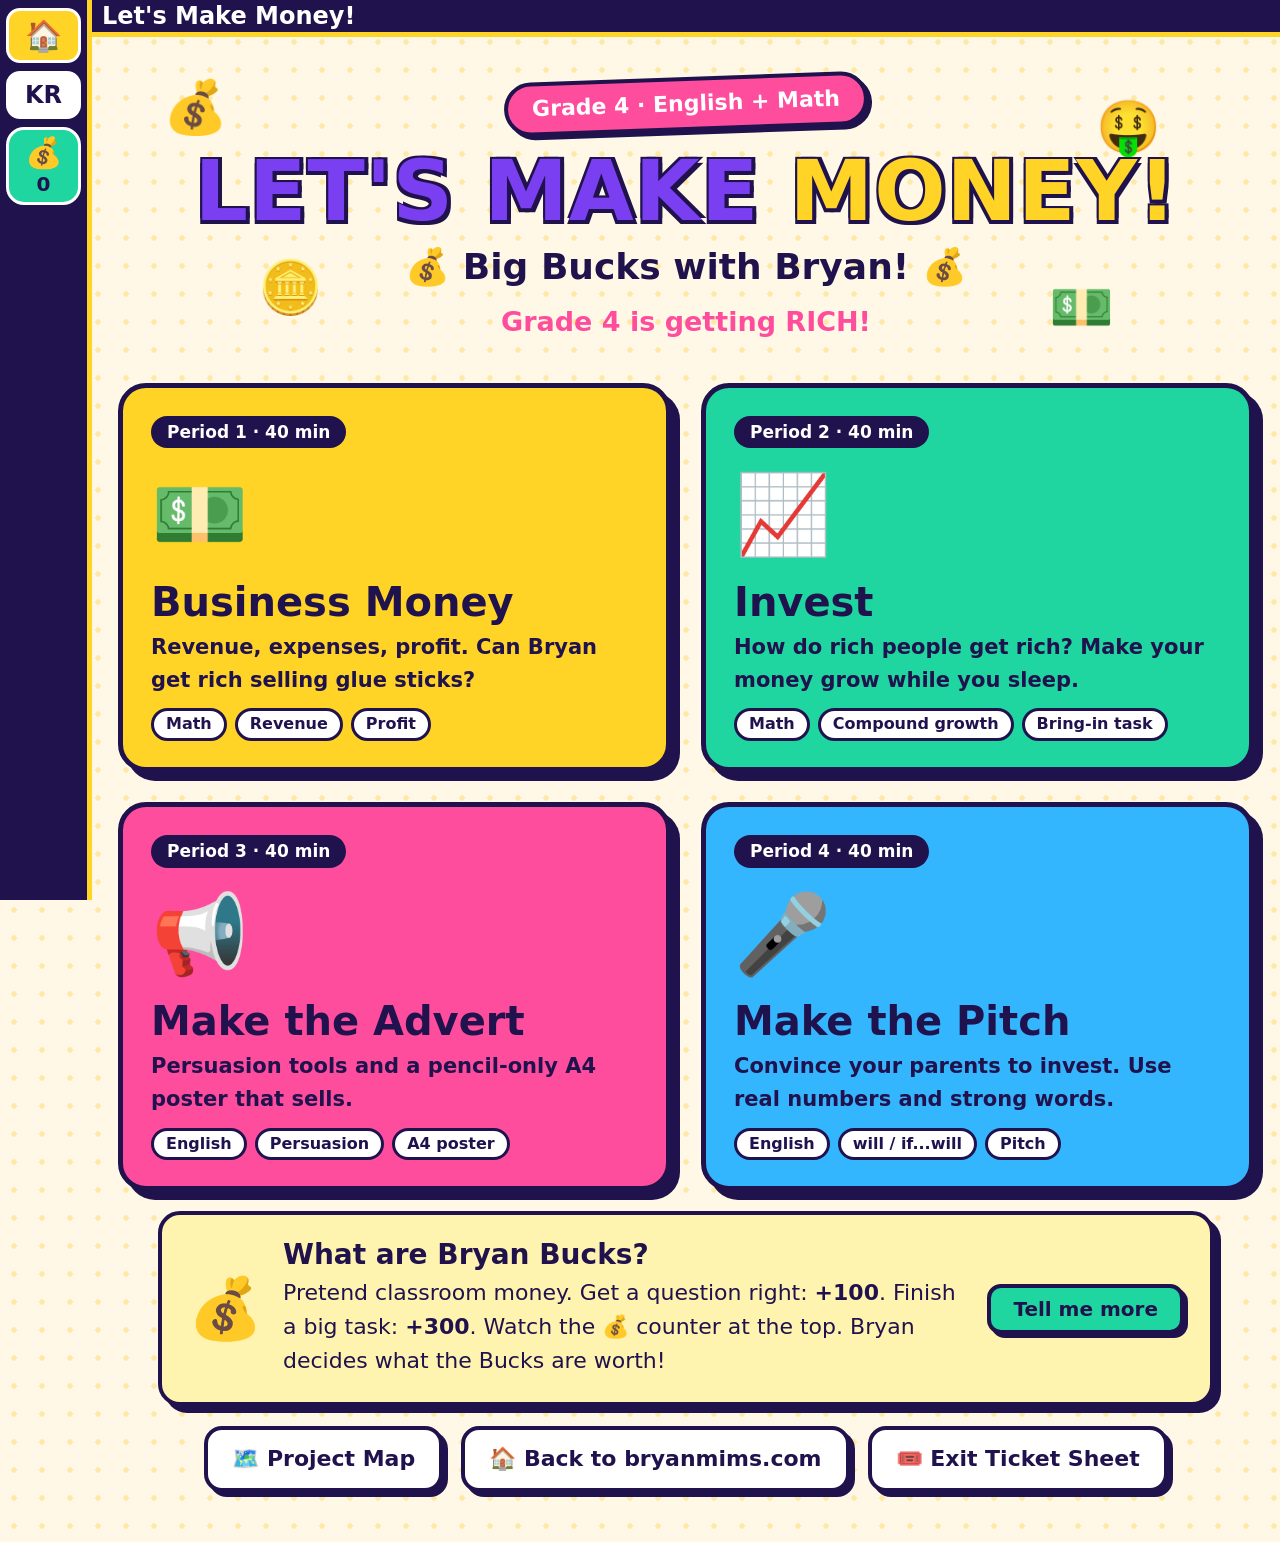
<file: big-bucks-demo.html>
<!DOCTYPE html>
<html lang="en">
<head>
<meta charset="UTF-8">
<meta name="viewport" content="width=device-width, initial-scale=1.0">
<title>Let's Make Money! Grade 4 Business Math Demo | Bryan Mims</title>
<meta name="description" content="Grade 4 ELL project hub: business money, investing, advertising and pitching. Four 40-minute lessons with interactive practice, lesson plans and exit tickets.">
<style>
:root{
  --ink:#20124d; --purple:#7b3ff2; --pink:#ff4d9d; --yellow:#ffd426; --mint:#1fd6a0; --sky:#34b6ff; --orange:#ff8c1a; --cream:#fff8e6; --white:#fff;
  --good:#12a36f; --bad:#e23b4e;
  --font:"Trebuchet MS","Arial Rounded MT Bold","Segoe UI","Apple SD Gothic Neo","Malgun Gothic",system-ui,sans-serif;
}
*{box-sizing:border-box;margin:0;padding:0;}
html{scroll-behavior:smooth;}
body{font-family:var(--font);font-size:22px;line-height:1.55;color:var(--ink);background-color:var(--cream);
  background-image:radial-gradient(#ffe9a8 2.5px,transparent 3px);background-size:28px 28px;min-height:100vh;}
a{color:inherit;text-decoration:none;}
.view{display:none;} .view.on{display:block;}
/* top bar */
.top{position:sticky;top:0;z-index:30;background:var(--ink);color:#fff;display:flex;align-items:center;gap:14px;padding:10px 20px;border-bottom:5px solid var(--yellow);}
.top .home{background:var(--yellow);color:var(--ink);border:3px solid #fff;border-radius:14px;padding:6px 16px;font-weight:900;font-size:19px;cursor:pointer;font-family:inherit;}
.top .ttl{flex:1;font-size:26px;font-weight:900;white-space:nowrap;overflow:hidden;text-overflow:ellipsis;}
.top .bk{background:var(--mint);color:var(--ink);border-radius:30px;padding:6px 18px;font-weight:900;font-size:20px;border:3px solid #fff;white-space:nowrap;}
.tabs{position:sticky;top:62px;z-index:25;background:#fff;border-bottom:5px solid var(--ink);display:flex;gap:8px;overflow-x:auto;padding:10px 16px;}
.tab{flex:0 0 auto;border:4px solid var(--ink);background:#fff;border-radius:16px;padding:8px 18px;font-size:20px;font-weight:900;cursor:pointer;font-family:inherit;color:var(--ink);box-shadow:3px 3px 0 var(--ink);}
.tab:hover{background:var(--cream);} .tab.on{background:var(--c,var(--purple));color:#fff;transform:translate(2px,2px);box-shadow:1px 1px 0 var(--ink);}
.wrap{max-width:1180px;margin:0 auto;padding:30px 22px 90px;}
/* pop cards */
.pop{background:#fff;border:4px solid var(--ink);border-radius:22px;box-shadow:7px 7px 0 var(--ink);padding:24px 26px;margin-bottom:28px;}
.pop.y{background:#fff3b0;} .pop.m{background:#d9fff1;} .pop.p{background:#ffe0f0;} .pop.s{background:#dff3ff;} .pop.v{background:#ece3ff;}
h1,h2,h3,h4{font-weight:900;line-height:1.15;}
h2{font-size:38px;margin-bottom:10px;} h3{font-size:28px;margin-bottom:10px;} h4{font-size:22px;margin-bottom:6px;}
.cols{display:grid;grid-template-columns:1fr 1fr;gap:26px;} @media(max-width:900px){.cols{grid-template-columns:1fr;}}
.timebadge{display:inline-block;background:var(--ink);color:#fff;border-radius:30px;padding:4px 16px;font-size:17px;font-weight:900;margin-bottom:14px;}
.banner{background:var(--purple);color:#fff;border:4px solid var(--ink);border-radius:22px;box-shadow:7px 7px 0 var(--ink);padding:22px 28px;font-size:30px;font-weight:900;margin-bottom:28px;}
.btn{background:var(--purple);color:#fff;border:4px solid var(--ink);border-radius:14px;box-shadow:4px 4px 0 var(--ink);padding:9px 22px;font-size:20px;font-weight:900;cursor:pointer;font-family:inherit;}
.btn:hover{filter:brightness(1.08);} .btn:active{transform:translate(3px,3px);box-shadow:1px 1px 0 var(--ink);}
.btn.y{background:var(--yellow);color:var(--ink);} .btn.m{background:var(--mint);color:var(--ink);} .btn.g{background:#fff;color:var(--ink);} .btn.pk{background:var(--pink);}
.row{display:flex;gap:12px;align-items:center;flex-wrap:wrap;}
input[type=number],input[type=text],select,textarea{font-family:inherit;font-size:22px;padding:9px 14px;border:4px solid var(--ink);border-radius:14px;outline:none;background:#fff;color:var(--ink);}
input[type=number]{width:190px;} input.wide,select.wide,textarea.wide{width:100%;}
input:focus,select:focus,textarea:focus{box-shadow:0 0 0 5px var(--yellow);}
label.l{display:block;font-weight:900;font-size:19px;margin:12px 0 5px;}
.hint{font-size:17px;opacity:.75;}
.note{background:#fff3b0;border:4px dashed var(--ink);border-radius:18px;padding:14px 20px;font-size:19px;margin:16px 0;}
.note.w{background:#ffe0e0;}
/* questions */
.ex{border:4px solid var(--ink);border-radius:18px;padding:16px 20px;margin-bottom:14px;background:#fff;}
.ex.ok{background:#d7f9e8;border-color:var(--good);} .ex.bad{background:#ffe3e6;border-color:var(--bad);}
.qt{font-size:22px;margin-bottom:10px;} .qn{display:inline-flex;width:36px;height:36px;border-radius:50%;background:var(--pink);color:#fff;align-items:center;justify-content:center;font-weight:900;margin-right:10px;font-size:19px;border:3px solid var(--ink);}
.fb{font-weight:900;font-size:19px;margin-top:8px;min-height:24px;} .fb.ok{color:var(--good);} .fb.bad{color:var(--bad);}
.mc .opts{display:grid;grid-template-columns:repeat(auto-fit,minmax(240px,1fr));gap:10px;}
.opt{border:4px solid var(--ink);border-radius:14px;background:#fff;padding:10px 14px;font-size:20px;font-weight:700;cursor:pointer;font-family:inherit;color:var(--ink);text-align:left;}
.opt:hover{background:var(--cream);} .opt.right{background:#a6f2cf;} .opt.wrong{background:#ffc2c9;}
/* flip cards */
.flipgrid{display:grid;grid-template-columns:repeat(auto-fill,minmax(250px,1fr));gap:16px;}
.flip{perspective:900px;height:160px;cursor:pointer;} .f-in{position:relative;width:100%;height:100%;transition:transform .5s;transform-style:preserve-3d;} .flip.on .f-in{transform:rotateY(180deg);}
.front,.back{position:absolute;inset:0;backface-visibility:hidden;border:4px solid var(--ink);border-radius:18px;display:flex;flex-direction:column;align-items:center;justify-content:center;padding:12px;text-align:center;box-shadow:4px 4px 0 var(--ink);}
.front{background:var(--c,var(--yellow));font-size:30px;font-weight:900;} .back{background:#fff;transform:rotateY(180deg);font-size:19px;}
.back i{font-size:17px;opacity:.8;margin-top:6px;}
/* tally */
.tallies{display:grid;gap:10px;} .tally{display:flex;justify-content:space-between;align-items:center;border:4px solid var(--ink);border-radius:14px;padding:10px 16px;background:#fff;font-size:20px;font-weight:800;cursor:pointer;font-family:inherit;color:var(--ink);text-align:left;gap:10px;}
.tally:hover{background:var(--cream);} .tally .cnt{background:var(--yellow);border:3px solid var(--ink);border-radius:30px;min-width:48px;text-align:center;padding:0 10px;font-size:22px;}
/* slides */
.slides .stage{position:relative;min-height:430px;}
.slide{display:none;background:#fff;border:4px solid var(--ink);border-radius:26px;box-shadow:8px 8px 0 var(--ink);padding:34px 40px;min-height:430px;animation:pop .35s;}
.slide.on{display:block;} @keyframes pop{from{transform:scale(.97);opacity:.4}to{transform:none;opacity:1}}
.slide h3{font-size:36px;} .slide p{font-size:26px;margin:10px 0;} .slide .big{font-size:56px;font-weight:900;line-height:1.1;}
.slide ul{margin:10px 0 10px 28px;font-size:25px;} .slide li{margin:6px 0;}
.snav{display:flex;justify-content:space-between;align-items:center;margin:20px 0 28px;gap:12px;}
.dots{display:flex;gap:7px;flex-wrap:wrap;justify-content:center;} .dots i{width:16px;height:16px;border-radius:50%;background:#fff;border:3px solid var(--ink);display:block;} .dots i.on{background:var(--pink);}
.eq{display:flex;flex-wrap:wrap;gap:12px;align-items:center;justify-content:center;font-size:36px;font-weight:900;margin:18px 0;}
.eq span.t{padding:8px 22px;border:4px solid var(--ink);border-radius:16px;box-shadow:4px 4px 0 var(--ink);}
.t.in{background:var(--mint);} .t.out{background:#ff8f9c;} .t.keep{background:var(--yellow);} .t.pl{background:#fff;} .t.pu{background:#d6c4ff;}
.three{display:grid;grid-template-columns:repeat(auto-fit,minmax(230px,1fr));gap:18px;margin-top:20px;}
.three div.c{border:4px solid var(--ink);border-radius:20px;padding:18px;text-align:center;box-shadow:5px 5px 0 var(--ink);font-size:22px;} .three .c .em{font-size:52px;display:block;} .three .c b{display:block;font-size:30px;}
.table{width:100%;border-collapse:collapse;font-size:22px;margin:10px 0;} .table th{background:var(--ink);color:#fff;padding:10px 14px;text-align:left;} .table td{padding:10px 14px;border-bottom:3px solid #eadfc2;} .table td.n{text-align:right;font-weight:900;} .table tr.hl td{background:var(--yellow);font-weight:900;}
/* lab */
.lab{display:grid;grid-template-columns:1fr 1fr;gap:24px;} @media(max-width:900px){.lab{grid-template-columns:1fr;}}
.lab input[type=range]{width:100%;accent-color:var(--pink);height:30px;} .lab .v{font-size:28px;font-weight:900;color:var(--purple);}
.result .rr{display:flex;justify-content:space-between;font-size:24px;font-weight:800;padding:8px 0;border-bottom:3px dashed #cdbd8a;} .result .rr.final{font-size:34px;border-bottom:none;}
.bars{margin:12px 0;} .bar{height:30px;border:3px solid var(--ink);border-radius:10px;margin:6px 0;position:relative;background:#fff;overflow:hidden;} .bar i{display:block;height:100%;transition:width .3s;} .bar span{position:absolute;left:10px;top:0;font-size:17px;font-weight:900;line-height:24px;}
/* paths */
.pathgrid{display:grid;grid-template-columns:repeat(auto-fit,minmax(260px,1fr));gap:16px;}
.pathcard{border:4px solid var(--ink);border-radius:18px;background:#fff;padding:12px;} .path{width:100%;background:var(--sky);border:3px solid var(--ink);border-radius:12px;padding:10px;font-size:21px;font-weight:900;cursor:pointer;font-family:inherit;color:var(--ink);} .pathcard .res{font-size:19px;margin-top:10px;} .pathcard .res[hidden]{display:none;}
/* skill */
.skill{background:linear-gradient(135deg,#ece3ff,#dff3ff);border:4px solid var(--ink);border-radius:24px;box-shadow:7px 7px 0 var(--ink);padding:26px;margin-bottom:28px;}
.skill .tp{display:flex;justify-content:space-between;align-items:center;flex-wrap:wrap;gap:10px;margin-bottom:12px;}
.lvl{display:flex;gap:6px;} .lvl i{width:42px;height:16px;border-radius:9px;border:3px solid var(--ink);background:#fff;display:block;} .lvl i.on{background:var(--yellow);} .lvl i.done{background:var(--mint);}
.score{display:flex;gap:12px;flex-wrap:wrap;} .score div{background:#fff;border:3px solid var(--ink);border-radius:30px;padding:3px 16px;font-weight:900;font-size:18px;} .score b{font-size:22px;margin-left:6px;color:var(--purple);}
.skill .prompt{font-size:28px;font-weight:800;margin:16px 0 18px;line-height:1.4;}
/* charts */
.chart{width:100%;height:auto;display:block;}
.stats{display:grid;grid-template-columns:repeat(auto-fit,minmax(170px,1fr));gap:12px;margin-top:14px;} .stat{background:#fff;border:4px solid var(--ink);border-radius:16px;padding:12px;text-align:center;box-shadow:4px 4px 0 var(--ink);} .stat .v{font-size:27px;font-weight:900;} .stat .k{font-size:16px;opacity:.8;}
.explorer{display:grid;grid-template-columns:320px 1fr;gap:26px;} @media(max-width:950px){.explorer{grid-template-columns:1fr;}}
.explorer input[type=range]{width:100%;accent-color:var(--pink);height:30px;}
/* hub */
.hubhero{text-align:center;padding:40px 20px 10px;position:relative;overflow:hidden;}
.hubhero .small{display:inline-block;background:var(--pink);color:#fff;border:4px solid var(--ink);border-radius:30px;padding:6px 24px;font-size:22px;font-weight:900;transform:rotate(-2deg);box-shadow:4px 4px 0 var(--ink);}
.hubhero h1{font-size:84px;line-height:1;margin:18px 0 6px;color:var(--purple);text-shadow:4px 4px 0 var(--ink),-2px -2px 0 var(--ink),4px -2px 0 var(--ink),-2px 4px 0 var(--ink);letter-spacing:1px;} @media(max-width:700px){.hubhero h1{font-size:48px;}}
.hubhero h1 em{color:var(--yellow);font-style:normal;}
.hubhero .sub{font-size:36px;font-weight:900;margin-bottom:6px;} .hubhero .sub2{font-size:27px;font-weight:800;color:var(--pink);}
.float{position:absolute;font-size:52px;animation:bob 4s ease-in-out infinite;} @keyframes bob{50%{transform:translateY(-18px) rotate(10deg)}}
.lessons{display:grid;grid-template-columns:repeat(auto-fit,minmax(380px,1fr));gap:30px;max-width:1180px;margin:30px auto 20px;padding:0 22px;} @media(max-width:480px){.lessons{grid-template-columns:1fr;}}
.lcard{display:block;border:5px solid var(--ink);border-radius:28px;box-shadow:9px 9px 0 var(--ink);padding:26px 28px;background:var(--c);color:var(--ink);transition:transform .15s;position:relative;}
.lcard:hover{transform:translate(-4px,-4px) rotate(-.6deg);box-shadow:13px 13px 0 var(--ink);}
.lcard .pn{display:inline-block;background:var(--ink);color:#fff;border-radius:30px;padding:3px 16px;font-size:17px;font-weight:900;}
.lcard .em{font-size:78px;display:block;margin:6px 0;} .lcard .nm{font-size:40px;font-weight:900;line-height:1.05;} .lcard .ds{font-size:21px;margin-top:8px;font-weight:700;} .lcard .tags{margin-top:12px;display:flex;gap:8px;flex-wrap:wrap;} .lcard .tags span{background:#fff;border:3px solid var(--ink);border-radius:30px;padding:1px 12px;font-size:16px;font-weight:900;}
.extras{display:flex;gap:18px;justify-content:center;flex-wrap:wrap;margin:10px 20px 50px;}
.extras a{background:#fff;border:4px solid var(--ink);border-radius:18px;box-shadow:5px 5px 0 var(--ink);padding:12px 24px;font-size:22px;font-weight:900;} .extras a:hover{background:var(--yellow);}
/* plan */
.plan h3{margin-top:6px;} .plan .grid2{display:grid;grid-template-columns:1fr 1fr;gap:22px;} @media(max-width:900px){.plan .grid2{grid-template-columns:1fr;}}
.plan ul{margin:6px 0 6px 26px;} .plan li{margin:6px 0;font-size:20px;} .plan p{font-size:20px;margin:6px 0;}
.plan .table td,.plan .table th{font-size:19px;}
.tk{border:3px dashed var(--ink);border-radius:14px;padding:14px;background:#fff;}
.pill{display:inline-block;border:3px solid var(--ink);border-radius:30px;padding:0 12px;font-weight:900;font-size:16px;background:var(--yellow);margin:2px 3px 2px 0;}
/* tickets */
.tgrid{display:grid;grid-template-columns:1fr 1fr;gap:0;border:3px dashed #555;background:#fff;color:#000;}
.tick{padding:18px 20px;border:2px dashed #888;font-size:17px;min-height:330px;}
.tick h4{font-size:20px;margin-bottom:4px;} .tick .nm{font-size:15px;margin-bottom:10px;} .tick p{margin:8px 0;font-size:17px;} .ln{display:inline-block;border-bottom:2px solid #000;min-width:90px;height:20px;vertical-align:bottom;}
.tick .box{border:2px solid #000;min-height:58px;margin:8px 0;}
/* ad maker */
.maker{display:grid;grid-template-columns:1fr 440px;gap:28px;} @media(max-width:1000px){.maker{grid-template-columns:1fr;}}
.paper{background:#fff;border:4px solid var(--ink);box-shadow:7px 7px 0 var(--ink);aspect-ratio:210/297;width:100%;max-width:440px;padding:10% 8%;display:flex;flex-direction:column;gap:3%;font-size:clamp(12px,1.9vw,17px);overflow:hidden;}
.paper .hl{font-size:2.5em;font-weight:900;line-height:1.05;text-transform:none;} .paper .hk{font-size:1.25em;font-style:italic;} .paper .of{font-size:1.2em;}
.paper .pic{flex:1;border:3px dashed #999;border-radius:12px;display:flex;align-items:center;justify-content:center;color:#999;font-size:1.1em;text-align:center;padding:6px;min-height:50px;}
.paper .pr{font-size:2.3em;font-weight:900;} .paper .ct{font-size:1.15em;border-top:3px solid #000;padding-top:2%;} .paper .cta{font-size:1.5em;font-weight:900;}
.paper.color{background:#fffbe0;} .paper.color .hl{color:var(--purple);} .paper.color .pr{color:var(--pink);}
.checks div{font-size:19px;padding:4px 0;} .checks .yes{color:var(--good);font-weight:900;} .checks .no{color:#888;}
.wc{font-size:30px;font-weight:900;} .wc.over{color:var(--bad);}
.selrow{display:grid;grid-template-columns:1fr 240px;gap:12px;align-items:center;margin-bottom:10px;} @media(max-width:700px){.selrow{grid-template-columns:1fr;}}
.reorder .it{display:flex;gap:10px;align-items:center;border:4px solid var(--ink);border-radius:14px;padding:8px 12px;margin-bottom:8px;background:#fff;font-size:20px;} .reorder .it .tx{flex:1;} .reorder .it button{border:3px solid var(--ink);border-radius:10px;background:var(--yellow);font-weight:900;cursor:pointer;width:38px;height:38px;font-size:18px;}
.cloze select{font-size:20px;padding:4px 8px;border-width:3px;} .cloze p{font-size:23px;line-height:2.1;margin:8px 0;}
.cloze select.ok{background:#a6f2cf;} .cloze select.bad{background:#ffc2c9;}
.rubric th,.rubric td{font-size:18px;vertical-align:top;}
.timer{font-size:64px;font-weight:900;text-align:center;} .timer.low{color:var(--bad);}
.coin{position:absolute;pointer-events:none;font-size:32px;z-index:999;animation:fly 1.1s ease-out forwards;} @keyframes fly{to{transform:translate(var(--dx),var(--dy)) rotate(360deg);opacity:0}}
#toast{position:fixed;left:50%;bottom:34px;transform:translate(-50%,40px);background:var(--ink);color:var(--yellow);border:4px solid #fff;border-radius:40px;padding:10px 28px;font-size:26px;font-weight:900;opacity:0;pointer-events:none;transition:all .25s;z-index:1000;box-shadow:0 6px 0 rgba(0,0,0,.25);}
#toast.on{opacity:1;transform:translate(-50%,0);}
.top .bk{cursor:pointer;} .top .bk.pulse{animation:pulse .5s;} @keyframes pulse{50%{transform:scale(1.18);background:var(--yellow);}}
#bkm{display:none;position:fixed;inset:0;background:rgba(32,18,77,.7);z-index:2000;align-items:center;justify-content:center;padding:20px;} #bkm.on{display:flex;}
#bkm .box{background:#fff;border:5px solid var(--ink);border-radius:26px;box-shadow:9px 9px 0 var(--ink);max-width:640px;padding:28px 32px;font-size:23px;} #bkm h3{font-size:34px;}
.bkinfo{max-width:1100px;margin:0 auto 20px;padding:0 22px;} .bkinfo .pop{margin-bottom:0;display:flex;gap:20px;align-items:center;flex-wrap:wrap;} .bkinfo .big{font-size:60px;}
#printRoot{display:none;}
@media print{
  @page{size:A4;margin:10mm;}
  body.printing{background:#fff !important;}
  body.printing>*:not(#printRoot){display:none !important;}
  body.printing #printRoot{display:block !important;}
  #printRoot .paper{box-shadow:none;max-width:none;width:190mm;height:277mm;font-size:16pt;}
  #printRoot .tgrid{width:190mm;}
  #printRoot .tick{min-height:132mm;}
}

/* ===== additions ===== */
.ko{display:none;} body.kr .en{display:none;} body.kr .ko{display:inline;}
.top .kr{background:#fff;color:var(--ink);border:3px solid var(--yellow);border-radius:14px;padding:6px 14px;font-weight:900;font-size:19px;cursor:pointer;font-family:inherit;white-space:nowrap;}
.vm{display:inline-block;font-weight:900;font-size:48px;line-height:1.25;font-variant-numeric:tabular-nums;margin:8px 22px 8px 0;vertical-align:top;}
.vm .r{display:flex;justify-content:flex-end;gap:16px;} .vm .op{width:44px;text-align:center;opacity:.85;} .vm .num{min-width:210px;text-align:right;padding:0 8px;}
.vm .vrule{height:0;border-top:7px solid var(--ink);border-radius:4px;margin:4px 0 4px 0;}
.vm .r.res .num{background:var(--yellow);border-radius:12px;} .vm .num.in{color:#0b8a65;} .vm .num.out{color:var(--bad);}
.vm .lab{font-size:20px;opacity:.7;align-self:center;margin-left:10px;white-space:nowrap;font-weight:700;}
.calc{display:inline-block;vertical-align:top;margin:8px 26px 8px 0;background:#fff8d6;border:4px dashed var(--ink);border-radius:20px;padding:12px 20px;}
.calc .vm{margin:0;font-size:42px;} .calc input{width:210px;font-size:38px;font-weight:900;text-align:right;padding:2px 10px;}
.calc .row{margin-top:8px;} .calc .fb{font-size:20px;} .calc.done .vm .num.q{background:#a6f2cf;border-radius:12px;}
.calc .btn{font-size:18px;padding:6px 14px;}
.rb{margin:12px 0;} .rb .rbl{font-weight:900;font-size:22px;margin-bottom:4px;} .rbt{display:flex;height:52px;border:4px solid var(--ink);border-radius:14px;overflow:hidden;background:#fff;}
.rbt i{display:flex;align-items:center;justify-content:center;font-style:normal;font-weight:900;font-size:21px;white-space:nowrap;overflow:hidden;} .rbt i.e{background:#ff8f9c;} .rbt i.p{background:var(--yellow);} .rbt i.rv{background:var(--mint);} .rbt i.l{background:#ff6b7a;}
.marg{width:100%;border-collapse:collapse;font-size:23px;} .marg td{padding:6px 8px;vertical-align:middle;} .marg td.nm{width:230px;font-weight:900;} .marg td.pc{width:90px;text-align:right;font-weight:900;}
.mgb{display:flex;height:34px;border:3px solid var(--ink);border-radius:10px;overflow:hidden;background:#ff8f9c;} .mgb i{background:var(--yellow);display:block;min-width:4px;}
.pl{display:grid;grid-template-columns:1fr 290px;gap:22px;align-items:start;} @media(max-width:1000px){.pl{grid-template-columns:1fr;}}
.prow{display:grid;grid-template-columns:44px 1fr auto;gap:12px;align-items:center;border-bottom:3px dashed #cdbd8a;padding:9px 0;} .prow .pt{font-size:23px;line-height:1.35;}
.prow .rt{display:flex;gap:8px;align-items:center;} .prow input{width:150px;padding:6px 10px;font-size:22px;} .prow .btn{font-size:17px;padding:6px 12px;} .prow .st{font-size:26px;width:30px;text-align:center;}
.prow.ok{background:#e6fbf1;} .prow.bad{background:#fff0f2;} .prow .hn{grid-column:2/4;font-size:17px;color:var(--bad);font-weight:800;}
.prow .ky{grid-column:2/4;font-size:19px;color:var(--purple);font-weight:900;}
.side{position:sticky;top:130px;} .side .big{font-size:56px;font-weight:900;color:var(--purple);line-height:1;}
.pgdots{display:flex;gap:8px;} .pgdots i{width:18px;height:18px;border-radius:50%;border:3px solid var(--ink);background:#fff;display:block;} .pgdots i.on{background:var(--pink);}
.xp{display:grid;grid-template-columns:330px 1fr;gap:24px;} @media(max-width:1000px){.xp{grid-template-columns:1fr;}}
.xp input[type=range]{width:100%;accent-color:var(--pink);height:30px;} .xp .big{font-size:50px;font-weight:900;color:var(--good);line-height:1.05;}
.lg{display:flex;gap:16px;flex-wrap:wrap;font-weight:800;font-size:18px;margin:6px 0;} .lg i{display:inline-block;width:18px;height:18px;border:3px solid var(--ink);border-radius:5px;vertical-align:-3px;margin-right:6px;}
.lk{display:grid;grid-template-columns:repeat(auto-fill,minmax(300px,1fr));gap:16px;} .lc{display:block;background:#fff;border:4px solid var(--ink);border-radius:18px;box-shadow:5px 5px 0 var(--ink);padding:14px 18px;} .lc:hover{background:var(--yellow);}
.lc b{display:block;font-size:22px;} .lc span{font-size:17px;opacity:.8;} .lc em{display:block;font-size:14px;opacity:.65;font-style:normal;word-break:break-all;margin-top:4px;}
.mad{background:#fff;border:4px solid var(--ink);border-radius:16px;padding:16px 18px;box-shadow:5px 5px 0 var(--ink);font-size:20px;} .mad div{margin:5px 0;} .mad .tg{display:inline-block;background:var(--ink);color:#fff;border-radius:20px;font-size:13px;padding:0 10px;margin-right:8px;font-weight:900;vertical-align:2px;}
.mad .h{font-size:34px;font-weight:900;line-height:1.1;} .mad .pc2{font-size:30px;font-weight:900;color:var(--pink);}
.sm{font-size:17px;opacity:.75;}

.vm{display:inline-grid;grid-template-columns:46px auto auto;column-gap:10px;align-items:center;font-weight:900;font-size:48px;line-height:1.25;font-variant-numeric:tabular-nums;margin:8px 26px 8px 0;vertical-align:top;}
.vm .op{text-align:center;opacity:.85;} .vm .num{text-align:right;padding:0 10px;min-width:200px;border-radius:12px;} .vm .lab{font-size:20px;opacity:.7;font-weight:700;white-space:nowrap;}
.vm .vrule{grid-column:1/3;height:0;border-top:7px solid var(--ink);border-radius:4px;margin:4px 0;}
.vm .num.rs{background:var(--yellow);} .vm .num.in{color:#0b8a65;} .vm .num.out{color:var(--bad);} .vm .num.q{background:#fff;border:4px dashed var(--ink);padding:0 6px;}
.calc.done .vm .num.q{background:#a6f2cf;border:4px solid var(--good);} .calc .cin{width:190px;border-width:0;font-size:40px;padding:0 4px;background:transparent;box-shadow:none !important;}

/* ===== layout ===== */
:root{--rail:132px;}
body{padding-left:var(--rail);}
#rail{position:fixed;left:0;top:0;bottom:0;width:var(--rail);background:var(--ink);border-right:5px solid var(--yellow);z-index:40;display:flex;flex-direction:column;gap:10px;padding:10px 8px;overflow-y:auto;}
#rail .rbtn{background:var(--yellow);color:var(--ink);border:3px solid #fff;border-radius:14px;padding:10px 4px;font-weight:900;font-size:20px;cursor:pointer;font-family:inherit;line-height:1.1;}
#rail .rbtn.kr{background:#fff;} #rail .rbtn:hover{filter:brightness(1.1);}
#rail .bk{background:var(--mint);color:var(--ink);border-radius:18px;padding:8px 4px;font-weight:900;font-size:17px;border:3px solid #fff;text-align:center;cursor:pointer;line-height:1.15;}
#rail .bk b{display:block;font-size:26px;}
#sn{margin-top:auto;display:flex;flex-direction:column;gap:8px;} #sn .btn{font-size:22px;padding:16px 4px;width:100%;} #scount{text-align:center;color:#fff;font-weight:900;font-size:22px;}
.top{position:sticky;top:0;z-index:30;display:flex;align-items:stretch;gap:12px;padding:6px 10px;border-bottom:5px solid var(--yellow);background:var(--ink);color:#fff;}
.top .ttl{flex:0 1 21%;font-size:clamp(14px,1.3vw,22px);white-space:normal;line-height:1.1;display:flex;align-items:center;font-weight:900;}
.top.dyn .ttl{flex:1;font-size:24px;}
.tabs{position:static;display:flex;flex:1;gap:6px;border:0;padding:0;background:none;overflow:visible;}
.tab{flex:1 1 0;display:flex;align-items:center;justify-content:center;text-align:center;line-height:1.05;padding:4px;min-height:54px;font-size:clamp(14px,1.5vw,26px);border-width:3px;border-radius:12px;box-shadow:2px 2px 0 #000;min-width:0;}
@media(max-width:820px){:root{--rail:0px;} #rail{top:auto;bottom:0;left:0;right:0;width:auto;flex-direction:row;border-right:0;border-top:5px solid var(--yellow);padding:6px;} #sn{margin:0 0 0 auto;flex-direction:row;} body{padding-bottom:90px;} .top{flex-wrap:wrap;} .top .ttl{flex:1 0 100%;} .tabs{flex-wrap:wrap;}}
body.printing{padding-left:0 !important;} #printRoot .pcard{width:190mm;font-size:15pt;box-shadow:none;}
.bl{display:flex;justify-content:space-between;font-weight:900;font-size:20px;margin-top:8px;} .bar{height:26px !important;margin:3px 0 !important;}
.vmw{display:inline-block;vertical-align:top;margin:8px 26px 8px 0;max-width:100%;} .vmw .vm{margin:0;} .calc .vmw{margin:0;}
.qm{vertical-align:top;margin:4px 0 0 4px;width:44px;height:44px;border-radius:50%;border:4px solid var(--ink);background:var(--sky);color:var(--ink);font-weight:900;font-size:24px;cursor:pointer;font-family:inherit;box-shadow:3px 3px 0 var(--ink);}
.brk{margin-top:8px;background:#e9f6ff;border:3px dashed var(--ink);border-radius:14px;padding:8px 14px;font-size:22px;font-weight:800;max-width:560px;line-height:1.5;} .brk div{margin:3px 0;}
#fm{display:none;position:fixed;inset:0;background:rgba(32,18,77,.82);z-index:1500;align-items:center;justify-content:center;flex-direction:column;gap:14px;padding:20px;} #fm.on{display:flex;}
#fm .flip{width:min(900px,88vw);height:min(560px,68vh);} #fm .front{font-size:clamp(48px,10vw,130px);box-shadow:8px 8px 0 #000;} #fm .back{font-size:clamp(26px,3.6vw,50px);padding:30px;box-shadow:8px 8px 0 #000;line-height:1.35;} #fm .back i{font-size:.82em;margin-top:22px;opacity:1;color:var(--purple);font-weight:800;} #fm .fmh{color:#fff;font-size:20px;font-weight:800;}
.pcard{background:#fff;border:5px solid var(--ink);border-radius:24px;box-shadow:7px 7px 0 var(--ink);overflow:hidden;margin-top:6px;}
.pcard .ph{display:flex;align-items:center;gap:14px;background:linear-gradient(135deg,var(--pink),var(--purple));color:#fff;padding:14px 18px;} .pcard .pe{font-size:68px;line-height:1;background:#fff;border-radius:20px;border:4px solid var(--ink);padding:4px 10px;} .pcard .pt1{font-size:32px;font-weight:900;line-height:1.1;} .pcard .pt2{font-size:18px;font-weight:700;opacity:.95;} .pcard .pp{margin-left:auto;background:var(--yellow);color:var(--ink);border:4px solid var(--ink);border-radius:50%;width:112px;height:112px;display:flex;flex-direction:column;align-items:center;justify-content:center;font-weight:900;font-size:26px;transform:rotate(8deg);flex:0 0 auto;} .pcard .pp small{font-size:15px;}
.pcard .pb{padding:14px 18px;} .pcard .stats{margin-top:0;} .pcard .pdraw{border:3px dashed #999;border-radius:14px;min-height:70px;display:flex;align-items:center;justify-content:center;color:#999;margin-top:10px;font-size:18px;}

/* ===== final ===== */
:root{--rail:92px;}
#rail{padding:8px 6px;gap:8px;} #rail .rbtn{font-size:30px;padding:8px 2px;} #rail .rbtn.kr{font-size:24px;} #rail .bk{font-size:30px;padding:6px 2px;} #rail .bk b{font-size:20px;margin-top:2px;}
#sn .btn{font-size:30px;padding:14px 2px;} #scount{font-size:18px;}
.top{padding:3px 10px;gap:10px;} .top .ttl{font-size:clamp(12px,1vw,18px);}
.tab{min-height:43px;padding:2px 3px;font-size:clamp(11px,1.05vw,17px);line-height:1.05;overflow:hidden;overflow-wrap:anywhere;border-radius:10px;}
.glab{display:grid;grid-template-columns:minmax(250px,1fr) minmax(280px,1fr);gap:8px 30px;align-items:center;}
.glab .sl label{display:flex;justify-content:space-between;font-weight:900;font-size:20px;margin:0 0 2px;} .glab .sl .v{font-size:24px;color:var(--purple);}
.glab input[type=range]{width:100%;accent-color:var(--pink);height:26px;display:block;}
.glab .rs2{display:flex;justify-content:space-between;align-items:baseline;font-weight:900;font-size:20px;} .glab .rs2 b{font-size:24px;font-variant-numeric:tabular-nums;}
.glab .bar{height:24px !important;margin:3px 0 0 !important;} .glab .rs2.fin b{font-size:30px;}
.glab .cell{padding:6px 0;border-bottom:3px dashed #cdbd8a;}
@media(max-width:900px){.glab{grid-template-columns:1fr;}}
</style>
</head>
<body>

<!-- HUB -->
<div class="view on" id="v-home">
  <div class="hubhero">
    <span class="float" style="left:6%;top:30px">💰</span><span class="float" style="right:10%;top:50px;animation-delay:1s">🤑</span><span class="float" style="left:14%;top:210px;animation-delay:2s">🪙</span><span class="float" style="right:14%;top:230px;animation-delay:.5s">💵</span>
    <span class="small"><span class="en">Grade 4 · English + Math</span><span class="ko">4학년 · 영어 + 수학</span></span>
    <h1><span class="en">LET'S MAKE <em>MONEY!</em></span><span class="ko">돈을 <em>벌자!</em></span></h1>
    <div class="sub">💰 <span class="en">Big Bucks with Bryan!</span><span class="ko">브라이언과 함께 큰돈!</span> 💰</div>
    <div class="sub2"><span class="en">Grade 4 is getting RICH!</span><span class="ko">4학년이 부자가 된다!</span></div>
  </div>
  <div class="lessons">
    <a class="lcard" style="--c:var(--yellow)" href="#" data-nav="1/warm"><span class="pn"><span class="en">Period 1 · 40 min</span><span class="ko">1교시 · 40분</span></span><span class="em">💵</span><div class="nm"><span class="en">Business Money</span><span class="ko">비즈니스 머니</span></div><div class="ds"><span class="en">Revenue, expenses, profit. Can Bryan get rich selling glue sticks?</span><span class="ko">수입, 지출, 이익. 브라이언은 딱풀을 팔아 부자가 될 수 있을까?</span></div><div class="tags"><span>Math</span><span>Revenue</span><span>Profit</span></div></a>
    <a class="lcard" style="--c:var(--mint)" href="#" data-nav="2/warm"><span class="pn"><span class="en">Period 2 · 40 min</span><span class="ko">2교시 · 40분</span></span><span class="em">📈</span><div class="nm"><span class="en">Invest</span><span class="ko">투자하기</span></div><div class="ds"><span class="en">How do rich people get rich? Make your money grow while you sleep.</span><span class="ko">부자들은 어떻게 부자가 될까? 자는 동안에도 돈이 자라게 하자.</span></div><div class="tags"><span>Math</span><span>Compound growth</span><span>Bring-in task</span></div></a>
    <a class="lcard" style="--c:var(--pink)" href="#" data-nav="3/warm"><span class="pn"><span class="en">Period 3 · 40 min</span><span class="ko">3교시 · 40분</span></span><span class="em">📢</span><div class="nm"><span class="en">Make the Advert</span><span class="ko">광고 만들기</span></div><div class="ds"><span class="en">Persuasion tools and a pencil-only A4 poster that sells.</span><span class="ko">설득의 도구로 연필로 만드는 A4 광고 포스터.</span></div><div class="tags"><span>English</span><span>Persuasion</span><span>A4 poster</span></div></a>
    <a class="lcard" style="--c:var(--sky)" href="#" data-nav="4/warm"><span class="pn"><span class="en">Period 4 · 40 min</span><span class="ko">4교시 · 40분</span></span><span class="em">🎤</span><div class="nm"><span class="en">Make the Pitch</span><span class="ko">피치 만들기</span></div><div class="ds"><span class="en">Convince your parents to invest. Use real numbers and strong words.</span><span class="ko">부모님을 설득해 투자를 받자. 진짜 숫자와 강한 말을 쓰자.</span></div><div class="tags"><span>English</span><span>will / if...will</span><span>Pitch</span></div></a>
  </div>
  <div class="bkinfo"><div class="pop y"><span class="big">💰</span><div style="flex:1;min-width:240px"><h3 style="margin-bottom:4px"><span class="en">What are Bryan Bucks?</span><span class="ko">브라이언 벅스가 뭘까?</span></h3><p style="font-size:22px"><span class="en">Pretend classroom money. Get a question right: <b>+100</b>. Finish a big task: <b>+300</b>. Watch the 💰 counter at the top. Bryan decides what the Bucks are worth!</span><span class="ko">교실에서 쓰는 가짜 돈이에요. 문제를 맞히면 <b>+100</b>, 큰 활동을 끝내면 <b>+300</b>. 위의 💰 숫자를 보세요. 가치는 브라이언이 정해요!</span></p></div><button class="btn m bkhelp"><span class="en">Tell me more</span><span class="ko">더 알아보기</span></button></div></div>
  <div class="extras">
    <a href="#" data-nav="overview">🗺️ <span class="en">Project Map</span><span class="ko">프로젝트 지도</span></a>
    <a href="index.html#/about">🏠 <span class="en">Back to bryanmims.com</span><span class="ko">bryanmims.com으로</span></a>
    <a href="#" data-nav="tickets">🎟️ <span class="en">Exit Ticket Sheet</span><span class="ko">퇴실 티켓</span></a>
  </div>
</div>

<!-- OVERVIEW -->
<div class="view" id="v-overview"></div>
<!-- TICKETS -->
<div class="view" id="v-tickets"></div>

<!-- LESSON -->
<div class="view" id="v-lesson">
  <div class="top" id="ltop"><div class="ttl" id="lttl"></div><div class="tabs" id="tabs"></div></div>
  <div class="wrap" id="panel"></div>
</div>
<div id="printRoot"></div>
<div id="bkm"><div class="box"><h3>💰 What are Bryan Bucks?</h3><p style="margin:10px 0">Pretend classroom money. You earn it by doing the math and English work in this hub.</p><ul style="margin:6px 0 12px 26px"><li><b>+100</b> for each correct answer</li><li><b>+300</b> for finishing a bigger task</li><li>Bryan decides what the Bucks are worth in class.</li></ul><div class="row"><button class="btn y" id="bkclose">Got it!</button><button class="btn g" id="bkreset">🔄 Reset to 0 (new class)</button></div></div></div>

<aside id="rail">
  <button class="rbtn" data-nav="home" title="Hub">🏠</button>
  <button class="rbtn kr" id="krbtn" title="English / 한국어"><span class="en">KR</span><span class="ko">EN</span></button>
  <div class="bk" id="bkbtn" title="What are Bryan Bucks?">💰<br><b id="bucks">0</b></div>
  <div id="sn"></div>
</aside>

<script>
/* ===== helpers ===== */
const $=(s,r=document)=>r.querySelector(s), $$=(s,r=document)=>[...r.querySelectorAll(s)];
const fmt=n=>Math.round(n).toLocaleString('en-US'), rnd=(a,b)=>Math.floor(Math.random()*(b-a+1))+a, pick=a=>a[Math.floor(Math.random()*a.length)];
const g=(p,n)=>p*Math.pow(1.1,n);
const S={}; /* per-session saved inputs */
let bucks=0;try{bucks=+localStorage.getItem('g4bucks')||0;}catch(e){}
function toast(m){let t=$('#toast');if(!t){t=document.createElement('div');t.id='toast';document.body.appendChild(t);}t.textContent=m;t.className='on';clearTimeout(toast.h);toast.h=setTimeout(()=>t.className='',1300);}
function earn(n,el){bucks+=n;const b=$('#bucks');if(b){b.textContent=fmt(bucks);b.parentElement.classList.remove('pulse');void b.parentElement.offsetWidth;b.parentElement.classList.add('pulse');}toast('+'+n+' 💰 '+L('Bryan Bucks!','브라이언 벅스!'));try{localStorage.setItem('g4bucks',bucks);}catch(e){}if(el)boom(el);}
function boom(el){const r=el.getBoundingClientRect();for(let i=0;i<8;i++){const s=document.createElement('span');s.className='coin';s.textContent=['💰','🪙','⭐','💵'][i%4];s.style.left=(r.left+r.width/2+scrollX)+'px';s.style.top=(r.top+scrollY)+'px';s.style.setProperty('--dx',(Math.random()*260-130)+'px');s.style.setProperty('--dy',(-60-Math.random()*130)+'px');document.body.appendChild(s);setTimeout(()=>s.remove(),1200);}}
function words(n){const o=['zero','one','two','three','four','five','six','seven','eight','nine','ten','eleven','twelve','thirteen','fourteen','fifteen','sixteen','seventeen','eighteen','nineteen'],t=['','','twenty','thirty','forty','fifty','sixty','seventy','eighty','ninety'];
  const h=n=>{let s='';if(n>=100){s+=o[Math.floor(n/100)]+' hundred';n%=100;if(n)s+=' ';}if(n>=20){s+=t[Math.floor(n/10)];if(n%10)s+='-'+o[n%10];}else if(n>0||!s)s+=o[n];return s;};
  if(n<1000)return h(n);const k=Math.floor(n/1000),r=n%1000;return h(k)+' thousand'+(r?' '+h(r):'');}
function speak(t){try{const u=new SpeechSynthesisUtterance(t);u.lang='en-US';u.rate=.9;speechSynthesis.cancel();speechSynthesis.speak(u);}catch(e){}}
function printEl(el){const r=$('#printRoot');r.innerHTML='';r.appendChild(el.cloneNode(true));document.body.classList.add('printing');setTimeout(()=>{window.print();setTimeout(()=>{document.body.classList.remove('printing');r.innerHTML='';},300);},50);}
const esc=s=>String(s).replace(/"/g,'&quot;');
const K=(en,ko)=>`<span class="en">${en}</span><span class="ko">${ko}</span>`;
const isKR=()=>document.body.classList.contains('kr');
const L=(en,ko)=>isKR()?ko:en;
try{if(localStorage.getItem('g4kr')==='1')document.body.classList.add('kr');}catch(e){}

/* ===== component builders ===== */
const Q=(n,t,a,o={})=>`<div class="ex" data-ans="${a}" data-tol="${o.tol||0}" data-hint="${esc(o.hint||'Check the formula and try again.')}" data-why="${esc(o.why||'')}"><div class="qt"><span class="qn">${n}</span>${t}</div><div class="row"><input type="number" class="ans" inputmode="numeric"><button class="btn chk">${K('Check ✔','확인 ✔')}</button></div><div class="fb"></div></div>`;
const MC=(n,t,opts,ok,why)=>{const l=opts.map((o,i)=>({o,k:i===ok?1:0}));if(!(opts.length===2&&/adjective|superlative/.test(opts.join())))l.sort(()=>Math.random()-.5);return `<div class="ex mc" data-why="${esc(why)}"><div class="qt"><span class="qn">${n}</span>${t}</div><div class="opts">${l.map(x=>`<button class="opt" data-ok="${x.k}">${x.o}</button>`).join('')}</div><div class="fb"></div></div>`;};
const Slides=a=>`<div class="slides"><div class="stage">${a.map((s,i)=>`<div class="slide${i?'':' on'}">${s}</div>`).join('')}</div></div>`;
const Flip=(w,d,e,c)=>`<div class="flip" style="--c:${c||'var(--yellow)'}"><div class="f-in"><div class="front">${w}</div><div class="back">${d}<i>${e}</i></div></div></div>`;
const Tally=(label)=>`<button class="tally"><span>${label}</span><span class="cnt">0</span></button>`;
/* ===== V2 components ===== */
const vnum=x=>{const n=parseFloat(String(x).replace(/,/g,''));return isNaN(n)?null:n;};
const tz=n=>{let c=0;while(n>0&&n%10===0){n/=10;c++;}return c;};
function brk(a,b,full){if(!Number.isInteger(a)||!Number.isInteger(b))return '';const sm=Math.min(a,b),big=Math.max(a,b);if(sm<2||sm>999)return '';let pts=[];
  if(sm>=100){const st=String(sm);st.split('').forEach((d,i)=>{if(d!=='0')pts.push(+d*Math.pow(10,st.length-1-i));});}
  else if(sm>=10){for(let i=0;i<Math.floor(sm/10);i++)pts.push(10);if(sm%10)pts.push(sm%10);}
  else if(sm<=5){pts=[Math.ceil(sm/2),Math.floor(sm/2)];}else pts=[5,sm-5];
  let h=`<div>${pts.map(p=>`${p} × ${fmt(big)}`).join(' + ')}</div>`;
  if(full)h+=`<div>= ${pts.map(p=>fmt(p*big)).join(' + ')}</div><div>= <b>${fmt(a*b)}</b></div>`;
  const za=tz(a),zb=tz(b),z=za+zb;if(z>0){const ca=a/Math.pow(10,za),cb=b/Math.pow(10,zb);h+=full?`<div>⭐ Zero trick: ${ca} × ${cb} = ${fmt(ca*cb)}, then add ${z} zero${z>1?'s':''}: <b>${fmt(a*b)}</b></div>`:`<div>⭐ Zero trick: cover the zeros. Do ${ca} × ${cb}, then put ${z} zero${z>1?'s':''} back.</div>`;}
  return `<div class="brk" hidden><b>${K('Break it into groups','나눠서 계산해요')}</b>${h}</div>`;}
const VM=(rows,res,o={})=>{rows=rows.map(r=>r.slice());let q='';
  if(rows.length===2&&rows[1][0]==='×'){let x=vnum(rows[0][1]),y=vnum(rows[1][1]);if(x!==null&&y!==null){if(x<y){const t=rows[0];rows[0]=['',rows[1][1],rows[1][2],rows[1][3]];rows[1]=['×',t[1],t[2],t[3]];x=vnum(rows[0][1]);y=vnum(rows[1][1]);}
    const bk=brk(x,y,!o.calc);if(bk)q=`<button class="qm" title="How to break it up">?</button>${bk}`;}}
  return `<div class="vmw"><div class="vm">${rows.map(r=>`<span class="op">${r[0]||''}</span><span class="num ${r[2]||''}">${r[1]}</span><span class="lab">${r[3]||''}</span>`).join('')}<div class="vrule"></div><span></span><span class="op"></span><span class="num rs ${res[1]||''}">${res[0]}</span><span class="lab">${res[2]||''}</span></div>${q}</div>`;};
const Calc=(rows,ans,o={})=>`<div class="calc" data-ans="${ans}" data-tol="${o.tol||0}" data-why="${esc(o.why||'')}" data-hint="${esc(o.hint||'')}">${VM(rows,[`<input type="number" class="cin" inputmode="numeric" placeholder="?"><span class="cres" hidden>${fmt(ans)}</span>`,'q',o.rl||''],{calc:1})}<div class="row"><button class="btn cchk">${K('Check ✔','확인 ✔')}</button><button class="btn g crev">${K('Show answer','정답 보기')}</button></div><div class="fb"></div></div>`;
function calcDone(c,earned){const inp=$('.cin',c);inp.hidden=true;$('.cres',c).hidden=false;c.classList.add('done');const fb=$('.fb',c);fb.textContent=(earned?L('✅ Correct! ','✅ 정답! '):L('Answer shown. ','정답을 보여줘요. '))+(c.dataset.why||'');fb.className='fb ok';if(earned&&!c.dataset.done){c.dataset.done=1;earn(100,$('.cchk',c));}}
const revBar=(rev,exp,title,note)=>{note=note!==false;const pf=rev-exp;if(pf>=0){const pe=exp/rev*100;return `<div class="rb"><div class="rbl">${title||''}</div><div class="rbt"><i class="e" style="width:${pe}%">${pe>=14?K('Expenses','지출')+' '+fmt(exp):''}</i><i class="p" style="width:${100-pe}%">${K('Profit','이익')} ${fmt(pf)}</i></div>${note?`<div class="sm">${K('Whole bar = revenue (money IN)','전체 막대 = 수입 (money IN)')} ${fmt(rev)}</div>`:''}</div>`;}
  return `<div class="rb"><div class="rbl">${title||''}</div><div class="rbt"><i class="rv" style="width:${rev/exp*100}%">${K('Revenue','수입')} ${fmt(rev)}</i><i class="l" style="flex:1">${K('LOSS','손실')} ${fmt(-pf)}</i></div>${note?`<div class="sm">${K('Whole bar = expenses (money OUT)','전체 막대 = 지출 (money OUT)')} ${fmt(exp)}</div>`:''}</div>`;};
const MARG=[['🛒','Grocery store','식료품점',2],['🚗','Car dealer','자동차 판매점',3],['🍔','Restaurant','식당',5],['👕','Clothing store','옷 가게',6],['💊','Medicine company','제약회사',15],['💻','Software company','소프트웨어 회사',25]];
const margTable=(rows)=>`<table class="marg">${rows.map(m=>`<tr><td class="nm">${m[0]} ${K(m[1],m[2])}</td><td><div class="mgb"><i style="width:${m[3]}%"></i></div></td><td class="pc">${m[3]}%</td></tr>`).join('')}</table><div class="lg"><span><i style="background:#ff8f9c"></i>${K('expenses','지출')}</span><span><i style="background:var(--yellow)"></i>${K('profit you keep','남는 이익')}</span><span>${K('Bar = 100 won of revenue','막대 = 수입 100원')}</span></div>`;
function rng(seed){return function(){seed|=0;seed=seed+0x6D2B79F5|0;let t=Math.imul(seed^seed>>>15,1|seed);t=t+Math.imul(t^t>>>7,61|t)^t;return((t^t>>>14)>>>0)/4294967296;};}

function interestBars(P0,N,hl){const W=760,H=300,Lm=84,Rm=20,T=34,Bm=52,pw=W-Lm-Rm,ph=H-T-Bm,I=[];for(let t=1;t<=N;t++)I.push(g(P0,t-1)*0.1);
  const ym=niceMax(Math.max(...I)*1.15),y=v=>T+ph-(v/ym)*ph,bw=pw/N;let s='';
  for(let k=0;k<=4;k++){const v=ym*k/4;s+=`<line x1="${Lm}" x2="${W-Rm}" y1="${y(v)}" y2="${y(v)}" stroke="#d9cfa8"/><text x="${Lm-8}" y="${y(v)+6}" text-anchor="end" font-size="18" font-weight="700" fill="#20124d">${sh(v)}</text>`;}
  I.forEach((v,i)=>{const x=Lm+i*bw+bw*.12,w=bw*.76,on=hl.includes(i+1);s+=`<rect x="${x}" y="${y(v)}" width="${w}" height="${y(0)-y(v)}" fill="${on?'#ff4d9d':'#1fd6a0'}" stroke="#20124d" stroke-width="3"/><text x="${x+w/2}" y="${H-28}" text-anchor="middle" font-size="18" font-weight="700" fill="#20124d">${i+1}</text>`;
    if(on)s+=`<text x="${x+w/2}" y="${y(v)-8}" text-anchor="middle" font-size="22" font-weight="900" fill="#20124d">${fmt(v)}</text>`;});
  s+=`<line x1="${Lm}" x2="${W-Rm}" y1="${y(P0*0.1)}" y2="${y(P0*0.1)}" stroke="#34b6ff" stroke-width="5" stroke-dasharray="10 7"/><text x="${W-Rm-4}" y="${y(P0*0.1)-8}" text-anchor="end" font-size="17" font-weight="900" fill="#1a8fd6">${L('Simple: same every year','단리: 해마다 똑같음')}</text><text x="${Lm+pw/2}" y="${H-5}" text-anchor="middle" font-size="17" font-weight="900" fill="#7b3ff2">${L('Year','연도')}</text>`;
  return `<svg class="chart" viewBox="0 0 ${W} ${H}">${s}</svg>`;}
function PList(host,gen,o){
  let seed=Math.floor(Math.random()*9000)+1000,pg=0,showKey=false,st={},pr=[];
  const mk=()=>{pr=[0,1].map(p=>{const f=rng(seed*7+p*131);f.p=a=>a[Math.floor(f()*a.length)];return gen(p,f);});st={};};
  const total=()=>pr.reduce((a,b)=>a+b.length,0),okc=()=>Object.values(st).filter(x=>x.ok).length;
  const draw=()=>{const P=pr[pg];
    host.innerHTML=`<div class="pl"><div class="pop"><div class="row" style="justify-content:space-between;margin-bottom:6px"><h3 style="margin:0">${o.title} · ${K('Page','페이지')} ${pg+1} / 2</h3><span class="timebadge" style="margin:0">${pg?K('Harder','조금 어려움'):K('Warm start','쉬운 시작')}</span></div>
    <p class="hint" style="margin-bottom:6px">${o.tip}</p>
    ${P.map((q,i)=>{const k=pg+'_'+i,s=st[k]||{};return `<div class="prow${s.ok?' ok':s.bad?' bad':''}" data-i="${i}"><b class="qn">${pg*8+i+1}</b><div class="pt">${q.t}</div><div class="rt"><input type="number" class="pin" inputmode="numeric" value="${s.v??''}"><button class="btn chkp">${K('Check ✔','확인 ✔')}</button><span class="st">${s.ok?'✅':s.bad?'❌':''}</span></div>${s.bad&&!s.ok?`<div class="hn">${L('Hint: ','힌트: ')}${q.h}</div>`:''}${showKey?`<div class="ky">${L('Answer: ','정답: ')}${fmt(q.a)}</div>`:''}</div>`;}).join('')}
    <div class="row" style="margin-top:16px;justify-content:space-between"><button class="btn g pgb" data-d="-1" ${pg?'':'disabled'}>◀ ${K('Back','이전')}</button><div class="pgdots"><i class="${pg?'':'on'}"></i><i class="${pg?'on':''}"></i></div><button class="btn y pgb" data-d="${pg?-1:1}">${pg?K('Page 1 ◀','1페이지로 ◀'):K('Next page ▶','다음 페이지 ▶')}</button></div></div>
    <div class="pop m side"><h4>${K('Score','점수')}</h4><div class="big">${okc()}<span style="font-size:26px"> / ${total()}</span></div><p class="sm" style="margin:6px 0 12px">${K('Students: answer on paper. Check here when ready.','학생은 종이에 풀고, 여기서 확인해요.')}</p><div class="row"><button class="btn g newp">🔄 ${K('New numbers','새 숫자')}</button><button class="btn g keyb">🔑 ${showKey?K('Hide key','정답 숨기기'):K('Teacher key','교사용 정답')}</button></div></div></div>`;
    $$('.pgb',host).forEach(b=>b.onclick=()=>{pg=Math.max(0,Math.min(1,pg+(+b.dataset.d)));draw();window.scrollTo(0,0);});
    $('.newp',host).onclick=()=>{seed+=1;mk();draw();};
    $('.keyb',host).onclick=()=>{showKey=!showKey;draw();};
    $$('.prow',host).forEach(r=>{const i=+r.dataset.i,k=pg+'_'+i,inp=$('.pin',r);
      const chk=()=>{const v=parseFloat(inp.value);if(isNaN(v))return;const q=pr[pg][i],was=st[k]&&st[k].ok;const ok=Math.abs(v-q.a)<=(q.tol||0);st[k]={v:inp.value,ok,bad:!ok};
        if(ok&&!was)earn(100,$('.chkp',r));const y=window.scrollY;draw();window.scrollTo(0,y);};
      $('.chkp',r).onclick=chk;inp.addEventListener('keydown',e=>{if(e.key==='Enter')chk();});});};
  mk();draw();}
function growth(P0,C,N,stop){const V=[P0],D=[P0];let add=true,r31=-1;for(let t=1;t<=N;t++){const c=add?C:0;V[t]=V[t-1]*1.1+c;D[t]=D[t-1]+c;if(r31<0&&D[t]>0&&V[t]>=3*D[t]){r31=t;if(stop)add=false;}}return{V,D,r31};}
function niceMax(v){const e=Math.pow(10,Math.floor(Math.log10(Math.max(v,1))));for(const m of [1,1.5,2,2.5,3,4,5,6,8,10]){if(m*e>=v)return m*e;}return 10*e;}
const sh=v=>{const a=Math.abs(v);return a>=1e6?(v/1e6).toFixed(a>=1e7?0:1).replace(/\.0$/,'')+'M':a>=1e3?(v/1e3).toFixed(a>=1e5?0:1).replace(/\.0$/,'')+'K':Math.round(v)+'';};
function colChart(svg,gr,o){ /* gr:{V,D,r31}, o:{shown,age,ymax,ghost} */
  const W=800,H=390,Lm=84,R=20,T=26,B=60,pw=W-Lm-R,ph=H-T-B,N=gr.V.length-1,n=N+1,bw=pw/n,y=v=>T+ph-(v/o.ymax)*ph;let s='';
  for(let k=0;k<=4;k++){const v=o.ymax*k/4;s+=`<line x1="${Lm}" x2="${W-R}" y1="${y(v)}" y2="${y(v)}" stroke="#d9cfa8"/><text x="${Lm-8}" y="${y(v)+6}" text-anchor="end" font-size="18" font-weight="700" fill="#20124d">${sh(v)}</text>`;}
  const ev=Math.max(1,Math.ceil(n/10));
  for(let t=0;t<=N;t++){const x=Lm+t*bw+bw*.11,w=bw*.78;
    if(t<=o.shown){const dep=gr.D[t],tot=gr.V[t];s+=`<rect x="${x}" y="${y(dep)}" width="${w}" height="${Math.max(0,y(0)-y(dep))}" fill="#34b6ff" stroke="#20124d" stroke-width="${n>25?1:2}"/><rect x="${x}" y="${y(tot)}" width="${w}" height="${Math.max(0,y(dep)-y(tot))}" fill="#1fd6a0" stroke="#20124d" stroke-width="${n>25?1:2}"/>`;}
    if(t%ev===0||t===N)s+=`<text x="${x+w/2}" y="${H-32}" text-anchor="middle" font-size="17" font-weight="700" fill="#20124d">${o.age+t}</text>`;}
  s+=`<text x="${Lm+pw/2}" y="${H-8}" text-anchor="middle" font-size="17" font-weight="900" fill="#7b3ff2">${L('My age','나이')}</text>`;
  if(o.ghost){const p=o.ghost.V.map((v,t)=>`${Lm+t*bw+bw/2},${y(Math.min(v,o.ymax))}`).join(' ');s+=`<polyline points="${p}" fill="none" stroke="#7b3ff2" stroke-width="5" stroke-dasharray="10 7" stroke-linejoin="round"/>`;}
  if(gr.r31>=0&&gr.r31<=o.shown){const x=Lm+gr.r31*bw+bw/2;s+=`<line x1="${x}" x2="${x}" y1="${T}" y2="${y(0)}" stroke="#e23b4e" stroke-width="4" stroke-dasharray="8 6"/><text x="${Math.min(x,W-70)}" y="${T+16}" text-anchor="middle" font-size="20" font-weight="900" fill="#e23b4e">3 : 1</text>`;}
  svg.innerHTML=s;}
function initExplorer(root){
  let ghost=null,timer=null,shown=999;
  const el=id=>$('#'+id,root),num=id=>Math.max(0,+el(id).value||0);
  const cur=()=>({P0:num('xa'),C:num('xc'),N:+el('xn').value,age:num('xg')||10,stop:el('xs').checked,fixed:el('xf').checked});
  const draw=(k)=>{const c=cur(),gr=growth(c.P0,c.C,c.N,c.stop);const full=growth(c.P0,c.C,c.N,false),stp=growth(c.P0,c.C,c.N,true);
    const mx=Math.max(gr.V[c.N],ghost?Math.max(...ghost.V):0);const ymax=c.fixed?Math.max(2500000,niceMax(mx*1.05)):niceMax(mx*1.05);
    const sk=k===undefined?c.N:Math.min(k,c.N);
    colChart(el('xch'),gr,{shown:sk,age:c.age,ymax,ghost});
    el('xn_l').textContent=c.N;
    el('xbig').textContent=fmt(gr.V[sk])+' '+L('won','원');
    const dep=gr.D[sk],tot=gr.V[sk];
    el('xst').innerHTML=`<div class="stat"><div class="v" style="color:#1a8fd6">${fmt(dep)}</div><div class="k">${K('I put in','내가 넣은 돈')}</div></div><div class="stat"><div class="v" style="color:var(--good)">${fmt(tot-dep)}</div><div class="k">${K('Growth (free money!)','불어난 돈 (공짜 돈!)')}</div></div><div class="stat"><div class="v">${dep>0?(tot/dep).toFixed(1):'-'}×</div><div class="k">${K('Total ÷ put in','전체 ÷ 넣은 돈')}</div></div>`;
    const m=el('xm');
    if(gr.r31>=0){m.innerHTML=`<b>3 : 1</b> ${L('reached in year','도달: ')} <b>${gr.r31}</b> (${L('age','나이')} ${c.age+gr.r31}). ${L('Your money is 3 times what you put in.','내 돈이 넣은 돈의 3배예요.')}`;}else m.innerHTML=`<b>3 : 1</b> ${L('not reached yet. Add more years!','아직 아니에요. 햇수를 늘려 보세요!')}`;
    el('xcmp').innerHTML=c.C>0?`${L('Keep adding every year','매년 계속 넣으면')}: <b>${fmt(full.V[c.N])}</b><br>${L('Stop adding at 3:1','3:1에서 멈추면')}: <b>${fmt(stp.V[c.N])}</b><br>${L('Difference','차이')}: <b>${fmt(full.V[c.N]-stp.V[c.N])}</b> (${full.V[c.N]>0?((full.V[c.N]-stp.V[c.N])/full.V[c.N]*100).toFixed(0):0}%) ${L('for','를 위해')} ${fmt(full.D[c.N]-stp.D[c.N])} ${L('extra won put in','원을 더 넣음')}`:L('Set "add each year" above 0 to compare.','"매년 넣는 돈"을 0보다 크게 해서 비교해 보세요.');
    el('xlg').innerHTML=ghost?`<span><i style="background:none;border-style:dashed;border-color:#7b3ff2"></i>${L('Pinned','고정한 그래프')}: ${ghost.label}</span>`:'';
  };
  const stop=()=>{if(timer){clearInterval(timer);timer=null;el('xpl').textContent='▶ '+L('Play','재생');}};
  const full=()=>{stop();draw();};
  ['xa','xc','xn','xg'].forEach(id=>el(id).addEventListener('input',full));el('xs').onchange=full;el('xf').onchange=full;
  $$('.qa',root).forEach(b=>b.onclick=()=>{el('xc').value=b.dataset.v;full();});
  el('xpl').onclick=()=>{if(timer){stop();draw();return;}const N=+el('xn').value;let k=0;el('xpl').textContent='⏸ '+L('Pause','멈춤');draw(0);timer=setInterval(()=>{k++;draw(k);if(k>=N)stop();},Math.max(60,Math.min(260,6000/Math.max(N,1))));};
  el('xpin').onclick=()=>{const c=cur(),gr=growth(c.P0,c.C,c.N,c.stop);ghost={V:gr.V,label:`${fmt(c.P0)} + ${fmt(c.C)}/yr · ${c.N}`};full();};
  el('xclr').onclick=()=>{ghost=null;full();};
  draw();}

function lineChart(svg,labels,series,o={}){
  const W=760,H=o.h||360,L=84,R=30,T=26,B=56,pw=W-L-R,ph=H-T-B;
  const mx=Math.max(...series.flatMap(s=>s.data),1)*1.1,mn=Math.min(0,...series.flatMap(s=>s.data));
  const x=i=>L+(labels.length<2?0:i/(labels.length-1))*pw,y=v=>T+ph-((v-mn)/(mx-mn))*ph;
  const sh=v=>{const a=Math.abs(v);return a>=1e6?(v/1e6).toFixed(1).replace(/\.0$/,'')+'M':a>=1e3?(v/1e3).toFixed(a>=1e5?0:1).replace(/\.0$/,'')+'K':Math.round(v)+'';};
  let s='';for(let k=0;k<=4;k++){const v=mn+(mx-mn)*k/4;s+=`<line x1="${L}" x2="${W-R}" y1="${y(v)}" y2="${y(v)}" stroke="#d9cfa8"/><text x="${L-10}" y="${y(v)+6}" text-anchor="end" font-size="18" font-weight="700" fill="#20124d">${sh(v)}</text>`;}
  if(mn<0)s+=`<line x1="${L}" x2="${W-R}" y1="${y(0)}" y2="${y(0)}" stroke="#20124d" stroke-width="2"/>`;
  const ev=Math.ceil(labels.length/(o.max||9));labels.forEach((l,i)=>{if(i%ev===0||i===labels.length-1)s+=`<text x="${x(i)}" y="${H-24}" text-anchor="middle" font-size="18" font-weight="700" fill="#20124d">${l}</text>`;});
  if(o.xt)s+=`<text x="${L+pw/2}" y="${H-3}" text-anchor="middle" font-size="17" font-weight="900" fill="#7b3ff2">${o.xt}</text>`;
  series.forEach(se=>{const p=se.data.map((v,i)=>`${x(i)},${y(v)}`).join(' ');
    if(se.fill)s+=`<polygon points="${x(0)},${y(0)} ${p} ${x(se.data.length-1)},${y(0)}" fill="${se.color}" opacity=".18"/>`;
    s+=`<polyline points="${p}" fill="none" stroke="${se.color}" stroke-width="6" ${se.dash?'stroke-dasharray="12 8"':''} stroke-linejoin="round" stroke-linecap="round"/>`;
    (se.marks||[]).forEach(i=>{s+=`<circle cx="${x(i)}" cy="${y(se.data[i])}" r="9" fill="${se.color}" stroke="#20124d" stroke-width="3"/>`;if(se.ml)s+=`<text x="${Math.min(x(i),W-60)}" y="${y(se.data[i])-16}" text-anchor="middle" font-size="18" font-weight="900" fill="#20124d">${sh(se.data[i])}</text>`;});});
  svg.innerHTML=s;}
function plan(o){return `<div class="plan">
<div class="pop y"><span class="timebadge">${o.title}</span><h3>Big Question: ${o.bq}</h3><p><b>Frameworks:</b> ${o.fw}</p></div>
<div class="grid2"><div class="pop"><h3>🎯 Content objectives</h3><ul>${o.co.map(x=>`<li>${x}</li>`).join('')}</ul><h3>🗣️ Language objectives (SIOP)</h3><ul>${o.lo.map(x=>`<li>${x}</li>`).join('')}</ul><p><b>Grammar link:</b> ${o.gl}</p></div>
<div class="pop"><h3>📚 Vocabulary</h3><p>${o.vocab.map(v=>`<span class="pill">${v}</span>`).join('')}</p><h3>🧰 Materials</h3><ul>${o.mat.map(x=>`<li>${x}</li>`).join('')}</ul></div></div>
<div class="pop m"><h3>⏱️ 40-minute timeline (5 admin + 35 instruction)</h3><table class="table"><tr><th>Min</th><th>Tab</th><th>What happens</th></tr>${o.time.map(r=>`<tr><td>${r[0]}</td><td>${r[1]}</td><td>${r[2]}</td></tr>`).join('')}</table></div>
<div class="pop s"><h3>👀 Formative assessment tips</h3><ul>${o.fa.map(x=>`<li>${x}</li>`).join('')}</ul></div>
<div class="grid2"><div class="pop p"><h3>🧩 Differentiation</h3><p><b>Support:</b></p><ul>${o.sup.map(x=>`<li>${x}</li>`).join('')}</ul><p><b>Challenge:</b></p><ul>${o.chal.map(x=>`<li>${x}</li>`).join('')}</ul></div>
<div class="pop v"><h3>🎟️ Exit ticket</h3><div class="tk">${o.exit}</div><p class="hint" style="margin-top:8px">Whiteboard version: ${o.exitWB}</p><p><b>Answer key:</b> ${o.key}</p><p><a class="btn y" href="#" data-nav="tickets">Open printable 2×2 sheet</a></p></div></div>
</div>`;}

/* ===== data ===== */
const ADIDEAS=[['🐕','Dog walking','service',5000,0],['🌱','Plant watering','service',3000,0],['🍪','Cookie bags','product',3000,1000],['👕','Custom t-shirts','product',15000,6000],['🎀','Bracelets','product',3000,800],['📚','English tutoring','service',10000,0],['🚗','Car washing','service',8000,0],['🥤','Lemonade','product',2000,500],['💌','Photo cards','product',5000,3000],['🧹','Hallway sweeping','service',3000,0]];

/* ===== PANELS ===== */
const P={1:{},2:{},3:{},4:{}};
const TABS=[['warm','🔥','Warm Up','워밍업'],['pres','🎬','Presentation','설명'],['prac','✏️','Practice','연습'],['more','🚀','More Practice','추가 연습'],['pers','🌟','Personalize','나만의 활동'],['proj','🎯','Project','프로젝트'],['plan','📋','Lesson Plan','수업 계획']];
const LES={1:{t:K('Period 1: Business Money 💵','1교시: 비즈니스 머니 💵'),c:'var(--yellow)'},2:{t:K('Period 2: Invest 📈','2교시: 투자하기 📈'),c:'var(--mint)'},3:{t:K('Period 3: Make the Advert 📢','3교시: 광고 만들기 📢'),c:'var(--pink)'},4:{t:K('Period 4: Make the Pitch 🎤','4교시: 피치 만들기 🎤'),c:'var(--sky)'}};

/* ---------- LESSON 1 ---------- */
P[1].warm={h:()=>`<span class="timebadge">⏱ 5 min · Retrieval + Hook</span>
<div class="banner">${K('Bryan wants to get RICH! 🤑 His big plan: sell <u>GLUE STICKS</u>.','브라이언은 부자가 되고 싶어요! 🤑 큰 계획: <u>딱풀</u>을 팔기!')}</div>
<div class="cols"><div class="pop m"><h3>${K('⚡ Brain Warm-Up: multiply!','⚡ 두뇌 워밍업: 곱셈!')}</h3>${Q(1,'30 × 100 = ?',3000)}${Q(2,'30 × 500 = ?',15000)}${Q(3,'5 × 500 = ?',2500)}${Q(4,'15,000 − 3,000 = ?',12000)}</div>
<div class="pop p"><h3>${K("🗳️ Predict: Is Bryan's plan good?",'🗳️ 예상해 보기: 브라이언의 계획은 좋을까?')}</h3><p style="margin-bottom:10px">${K('He buys glue for <b>100 won</b>. He sells it for <b>500 won</b>. Vote!','딱풀을 <b>100원</b>에 사서 <b>500원</b>에 팔아요. 투표!')}</p><div class="tallies">${Tally(K('😍 Great plan! He will be rich!','😍 최고의 계획! 부자가 될 거야!'))}${Tally(K('🙂 Okay plan','🙂 괜찮은 계획'))}${Tally(K('😬 Bad plan','😬 나쁜 계획'))}</div></div></div>
<div class="pop"><h3>${K('🃏 Money Words (click a card to flip)','🃏 돈 낱말 (카드를 눌러 뒤집기)')}</h3><div class="flipgrid">
${Flip('revenue','<b>수입</b>: 손님에게서 들어오는 돈 (money IN)','"The revenue was high because we sold everything!"','var(--mint)')}
${Flip('expenses','<b>지출</b>: 내가 쓰는 돈 (money OUT)','"My expenses were small because I used old boxes."','#ff8f9c')}
${Flip('profit','<b>이익</b>: 수입 − 지출, 내가 남기는 돈','"I made a profit because I sold more than I spent."','var(--yellow)')}
${Flip('loss','<b>손실</b>: 지출이 수입보다 커서 돈이 줄어드는 것','"It rained, so we had a loss of 500 won."','#d6c4ff')}
${Flip('price','<b>가격</b>: 손님이 내는 돈','"The price is 500 won for one glue stick."','var(--sky)')}
${Flip('cost','<b>원가</b>: 내가 물건을 얻으려고 내는 돈','"The cost of one glue stick is 100 won."','var(--orange)')}
${Flip('break even','<b>손익분기</b>: 수입과 지출이 똑같은 때','"We break even after we sell six sticks."','#bff3dc')}
${Flip('reinvest','<b>재투자</b>: 이익으로 사업을 키우는 것','"I will reinvest my profit and buy more glue."','#ffd9e8')}
${Flip('profit margin','<b>이익률</b>: 수입 100원 중 남는 돈','"A restaurant keeps only five won from every hundred."','#fff3b0')}</div></div>`};

P[1].pres={h:()=>{
 const sl=[
 `<h3>${K('🤔 Big Question','🤔 큰 질문')}</h3><p class="big">${K('How do you know if a business makes money?','사업이 돈을 버는지 어떻게 알까?')}</p><div class="three"><div class="c" style="background:var(--mint)"><span class="em">💵</span><b>${K('Revenue','수입')}</b>money IN</div><div class="c" style="background:#ff8f9c"><span class="em">💸</span><b>${K('Expenses','지출')}</b>money OUT</div><div class="c" style="background:var(--yellow)"><span class="em">🏆</span><b>${K('Profit','이익')}</b>${K('money you KEEP','내가 남기는 돈')}</div></div>`,
 `<h3>${K("🧴 Meet Bryan's Glue Business",'🧴 브라이언의 딱풀 사업')}</h3><p>${K('Bryan <b>buys 30 glue sticks</b> for <b>100 won each</b>.','브라이언은 딱풀 <b>30개</b>를 개당 <b>100원</b>에 <b>사요</b>.')}</p><p>${K('Bryan <b>sells</b> them for <b>500 won each</b>.','그리고 개당 <b>500원</b>에 <b>팔아요</b>.')}</p><div class="eq"><span class="t out">Cost: 100</span>→<span class="t in">Price: 500</span></div><p class="big">${K('How much money will he make?','얼마를 벌까?')}</p>`,
 `<h3>${K('Step 1: Expenses 💸','1단계: 지출 💸')}</h3><p>${K('How much did Bryan <b>spend</b>? Line up the numbers.','브라이언이 얼마를 <b>썼을까요</b>? 숫자를 세로로 맞춰요.')}</p>${VM([['','30','',K('sticks','개')],['×','100','',K('won each','원씩')]],['3,000','out',K('expenses (money OUT)','지출 (money OUT)')])}<p>${K('cost per stick × number bought','개당 원가 × 산 개수')}</p>`,
 `<h3>${K('Step 2: Revenue 💵','2단계: 수입 💵')}</h3><p>${K('How much did customers <b>pay</b>?','손님이 얼마를 <b>냈을까요</b>?')}</p>${VM([['','30','',K('sticks sold','팔린 개수')],['×','500','',K('won each','원씩')]],['15,000','in',K('revenue (money IN)','수입 (money IN)')])}<p>${K('price per stick × number sold','개당 가격 × 판 개수')}</p>`,
 `<h3>${K('Step 3: Profit 🏆','3단계: 이익 🏆')}</h3>${VM([['','15,000','in',K('revenue','수입')],['−','3,000','out',K('expenses','지출')]],['12,000','',K('profit!','이익!')])}<p class="big" style="margin-top:6px">${K('Bryan made 12,000 won profit! 🎉','브라이언의 이익은 12,000원! 🎉')}</p><p>${K('Shortcut check: profit per stick = 500 − 100 = <b>400</b>. And 400 × 30 = <b>12,000</b> ✔','빠른 확인: 한 개당 이익 = 500 − 100 = <b>400</b>. 400 × 30 = <b>12,000</b> ✔')}</p>`,
 `<h3>${K('👀 See it: revenue, expenses, profit','👀 눈으로 보기: 수입, 지출, 이익')}</h3><p>${K('The WHOLE bar is revenue. It splits into expenses (pink) and profit (yellow).','막대 전체가 수입이에요. 지출(분홍)과 이익(노랑)으로 나뉘어요.')}</p>${revBar(15000,3000,'🧴 '+L('Glue sticks','딱풀')+' · 15,000',false)}${revBar(30000,10000,'🐕 '+L('Dog walking','강아지 산책')+' · 30,000',false)}${revBar(20000,8000,'🥤 '+L('Lemonade','레모네이드')+' · 20,000',false)}<p class="sm">${K('Every whole bar = revenue (money IN). The number after each name is its revenue.','막대 전체 = 수입 (money IN). 이름 옆 숫자가 수입이에요.')}</p><p class="hint">${K('Which bar has the most yellow? Which has the biggest PERCENT of yellow?','노랑이 가장 많은 막대는? 노랑 비율이 가장 큰 막대는?')}</p>`,
 `<h3>${K('💬 Grammar link: If + will','💬 문법 연결: If + will')}</h3><ul><li><b>If</b> Bryan sells all 30 sticks, his profit <b>will be</b> 12,000 won.</li><li><b>If</b> Bryan sells 20 sticks, his profit <b>will be</b> 7,000 won. <span class="hint">(20 × 500 = 10,000 − 3,000)</span></li></ul><p>${K('Say it with a partner: "If I sell ___, my profit will be ___."','짝과 말해 보세요: "If I sell ___, my profit will be ___."')}</p>`,
 `<h3>${K('🤑 What should Bryan do with 12,000 won?','🤑 브라이언은 12,000원으로 무엇을 할까?')}</h3><p>${K('Four choices. Talk to a partner first!','네 가지 선택. 먼저 짝과 이야기해요!')}</p><div class="three"><div class="c" style="background:#ffd9e8"><span class="em">🛍️</span><b>${K('Spend it','쓰기')}</b>0 won</div><div class="c" style="background:#dff3ff"><span class="em">🐷</span><b>${K('Save it','저금')}</b>12,000 won</div><div class="c" style="background:#d9fff1"><span class="em">🔁</span><b>${K('Reinvest','재투자')}</b>${K('buy more glue','딱풀 더 사기')}</div><div class="c" style="background:#fff3b0"><span class="em">📈</span><b>${K('Invest','투자')}</b>${K('make it grow (next lesson!)','돈을 키우기 (다음 시간!)')}</div></div>`,
 `<h3>${K('🔁 Reinvest = use profit to grow the business','🔁 재투자 = 이익으로 사업 키우기')}</h3><p>12,000 ÷ 100 = <b>120</b> ${K('new glue sticks','새 딱풀')}</p><p>${K('If all 120 sell: revenue = 120 × 500 = <b>60,000</b>. Expenses = <b>12,000</b>. Profit = <b>48,000</b>!','120개가 다 팔리면: 수입 = 120 × 500 = <b>60,000</b>, 지출 = <b>12,000</b>, 이익 = <b>48,000</b>!')}</p><div class="note w">${K('<b>Risk question:</b> Will 120 people really buy glue sticks? Business people call this <b>demand</b>.','<b>위험 질문:</b> 정말 120명이 딱풀을 살까요? 사업하는 사람들은 이것을 <b>수요</b>(demand)라고 해요.')}</div>`,
 `<h3>${K('😱 Uh-oh! Bryan eats 5 glue sticks! YOUR TURN','😱 이런! 브라이언이 딱풀 5개를 먹었어요! 네 차례')}</h3><p>${K('Work it out on your whiteboard. Then check.','화이트보드에 풀고 확인해요.')}</p>
  ${Calc([['','30','',K('bought','산 개수')],['−','5','',K('eaten','먹은 개수')]],25,{rl:K('can sell','팔 수 있는 개수'),hint:'30 − 5',why:'30 − 5 = 25'})}
  ${Calc([['','25','',K('sticks sold','판 개수')],['×','500','',K('won each','원씩')]],12500,{rl:K('revenue','수입'),hint:'25 × 500',why:'25 × 500 = 12,500'})}
  ${Calc([['','12,500','in',K('revenue','수입')],['−','3,000','out',K('expenses','지출')]],9500,{rl:K('profit','이익'),hint:'12,500 − 3,000',why:L('Expenses stay 3,000 because he already bought all 30.','이미 30개를 샀기 때문에 지출은 그대로 3,000원이에요.')})}
  <div class="note w">${K('🚫 Do NOT eat glue! This is a silly math story. Glue is not food.','🚫 풀을 먹으면 안 돼요! 웃긴 수학 이야기예요. 풀은 음식이 아니에요.')}</div>`,
 `<h3>${K('😬 What if almost nobody buys? YOUR TURN','😬 거의 아무도 안 사면? 네 차례')}</h3><p>${K('Bryan sells only <b>4</b> sticks. Expenses are still 3,000.','브라이언은 딱 <b>4개</b>만 팔아요. 지출은 여전히 3,000원.')}</p>
  ${Calc([['','4','',K('sold','판 개수')],['×','500','',K('won each','원씩')]],2000,{rl:K('revenue','수입'),hint:'4 × 500',why:'4 × 500 = 2,000'})}
  ${Calc([['','2,000','in',K('revenue','수입')],['−','3,000','out',K('expenses','지출')]],-1000,{rl:K('profit or LOSS','이익 또는 손실'),hint:L('Smaller minus bigger = a negative number (loss).','작은 수 − 큰 수 = 음수 (손실)'),why:L('Negative = a LOSS of 1,000 won.','음수 = 1,000원 손실.')})}
  ${Calc([['','3,000','out',K('expenses','지출')],['÷','500','',K('price of one','한 개 가격')]],6,{rl:K('break-even sticks','손익분기 개수'),hint:'3,000 ÷ 500',why:L('After stick #6, every sale is profit!','6번째 이후부터는 팔 때마다 이익이에요!')})}`,
 `<h3>${K('🐕 Example 2: Dog Walking','🐕 예시 2: 강아지 산책')}</h3><p>${K('Startup costs (one time): poop bags 4,000 + treats 6,000 = <b>10,000 won</b>. Price: <b>5,000 per walk</b>. She does <b>6 walks</b>.','시작 비용(한 번만): 배변 봉투 4,000 + 간식 6,000 = <b>10,000원</b>. 가격: 산책 한 번에 <b>5,000원</b>. <b>6번</b> 산책해요.')}</p>${VM([['','6 × 5,000','in',K('revenue','수입')],['−','10,000','out',K('startup cost','시작 비용')]],['20,000','',K('profit','이익')])}<p>${K('Break-even: 10,000 ÷ 5,000 = <b>2 walks</b>. Services often have <b>low expenses</b>, but your <b>time</b> is valuable too.','손익분기: 10,000 ÷ 5,000 = <b>2번</b>. 서비스는 지출이 <b>적은</b> 편이지만 내 <b>시간</b>도 소중해요.')}</p>`,
 `<h3>${K('🥤 Example 3: Lemonade Stand','🥤 예시 3: 레모네이드 가게')}</h3><p>${K('Each cup costs <b>400</b> to make. Price: <b>1,000</b>. She makes <b>20 cups</b> and sells them all.','한 잔 만드는 데 <b>400원</b>, 가격은 <b>1,000원</b>. <b>20잔</b>을 만들어 다 팔아요.')}</p>${VM([['','20,000','in','20 × 1,000'],['−','8,000','out','20 × 400']],['12,000','',K('profit','이익')])}`,
 `<h3>${K('🌧️ It rains! YOUR TURN','🌧️ 비가 와요! 네 차례')}</h3><p>${K('She spills 4 cups, so she sells only <b>16</b>. She already paid 8,000 for 20 cups.','4잔을 쏟아서 <b>16잔</b>만 팔아요. 20잔 값 8,000원은 이미 냈어요.')}</p>
  ${Calc([['','16','',K('cups sold','판 잔 수')],['×','1,000','',K('won each','원씩')]],16000,{rl:K('revenue','수입'),hint:'16 × 1,000',why:'16 × 1,000 = 16,000'})}
  ${Calc([['','16,000','in',K('revenue','수입')],['−','8,000','out',K('expenses','지출')]],8000,{rl:K('profit','이익'),hint:'16,000 − 8,000',why:L('Rain cost her 4,000 won of profit (12,000 → 8,000).','비 때문에 이익이 4,000원 줄었어요 (12,000 → 8,000).')})}`,
 `<h3>${K('📊 Profit margin: how much of every 100 won do you KEEP?','📊 이익률: 수입 100원 중 얼마가 남을까?')}</h3>${margTable(MARG)}<p class="sm">${K('Rough typical net profit margins. They change by year, country and company.','대략적인 평균 순이익률이에요. 연도, 나라, 회사마다 달라요.')}</p>`,
 `<h3>${K('🚗 Big amount vs big percent','🚗 큰 금액 vs 큰 퍼센트')}</h3><div class="cols"><div class="pop y" style="margin:0"><b>🚗 ${K('Car dealer (example)','자동차 판매점 (예시)')}</b><br>${K('One car sells for 30,000,000 won. Margin about 3%.','자동차 한 대 30,000,000원. 이익률 약 3%.')}<br><b>${K('Profit about 900,000 won per car','한 대당 이익 약 900,000원')}</b> ${K('(big amount, small percent)','(금액은 크고 퍼센트는 작아요)')}</div><div class="pop m" style="margin:0"><b>🧴 ${K('Glue stick (Bryan)','딱풀 (브라이언)')}</b><br>${K('One stick sells for 500 won. Cost 100.','한 개 500원, 원가 100원.')}<br><b>${K('Profit 400 won per stick = 80%','한 개당 이익 400원 = 80%')}</b> ${K('(small amount, big percent)','(금액은 작고 퍼센트는 커요)')}</div></div><p style="margin-top:10px">${K('Why can glue have 80%? Bryan counts no rent, no workers, no taxes. Real shops pay for those, so their percent is smaller.','딱풀이 왜 80%일까요? 브라이언은 가게 임대료, 직원 월급, 세금을 계산하지 않았어요. 진짜 가게는 이런 비용이 있어서 퍼센트가 더 작아요.')}</p>
  ${Calc([['','20,000','',L('2,000,000 ÷ 100','2,000,000 ÷ 100')],['×','5','',K('won kept per 100','100원당 남는 돈')]],100000,{rl:K('restaurant profit','식당 이익'),hint:L('Restaurant keeps 5 of every 100. 20,000 groups of 100.','식당은 100원당 5원이 남아요. 100원 묶음이 20,000개예요.'),why:L('A restaurant with 2,000,000 won revenue keeps about 100,000 won.','수입 2,000,000원인 식당은 약 100,000원이 남아요.')})}`,
 `<h3>${K('🧠 Big Words Recap','🧠 큰 낱말 정리')}</h3><ul><li><b>${K('Revenue','수입')}</b> − <b>${K('Expenses','지출')}</b> = <b>${K('Profit','이익')}</b></li><li><b>Price</b> = ${K('what customers pay','손님이 내는 돈')}. <b>Cost</b> = ${K('what you pay','내가 내는 돈')}.</li><li><b>${K('Break-even','손익분기')}</b>: ${K('revenue = expenses','수입 = 지출')}. <b>${K('Loss','손실')}</b>: ${K('expenses are bigger','지출이 더 커요')}.</li><li><b>${K('Reinvest','재투자')}</b>: ${K('use profit to grow the business','이익으로 사업 키우기')}.</li><li><b>${K('Profit margin','이익률')}</b>: ${K('profit out of every 100 won of revenue','수입 100원 중 남는 이익')}.</li></ul>`];
 return `<span class="timebadge">⏱ 10 min · Model (I do) then YOUR TURN · use ← → keys</span>`+Slides(sl);}};

P[1].prac={h:()=>`<span class="timebadge">⏱ 8 min · Guided practice (We do)</span>
<div class="cols"><div class="pop y"><h3>${K("🧴 Bryan's Glue Business","🧴 브라이언의 딱풀 사업")}</h3>
${Q(1,'Bryan buys 30 sticks at 100 won. <b>Expenses?</b>',3000,{hint:'cost × number bought'})}
${Q(2,'He sells all 30 at 500 won. <b>Revenue?</b>',15000,{hint:'price × number sold'})}
${Q(3,'<b>Profit?</b>',12000,{hint:'revenue − expenses'})}
${Q(4,'Bryan eats 5. How many can he <b>sell</b>?',25,{hint:'30 − 5'})}
${Q(5,'Now what is his <b>profit</b>? (revenue 12,500, expenses 3,000)',9500,{hint:'12,500 − 3,000'})}
${Q(6,'He sells only 4 sticks. <b>Profit</b>? (use − for a loss)',-1000,{hint:'4 × 500 = 2,000. 2,000 − 3,000'})}</div>
<div class="pop"><h3>${K('🧪 Glue Lab: change the numbers!','🧪 딱풀 실험실: 숫자를 바꿔 보세요!')}</h3>
<div class="glab">
<div class="sl"><label>${K('Sticks bought','산 개수')} <span class="v" id="o_n">30</span></label><input type="range" id="r_n" min="10" max="60" step="5" value="30"></div>
<div class="cell" style="grid-row:span 2"><div class="rs2"><span>${K('Expenses (money OUT)','지출 (money OUT)')}</span><b id="x_e">3,000</b></div><div class="bar"><i id="b_e" style="background:#ff8f9c;width:5%"></i></div><p class="sm" style="margin-top:4px">${K('cost × sticks bought','원가 × 산 개수')}</p></div>
<div class="sl"><label>${K('Cost per stick','개당 원가')} <span class="v" id="o_c">100</span></label><input type="range" id="r_c" min="50" max="400" step="50" value="100"></div>
<div class="sl"><label>${K('Sticks eaten or lost','먹거나 잃은 개수')} <span class="v" id="o_k">0</span></label><input type="range" id="r_k" min="0" max="30" step="1" value="0"></div>
<div class="cell"><div class="rs2"><span>${K('Sticks sold','판 개수')}</span><b id="x_s">30</b></div><div class="bar"><i id="b_s" style="background:var(--sky);width:50%"></i></div><p class="sm" style="margin-top:4px">${K('bought − eaten','산 개수 − 먹은 개수')}</p></div>
<div class="sl"><label>${K('Selling price','판매 가격')} <span class="v" id="o_p">500</span></label><input type="range" id="r_p" min="100" max="1000" step="100" value="500"></div>
<div class="cell"><div class="rs2"><span>${K('Revenue (money IN)','수입 (money IN)')}</span><b id="x_r">15,000</b></div><div class="bar"><i id="b_r" style="background:var(--mint);width:25%"></i></div><p class="sm" style="margin-top:4px">${K('price × sticks sold','가격 × 판 개수')}</p></div>
<div class="sm">${K('Money bars use one scale: a full bar = 60,000 won. Sticks bar: full = 60.','돈 막대는 같은 눈금: 막대 전체 = 60,000원. 개수 막대: 전체 = 60개.')}</div>
<div class="cell" style="border:0"><div class="rs2 fin"><span id="x_l">${K('Profit','이익')}</span><b id="x_pf">12,000</b></div><div class="bar"><i id="b_p" style="background:var(--yellow);width:20%"></i></div></div>
</div></div>
<div class="pop m"><h3>${K('🤑 Choose your path: what should Bryan do with 12,000 won?','🤑 길을 고르세요: 브라이언은 12,000원으로 무엇을 할까?')}</h3><p class="hint" style="margin-bottom:12px">${K('Click each choice to see what happens. There is no single right answer. Defend your choice in English!','선택지를 눌러 결과를 보세요. 정답은 하나가 아니에요. 영어로 이유를 말해 보세요!')}</p><div class="pathgrid">
<div class="pathcard"><button class="path">🛍️ ${K('Spend it all','다 쓰기')}</button><div class="res" hidden>You have <b>0 won</b> left. Fun today, but nothing to grow.</div></div>
<div class="pathcard"><button class="path">🐷 ${K('Save it','저금하기')}</button><div class="res" hidden>You still have <b>12,000 won</b>. Safe, but it does not grow by itself.</div></div>
<div class="pathcard"><button class="path">🔁 ${K('Buy more glue','딱풀 더 사기')}</button><div class="res" hidden>12,000 ÷ 100 = <b>120 sticks</b>. If all sell: profit <b>48,000</b>. Risk: maybe nobody wants 120 glue sticks (demand).</div></div>
<div class="pathcard"><button class="path">📈 ${K('Invest at 10%','10%로 투자하기')}</button><div class="res" hidden>After 1 year: <b>${fmt(g(12000,1))}</b>. After 30 years: <b>${fmt(g(12000,30))}</b>. Next lesson!</div></div>
<div class="pathcard"><button class="path">🧩 ${K('Do a mix','섞어서 하기')}</button><div class="res" hidden>Smart business people split profit: some to spend, some to save, some to reinvest, some to invest.</div></div></div></div>`,
 i:root=>{const f=()=>{const c=+$('#r_c',root).value,p=+$('#r_p',root).value,n=+$('#r_n',root).value,k=Math.min(+$('#r_k',root).value,n),e=c*n,sd=n-k,r=sd*p,pf=r-e,M=60000;
  $('#o_c',root).textContent=fmt(c);$('#o_p',root).textContent=fmt(p);$('#o_n',root).textContent=n;$('#o_k',root).textContent=k;
  $('#x_e',root).textContent=fmt(e);$('#x_s',root).textContent=sd;$('#x_r',root).textContent=fmt(r);
  $('#x_pf',root).textContent=pf>=0?fmt(pf):'-'+fmt(-pf);$('#x_pf',root).style.color=pf>=0?'var(--good)':'var(--bad)';$('#x_l',root).innerHTML=pf>=0?K('Profit','이익'):K('LOSS (no profit bar)','손실 (이익 막대 없음)');
  const w=v=>Math.max(0,Math.min(100,v/M*100))+'%';
  $('#b_e',root).style.width=w(e);$('#b_r',root).style.width=w(r);$('#b_p',root).style.width=w(Math.max(0,pf));$('#b_s',root).style.width=(sd/60*100)+'%';};
  $$('.glab input',root).forEach(x=>x.addEventListener('input',f));f();}};

const IT=['glue sticks','pencils','stickers','erasers','markers','hair clips'];
function gen1(p,f){const N=()=>f.p([10,20,30,40]),C=()=>f.p([100,200,300,400]),Pp=()=>f.p([500,600,800,1000]),it=()=>f.p(IT),R=[];
  const W=(t,a,h,tol)=>R.push({t,a,h,tol:tol||0});
  if(p===0){let n=N(),c=C(),i=it();W(`Bryan buys <b>${n}</b> ${i} for <b>${c} won</b> each. What are his <b>expenses</b>?`,n*c,'cost × number bought');
   n=N();let pp=Pp();i=it();W(`Bryan sells <b>${n}</b> ${i} for <b>${fmt(pp)} won</b> each. What is his <b>revenue</b>?`,n*pp,'price × number sold');
   n=N();c=C();i=it();W(`Mina buys <b>${n}</b> ${i} for <b>${c} won</b> each. What are her <b>expenses</b>?`,n*c,'cost × number bought');
   n=N();pp=Pp();i=it();W(`Mina sells <b>${n}</b> ${i} for <b>${fmt(pp)} won</b> each. What is her <b>revenue</b>?`,n*pp,'price × number sold');
   const rv=f.p([20000,15000,30000,12000]),ex=f.p([5000,3000,8000,6000]);W(`Revenue is <b>${fmt(rv)}</b>. Expenses are <b>${fmt(ex)}</b>. What is the <b>profit</b>?`,rv-ex,'revenue − expenses');
   c=C();pp=Pp();W(`One item costs <b>${c}</b> won. The price is <b>${fmt(pp)}</b> won. What is the profit on <b>ONE</b> item?`,pp-c,'price − cost');
   n=N();c=C();pp=Pp();i=it();W(`Ji-ho buys <b>${n}</b> ${i} for <b>${c}</b> each. He sells them <b>all</b> for <b>${fmt(pp)}</b> each. What is his <b>profit</b>?`,n*(pp-c),'revenue − expenses, or profit per item × number');
   n=f.p([30,40,50]);c=C();pp=Pp();i=it();W(`Sora buys <b>${n}</b> ${i} for <b>${c}</b> each. She sells them <b>all</b> for <b>${fmt(pp)}</b> each. What is her <b>profit</b>?`,n*(pp-c),'revenue − expenses');}
  else{let n=N(),c=C(),pp=Pp(),k=f.p([2,3,4,5]),i=it();W(`Bryan buys <b>${n}</b> ${i} for <b>${c}</b> each. He loses <b>${k}</b>. He sells the rest for <b>${fmt(pp)}</b> each. What is his <b>profit</b>?`,(n-k)*pp-n*c,`Sold = ${n} − ${k}. Revenue − expenses.`);
   n=f.p([20,30,40]);c=f.p([200,300,400]);pp=f.p([500,600,800]);let s=f.p([2,3,4]);i=it();W(`Mina buys <b>${n}</b> ${i} for <b>${c}</b> each. She sells only <b>${s}</b> for <b>${fmt(pp)}</b> each. What is her <b>profit</b>? (use − for a loss)`,s*pp-n*c,'revenue − expenses. Smaller minus bigger = negative.');
   let t=0,nn,cc,ppp;do{nn=f.p([10,20,30,40]);cc=f.p([100,200,300,400]);ppp=f.p([500,600,800,1000]);t++;}while(((nn*cc)%ppp!==0||nn*cc/ppp<2)&&t<80);if((nn*cc)%ppp!==0){nn=30;cc=100;ppp=500;}
   W(`Bryan spends <b>${fmt(nn*cc)} won</b> on ${it()}. He sells each for <b>${fmt(ppp)} won</b>. How many must he sell to <b>break even</b>?`,nn*cc/ppp,'expenses ÷ price');
   const X=f.p([6000,8000,10000,12000]),pr=f.p([3000,4000,5000]),w=f.p([6,8,10]);W(`Dog walking: startup cost <b>${fmt(X)}</b>. Price <b>${fmt(pr)}</b> per walk. She does <b>${w}</b> walks. What is her <b>profit</b>?`,w*pr-X,'walks × price − startup cost');
   const F=f.p([6000,9000,12000,15000]),cc2=f.p([100,200,300]);W(`Bryan reinvests <b>${fmt(F)} won</b> profit. New sticks cost <b>${cc2}</b> each. How many can he buy?`,F/cc2,'profit ÷ cost per stick');
   const sl=f.p([12,14,16]);W(`Lemonade: 20 cups cost <b>400</b> each. Price is <b>1,000</b>. It rains and she sells only <b>${sl}</b> cups. What is her <b>profit</b>?`,sl*1000-8000,'sold × 1,000 − (20 × 400)');
   const Rv=f.p([1000,2000,5000]),m=f.p([10,20,25,40,50]);W(`A shop takes in <b>${fmt(Rv)} won</b> and spends <b>${fmt(Rv*(100-m)/100)} won</b> on expenses. How many won does it KEEP out of every <b>100 won</b>? (profit margin)`,m,'profit ÷ revenue × 100');
   n=f.p([20,30,40]);c=f.p([100,200,300]);k=f.p([2,3,4,5]);const FF=f.p([1000,2000,3000]);pp=f.p([500,600,800,1000]);W(`Stall day: buy <b>${n}</b> items at <b>${c}</b> each. Pay a <b>${fmt(FF)}</b> stall fee. Lose <b>${k}</b> items. Sell the rest at <b>${fmt(pp)}</b>. What is the <b>profit</b>?`,(n-k)*pp-n*c-FF,'revenue − item cost − stall fee');}
  return R;}

P[1].more={h:()=>`<span class="timebadge">⏱ 5 min · Independent practice (You do)</span><div id="pl1"></div>`,
 i:root=>PList($('#pl1',root),gen1,{title:K('💰 Profit Practice','💰 이익 연습'),tip:K('Leave this on the TV. Students solve on paper (calculators allowed), then check here for Bryan Bucks.','TV에 띄워 두세요. 학생은 종이에 풀고(계산기 사용 가능), 여기서 확인하고 브라이언 벅스를 받아요.')})};

P[1].pers={h:()=>`<span class="timebadge">⏱ 5 min · Make it yours</span>
<div class="pop v"><h3>${K('🧮 My Business Math','🧮 나의 사업 수학')}</h3><div class="cols"><div>
<label class="l">${K('Pick an idea, or write your own!','아이디어를 고르거나 직접 써 보세요!')}</label><div class="row" id="chips"><button class="btn g pc" data-v="Glue sticks|100|500">🧴 Glue</button><button class="btn g pc" data-v="Lemonade cups|400|1000">🥤 Lemonade</button><button class="btn g pc" data-v="Cookie bags|1000|3000">🍪 Cookies</button><button class="btn g pc" data-v="Bracelets|800|3000">🎀 Bracelets</button><button class="btn g pc" data-v="Sticker packs|300|1500">⭐ Stickers</button><button class="btn y pc" data-v="">✏️ ${K('Your idea...','내 아이디어...')}</button></div>
<label class="l">${K('My item','내 물건')}</label><input type="text" id="pn" class="wide" data-k="L1pn" placeholder="e.g. bracelets">
<label class="l">${K('I pay (cost per item, won)','내가 내는 돈 (개당 원가, 원)')}</label><input type="number" id="pc" class="wide" data-k="L1pc">
<label class="l">${K('I sell (price per item, won)','내가 파는 가격 (개당, 원)')}</label><input type="number" id="pp" class="wide" data-k="L1pp">
<label class="l">${K('I buy or make how many?','몇 개를 사거나 만들까?')}</label><input type="number" id="pq" class="wide" data-k="L1pq" value="20">
<label class="l">${K('Oops! How many do I lose or not sell?','앗! 몇 개를 잃거나 못 팔까?')}</label><input type="number" id="pk" class="wide" data-k="L1pk" value="0"></div>
<div><div class="pop y" id="pout"><p>Fill in the numbers to see your story.</p></div></div></div></div>`,
 i:root=>{const f=()=>{const n=$('#pn',root).value||'items',c=+$('#pc',root).value,p=+$('#pp',root).value,q=+$('#pq',root).value,k=Math.min(+$('#pk',root).value||0,q);if(!c||!p||!q){$('#pout',root).innerHTML='<p>'+L('Fill in the numbers to see your story.','숫자를 채우면 이야기가 나와요.')+'</p>';return;}
   const e=c*q,r=(q-k)*p,pf=r-e;$('#pout',root).innerHTML=`<h4>My story</h4><p>I buy <b>${q} ${n}</b> for ${fmt(c)} won each.<br>My <b>expenses</b> are ${fmt(e)} won.</p><p>I sell <b>${q-k}</b> for ${fmt(p)} won each.<br>My <b>revenue</b> is ${fmt(r)} won.</p><p style="font-size:28px;font-weight:900;color:${pf>=0?'var(--good)':'var(--bad)'}">${pf>=0?'Profit':'Loss'}: ${fmt(pf)} won</p>${revBar(Math.max(r,1),e,'',false)}<div class="note">🗣️ Say it: "If I sell ${q-k} ${n}, my ${pf>=0?'profit':'loss'} will be ${fmt(Math.abs(pf))} won."</div>${pf>12000?'<p style="font-size:26px;font-weight:900">🏆 You beat Bryan\'s 12,000 won!</p>':''}`;};
  $$('.pc',root).forEach(b=>b.onclick=()=>{const v=b.dataset.v.split('|');if(v.length<3){['pn','pc','pp'].forEach(id=>{$('#'+id,root).value='';$('#'+id,root).dispatchEvent(new Event('input'));});$('#pn',root).focus();}else{$('#pn',root).value=v[0];$('#pc',root).value=v[1];$('#pp',root).value=v[2];['pn','pc','pp'].forEach(id=>$('#'+id,root).dispatchEvent(new Event('input')));}f();});
  $$('input',root).forEach(x=>x.addEventListener('input',f));f();}};

P[1].proj={h:()=>`<span class="timebadge">⏱ Optional extension · Team game</span>
<div class="pop"><h3>🥊 Profit Battle! Which business wins?</h3><p>Teams predict the winner. Press <b>Reveal</b>. Then hit <b>Twist!</b> Each twist hits businesses differently, so the winner can change!</p>
<table class="table" id="bt"></table>
<div class="row" style="margin:12px 0"><button class="btn y" id="brev">Reveal profits</button><button class="btn pk" id="btw">🎲 Twist!</button><button class="btn g" id="brs">Reset</button></div><div class="fb" id="btx" style="font-size:24px"></div></div>
<div class="note">Team talk frames: "We think ___ will win because ___." / "After the twist, ___'s profit will be ___."</div>`,
 i:root=>{const B=[{n:'🧴 Glue sticks',uc:100,buy:30,fx:0,pr:500,sold:30},{n:'🐕 Dog walking',uc:0,buy:0,fx:10000,pr:5000,sold:6},{n:'🥤 Lemonade',uc:400,buy:20,fx:0,pr:1000,sold:20},{n:'🍪 Cookies',uc:0,buy:0,fx:13000,pr:3000,sold:8}];
  const base=()=>B.map(b=>({...b})),exp=b=>b.fx+b.uc*b.buy,prof=b=>b.pr*b.sold-exp(b);
  const TW=[['🧴 Glue price goes UP: the factory now charges 300 won a stick. Bryan still buys 30.',s=>{s[0].uc=300;}],
   ['🌧️ Monsoon week: only 2 of 6 dog walks happen, and only 8 lemonade cups sell.',s=>{s[1].sold=2;s[2].sold=8;}],
   ['🔥 Heatwave: lemonade sells out! She makes 40 cups (400 each) and sells all 40.',s=>{s[2].buy=40;s[2].sold=40;}],
   ['🏷️ Price war: a rival walks dogs for less. Dog walking drops to 3,000 per walk.',s=>{s[1].pr=3000;}],
   ['🧈 Butter price doubles: cookie supplies now cost 26,000.',s=>{s[3].fx=26000;}],
   ['🎉 Viral video: cookies sell 16 bags instead of 8!',s=>{s[3].sold=16;}],
   ['😱 Glue price UP to 300 AND Bryan eats 5 sticks (he sells 25).',s=>{s[0].uc=300;s[0].sold=25;}]];
  let st=null,rev=false,order=[],last='';
  const b0=base();
  const draw=()=>{const S=st||b0,m=Math.max(...S.map(prof));
   $('#bt',root).innerHTML='<tr><th>Business</th><th>Expenses</th><th>Price</th><th>Sold</th><th>Profit</th><th>Change</th></tr>'+S.map((b,i)=>{const d=prof(b)-prof(b0[i]);return `<tr${rev&&prof(b)===m?' class="hl"':''}><td>${b.n}</td><td class="n">${fmt(exp(b))}</td><td class="n">${fmt(b.pr)}</td><td class="n">${b.sold}</td><td class="n">${rev?fmt(prof(b)):'?'}</td><td class="n">${rev&&st?(d>0?'▲ +':d<0?'▼ ':'= ')+(d===0?'':fmt(d)):''}</td></tr>`;}).join('');
   return S.filter(b=>prof(b)===m).map(b=>b.n).join(' + ');};
  $('#brev',root).onclick=()=>{rev=true;const w=draw();$('#btx',root).textContent=(st?last+' ':'')+'🏆 Winner: '+w;earn(200,$('#brev',root));};
  $('#btw',root).onclick=()=>{rev=true;if(!order.length)order=TW.map((_,i)=>i).sort(()=>Math.random()-.5);const k=order.pop();st=base();TW[k][1](st);last=TW[k][0];const w=draw();$('#btx',root).textContent=last+'  🏆 Winner now: '+w;};
  $('#brs',root).onclick=()=>{rev=false;st=null;order=[];$('#btx',root).textContent='';draw();};draw();}};

P[1].plan={h:()=>plan({title:'Period 1: Business Money',bq:'How do you know if a business makes money?',fw:'SIOP (content + language objectives), Rosenshine (daily review, small steps, modeling, guided then independent practice), Science of Learning (retrieval warm up, worked examples before practice).',
 co:['Calculate expenses (cost × number bought), revenue (price × number sold) and profit (revenue − expenses).','Identify loss and break-even, and explain how lost or unsold items reduce profit.','Compare ways to use profit: spend, save, reinvest, invest.'],
 lo:['Use revenue, expenses, profit, loss, price, cost in spoken sentences.','Say first conditional statements: "If Bryan eats 5 glue sticks, his profit will be 9,500 won."'],
 gl:'Future simple and first conditional (will / if + will) is the grammar of the Period 4 pitch. Every example here is stated as "If..., ... will ...".',
 vocab:['revenue','expenses','profit','loss','price','cost','startup cost','break even','reinvest','demand'],mat:['TV with this hub','Mini whiteboards and markers','Calculators (optional, 1 per pair)','Exit Ticket sheet (optional)'],
 time:[['0 to 5','Admin','Attendance, Dojo, seating'],['5 to 10','Warm Up','Multiplication retrieval, vote on Bryan\'s plan, flip vocab cards'],['10 to 20','Presentation','Glue example in vertical math, revenue/expenses/profit bar, reinvest, then YOUR TURN slides (eats 5, sells 4, rain): whiteboards up, reveal after 30 seconds. Margin slides if time allows (arrow keys)'],['20 to 28','Practice','Guided Qs 1 to 6 on whiteboards, Glue Lab, choose-your-path discussion'],['28 to 33','More Practice','Page 1 of the problem list on the TV. Students solve on paper, check on the screen. Page 2 is for fast finishers or the next warm-up'],['33 to 38','Personalize','My Business Math, say the "If..." sentence to a partner'],['38 to 40','Exit Ticket','Whiteboard or printed ticket, collect']],
 fa:['After slide 5, "show me" whiteboards: "Revenue 20,000. Expenses 14,000. Profit?" Scan for 6,000.','Cold call: "Which is bigger, revenue or profit? Why?" Listen for "revenue includes expenses".','Watch for price/cost swaps while students work Q1 and Q2. Re-teach with the formula strip if more than a third miss.','Error hunt: write "Bryan says profit = 15,000 + 3,000 = 18,000." Students find the error with a partner.','3-finger self-check at the end: 3 = I can teach it, 2 = almost, 1 = help me.'],
 sup:['Smaller numbers: 10 sticks at 100 and 500.','Calculator and formula strip on the desk.','Sentence frame cards for "If..., ... will ...".'],chal:['Find profit per stick first, then multiply.','How many sticks can 12,000 won buy? Predict profit if all sell.','Create a twist event and calculate its effect.'],
 exit:'Bryan buys 20 glue sticks for 100 won each and sells them all for 400 won each. (1) Expenses? (2) Revenue? (3) Profit? (4) Finish: "If Bryan sells all 20, his profit will be ______."',exitWB:'write only (3) and the sentence in 2 minutes.',key:'2,000 · 8,000 · 6,000 · "...his profit will be 6,000 won."'})};

/* ---------- LESSON 2 ---------- */
P[2].warm={h:()=>`<span class="timebadge">⏱ 5 min · Retrieval + Hook</span>
<div class="banner">${K('🧐 How do rich people get rich?','🧐 부자들은 어떻게 부자가 될까?')}</div>
<div class="cols"><div class="pop p"><h3>${K('🗳️ Class vote: what is the biggest reason?','🗳️ 투표: 가장 큰 이유는?')}</h3><div class="tallies">${Tally(K('⏰ They work more hours','⏰ 더 오래 일해서'))}${Tally(K('🎰 They win the lottery','🎰 복권에 당첨돼서'))}${Tally(K('🏭 They own businesses','🏭 사업을 해서'))}${Tally(K('📈 They invest, and wait','📈 투자하고 기다려서'))}${Tally(K('👨‍👩‍👧 They are born rich','👨‍👩‍👧 부자 집에서 태어나서'))}</div>
<div class="note" style="margin-top:14px">${K('<b>Honest answer:</b> many things matter, including luck and family money. One idea ANYONE can learn: make your money <b>work for you</b>. Own a business, <b>invest</b>, and give it <b>time</b>.','<b>솔직한 답:</b> 운과 가정 환경도 중요해요. 하지만 누구나 배울 수 있는 생각이 있어요: 돈이 <b>일하게</b> 하기. 사업을 하고, <b>투자</b>하고, <b>시간</b>을 주는 것.')}</div></div>
<div class="pop y"><h3>${K("⚡ Quick review: Bryan's glue profit","⚡ 빠른 복습: 브라이언의 딱풀 이익")}</h3><p style="margin-bottom:10px">${K('Last time, Bryan <b>bought 30 glue sticks</b> for <b>100 won</b> each. He <b>sold them all</b> for <b>500 won</b> each.','지난 시간에 브라이언은 딱풀 <b>30개</b>를 개당 <b>100원</b>에 사서 <b>모두</b> 개당 <b>500원</b>에 팔았어요.')}</p>${Q(1,'<b>Expenses?</b> (money OUT)',3000,{hint:'30 × 100'})}${Q(2,'<b>Revenue?</b> (money IN)',15000,{hint:'30 × 500'})}${Q(3,'<b>Profit?</b> This is the money we invest today!',12000,{hint:'revenue − expenses'})}</div></div>
<div class="pop"><h3>${K('🃏 Money Words (click a card to flip)','🃏 돈 낱말 (카드를 눌러 뒤집기)')}</h3><div class="flipgrid">
${Flip('invest','<b>투자하다</b>: 돈이 자라도록 어딘가에 넣어 두는 것','"I invest 10,000 won so it can grow."','var(--mint)')}
${Flip('rate','<b>이율</b>: 해마다 돈이 얼마나 느는지 (예: 10%)','"The rate is 10%, so 10,000 won grows by 1,000."','var(--yellow)')}
${Flip('interest','<b>이자</b>: 돈을 맡겨서 생기는 추가 돈','"The interest was 1,000 won after one year."','#ff8f9c')}
${Flip('compound','<b>복리</b>: 이자에도 이자가 붙는 것','"Compound growth is fast because interest earns interest."','#d6c4ff')}
${Flip('principal','<b>원금</b>: 처음에 넣은 돈','"My principal was 50,000 won."','var(--sky)')}
${Flip('grow','<b>자라다</b>: 시간이 지나며 점점 커지는 것','"My money will grow if I wait."','var(--orange)')}</div></div>
<div class="pop m"><h3>${K('🪙 Would you rather...?','🪙 어느 쪽이 좋아?')}</h3><p><b>A:</b> 1,000,000 ${K('won today.','원을 오늘 받기.')} <b>B:</b> 1 ${K('won today that <b>doubles every day</b> for 30 days.','원을 오늘 받고 30일 동안 <b>매일 2배</b>가 되기.')}</p>
<div class="row"><label class="l" style="margin:0">${K('Day','일')} <span class="v" id="dd" style="font-size:30px;color:var(--purple)">1</span></label><input type="range" id="dr" min="1" max="30" value="1" style="flex:1;min-width:220px;accent-color:var(--pink);height:30px"></div>
<p style="font-size:38px;font-weight:900" id="dv">1 won</p><div class="fb" id="dm" style="font-size:22px"></div><div class="note w">${K('Real investing grows MUCH slower than doubling every day. This is a hook to feel how growth can explode over time.','진짜 투자는 매일 2배보다 훨씬 느려요. 시간이 지나면 성장이 얼마나 커질 수 있는지 느껴 보는 맛보기예요.')}</div></div>`,
 i:root=>{const f=()=>{const d=+$('#dr',root).value,v=Math.pow(2,d-1);$('#dd',root).textContent=d;$('#dv',root).textContent=fmt(v)+' won';$('#dm',root).textContent=v>1000000?L('🤯 More than 1,000,000 won! (It passed on day 21.)','🤯 1,000,000원이 넘었어요! (21일째에 넘어요.)'):v>100000?L('😮 Getting big...','😮 점점 커져요...'):'';$('#dm',root).className='fb '+(v>1000000?'ok':'');if(d===21&&!root.dataset.k21){root.dataset.k21=1;earn(100);}};$('#dr',root).addEventListener('input',f);f();}};

P[2].pres={h:()=>{
 const t=[1,2,3,4,5].map(n=>fmt(g(12000,n)));
 const sl=[
 `<h3>${K('🤔 Big Question','🤔 큰 질문')}</h3><p class="big">${K('How does money make more money?','돈은 어떻게 돈을 더 벌까?')}</p><div class="three"><div class="c" style="background:var(--mint)"><span class="em">🌱</span><b>invest</b>${K('put money where it can grow','돈이 자랄 곳에 넣기')}</div><div class="c" style="background:var(--yellow)"><span class="em">📊</span><b>rate</b>${K('how fast it grows each year','해마다 자라는 속도')}</div><div class="c" style="background:#d6c4ff"><span class="em">⏳</span><b>time</b>${K('the secret ingredient','비밀 재료')}</div></div>`,
 `<h3>${K('🧴 Bryan has 12,000 won profit','🧴 브라이언의 이익 12,000원')}</h3><p>${K('He puts it into a growth fund that grows <b>10% a year</b> (a round number to keep the math easy).','브라이언은 <b>1년에 10%</b> 자라는 성장 펀드에 넣어요 (계산이 쉽도록 고른 숫자예요).')}</p>${VM([['','12,000','',K('start','시작')],['×','1.1','',K('growth: 110%','증가: 110%')]],[fmt(g(12000,1)),'',K('after 1 year','1년 후')])}<p>${K('That is','늘어난 돈:')} <b>${fmt(g(12000,1)-12000)}</b> ${K('won extra!','원!')}</p>`,
 `<h3>${K('✖️ The ×1.1 rule','✖️ ×1.1 규칙')}</h3><p>100% ${K('of your money','내 돈')} + 10% ${K('extra','추가')} = <b>110%</b> = <b>×1.1</b></p>${VM([['','12,000'],['×','1.1']],[t[0],'',K('year 1','1년')])}${VM([['',t[0]],['×','1.1']],[t[1],'',K('year 2','2년')])}<p>${K('next year = this year × 1.1','다음 해 = 올해 × 1.1')}</p>`,
 `<h3>${K('🌟 Compound growth: interest on interest','🌟 복리: 이자에 붙는 이자')}</h3><p>${K('Year 2 grows from','2년째는')} <b>${t[0]}</b>${K(', not from 12,000. The extra money also earns extra money!',' 에서 자라요 (12,000이 아니에요). 늘어난 돈도 돈을 더 벌어요!')}</p><table class="table"><tr><th>${K('Year','연도')}</th><th>${K('Money','돈')}</th></tr><tr><td>0</td><td class="n">12,000</td></tr>${t.map((v,i)=>`<tr${i===4?' class="hl"':''}><td>${i+1}</td><td class="n">${v}</td></tr>`).join('')}</table>`,
 `<h3>${K('🌟 YOUR TURN: grow 10,000 won','🌟 네 차례: 10,000원 키우기')}</h3>
  ${Calc([['','10,000'],['×','1.1']],11000,{rl:K('year 1','1년'),hint:'10,000 × 1.1',why:'10,000 + 1,000 = 11,000'})}
  ${Calc([['','11,000'],['×','1.1']],12100,{rl:K('year 2','2년'),hint:'11,000 × 1.1',why:L('Interest on 11,000 is 1,100.','11,000의 이자는 1,100원.')})}
  ${Calc([['','12,100'],['×','1.1']],13310,{rl:K('year 3','3년'),hint:'12,100 × 1.1',why:'12,100 + 1,210 = 13,310'})}`,
 `<h3>${K('🔍 Year 2 vs Year 10: what does the money EARN?','🔍 2년째 vs 10년째: 돈이 얼마를 벌까?')}</h3><p>${K('Start with 10,000 won. Each bar = the interest earned in that ONE year.','10,000원으로 시작해요. 막대 하나 = 그 해 한 해 동안 번 이자예요.')}</p>${interestBars(10000,10,[2,10])}<p class="sm">${K('Blue dashed line = simple interest (always 1,000). Green and pink bars = compound interest.','파란 점선 = 단리 (항상 1,000원). 초록·분홍 막대 = 복리.')}</p>`,
 `<h3>${K('🔍 Year 2 vs Year 10: the math','🔍 2년째 vs 10년째: 계산')}</h3><div class="cols"><div>${VM([['',fmt(g(10000,1)),'',K('start of year 2','2년째 시작')],['×','0.1','',K('10% interest','이자 10%')]],[fmt(g(10000,1)*0.1),'',K('earned in year 2','2년째 이자')])}</div><div>${VM([['',fmt(g(10000,9)),'',K('start of year 10','10년째 시작')],['×','0.1','',K('10% interest','이자 10%')]],[fmt(g(10000,9)*0.1),'',K('earned in year 10','10년째 이자')])}</div></div><p class="big" style="font-size:40px">${K('Year 10 earns','10년째 이자는')} ${(g(10000,9)*0.1/(g(10000,1)*0.1)).toFixed(1)}× ${K('more than year 2!','2년째의 배!')}</p><p>${K('The money did not work harder. There was just MORE money working.','돈이 더 열심히 일한 게 아니에요. 일하는 돈이 더 많아진 거예요.')}</p>`,
 `<h3>${K('🔍 YOUR TURN: year 10 interest','🔍 네 차례: 10년째 이자')}</h3><p>${K('At the start of year 10, the money is 23,579 won.','10년째가 시작될 때 돈은 23,579원이에요.')}</p>${Calc([['','23,579'],['×','0.1']],2358,{tol:2,rl:K('interest in year 10','10년째 이자'),hint:'23,579 × 0.1',why:L('About 2,358 won, in ONE year.','한 해에 약 2,358원이에요.')})}`,
 `<h3>${K('✨ The real magic: year 1 vs year 30','✨ 진짜 마법: 1년째 vs 30년째')}</h3><p>${K('Invest <b>50,000 won</b> once. Never add more.','<b>50,000원</b>을 한 번만 투자해요. 더 넣지 않아요.')}</p><div class="three"><div class="c" style="background:#dff3ff"><b>${K('Year 1 earns','1년째 이자')}</b>${fmt(g(50000,0)*0.1)}</div><div class="c" style="background:#d9fff1"><b>${K('Year 10 earns','10년째 이자')}</b>${fmt(g(50000,9)*0.1)}</div><div class="c" style="background:#ffd9e8"><b>${K('Year 30 earns','30년째 이자')}</b>${fmt(g(50000,29)*0.1)}</div></div><p class="big" style="font-size:38px">${K('In year 30, the money earns','30년째에는 한 해에')} ${fmt(g(50000,29)*0.1)} ${K('won in ONE year. That is MORE than the 50,000 you started with!','원을 벌어요. 처음 넣은 50,000원보다 많아요!')}</p>`,
 `<h3>${K('⚖️ Simple vs Compound: 10,000 won, 5 years','⚖️ 단리 vs 복리: 10,000원, 5년')}</h3><div class="three"><div class="c" style="background:#dff3ff"><b>${K('Simple','단리')}</b>${K('Earn 1,000 each year.','해마다 1,000원.')}<br>10,000 + 5 × 1,000 = <b>15,000</b></div><div class="c" style="background:#d9fff1"><b>${K('Compound','복리')}</b>×1.1 ${K('each year.','해마다.')}<br>10,000 × 1.1 ×5 = <b>${fmt(g(10000,5))}</b></div></div><p>${K('The gap is small at 5 years. Wait for the next slide...','5년에는 차이가 작아요. 다음 장을 보세요...')}</p>`,
 `<h3>${K('⏳ Time is the secret ingredient','⏳ 시간이 비밀 재료')}</h3><p>${K('Invest <b>50,000 won</b> at age 10. Never add more.','10살에 <b>50,000원</b>을 투자해요. 더 넣지 않아요.')}</p><div class="three"><div class="c" style="background:#fff3b0"><b>${K('Age','나이')} 20</b>${fmt(g(50000,10))}</div><div class="c" style="background:#d9fff1"><b>${K('Age','나이')} 30</b>${fmt(g(50000,20))}</div><div class="c" style="background:#ffd9e8"><b>${K('Age','나이')} 40</b>${fmt(g(50000,30))}</div><div class="c" style="background:#d6c4ff"><b>${K('Age','나이')} 50</b>${fmt(g(50000,40))}</div></div><p>50,000 → <b>${fmt(g(50000,40))}</b> ${K('won. That is','원. 약')} <b>${(g(50000,40)/50000).toFixed(1)}×</b></p>`,
 `<h3>${K('🏁 Start early vs start late','🏁 일찍 시작 vs 늦게 시작')}</h3><p>${K('Two friends each invest 50,000 won. Both stop at age 50.','두 친구가 각각 50,000원을 투자해요. 둘 다 50살에 멈춰요.')}</p><div class="eq"><span class="t in">${K('Start at 10','10살 시작')}: ${fmt(g(50000,40))}</span><span class="t out">${K('Start at 20','20살 시작')}: ${fmt(g(50000,30))}</span></div><p>${K('Starting 10 years earlier = about','10년 일찍 시작 = 약')} <b>${(g(50000,40)/g(50000,30)).toFixed(1)}×</b> ${K('more money.','더 많은 돈.')}</p>`,
 `<h3>${K('➕ Add money every year','➕ 해마다 돈 더하기')}</h3><p>${K('Each year the money grows, THEN you add 10,000 more (like saving every year).','해마다 돈이 자라고, 그다음 10,000원을 더 넣어요 (매년 저축하는 것처럼).')}</p>${VM([['','10,000'],['×','1.1']],['11,000','',K('grows','자람')])}${VM([['','11,000'],['+','10,000']],['21,000','',K('add','더하기')])}<p>${K('Adding helps a lot at first. When your money reaches <b>3 times</b> what you put in (<b>3 : 1</b>), the new deposits matter less each year. Find 3 : 1 in the Explorer!','처음엔 더하기가 크게 도움돼요. 내 돈이 넣은 돈의 <b>3배</b>(<b>3 : 1</b>)가 되면 새로 넣는 돈의 영향은 해마다 작아져요. 탐험기에서 3 : 1을 찾아보세요!')}</p>`,
 `<h3>${K('⚠️ Be honest: investing is not magic','⚠️ 솔직히: 투자는 마법이 아니에요')}</h3><ul><li>${K('10% is a <b>round number to keep the math easy</b>. Real investments go up and down. Long-run real returns are usually lower, and nothing is guaranteed.','10%는 <b>계산을 쉽게 하려고 고른 숫자</b>예요. 진짜 투자는 오르내리고, 보통 더 낮으며, 보장은 없어요.')}</li><li>${K('You can lose money. Only invest money you can leave alone for a long time.','돈을 잃을 수도 있어요. 오래 두어도 되는 돈만 투자해요.')}</li><li>${K('Kids need a <b>parent or guardian</b> to open real accounts.','어린이가 진짜 계좌를 만들려면 <b>부모님이나 보호자</b>가 필요해요.')}</li></ul>`,
 `<h3>${K('🔄 The Money Cycle','🔄 돈의 순환')}</h3><div class="eq"><span class="t in">SELL</span>→<span class="t keep">PROFIT</span>→<span class="t pu">INVEST</span>→<span class="t in">GROW</span></div><p>${K('Business makes profit. Investing makes profit grow. That is how business owners build wealth over time.','사업은 이익을 만들고, 투자는 이익을 키워요. 사업가는 이렇게 시간이 지나며 부를 쌓아요.')}</p>`,
 `<h3>${K('💬 Grammar link: If + will (again!)','💬 문법 연결: If + will (또!)')}</h3><ul><li><b>If</b> I invest 12,000 won, it <b>will grow</b> to ${t[0]} won in 1 year.</li><li><b>If</b> I wait 30 years, I <b>will have</b> ${fmt(g(12000,30))} won.</li></ul><p>${K('Partner talk: "If I invest ___ won at age ___, I will have ___ won at age ___."','짝과 말하기: "If I invest ___ won at age ___, I will have ___ won at age ___."')}</p>`];
 return `<span class="timebadge">⏱ 10 min · Model (I do) then YOUR TURN · use ← → keys</span>`+Slides(sl);}};

P[2].prac={h:()=>`<span class="timebadge">⏱ 8 min · Guided practice (We do)</span>
<div class="cols"><div class="pop y"><h3>${K('🧮 Build the Growth Table','🧮 성장표 만들기')}</h3><p class="hint" style="margin-bottom:10px">${K('Start 10,000 won. Multiply by 1.1 each year. Round to the nearest won. Use a calculator.','10,000원으로 시작. 해마다 1.1을 곱해요. 가장 가까운 원으로 반올림. 계산기를 써요.')}</p>
<table class="table" id="gt"><tr><th>${K('Year','연도')}</th><th>${K('Math','계산')}</th><th>${K('Money','돈')}</th><th></th></tr><tr><td>0</td><td>start</td><td class="n">10,000</td><td></td></tr>${[1,2,3,4,5].map(i=>`<tr><td>${i}</td><td>${i===1?'10,000':'last year'} × 1.1</td><td><input type="number" id="g${i}" style="width:150px"></td><td id="m${i}"></td></tr>`).join('')}</table>
<div class="row"><button class="btn" id="gck">${K('Check my table','표 확인')}</button><button class="btn g" id="gsh">${K('Show answers','정답 보기')}</button></div><div class="fb" id="gfb"></div></div>
<div class="pop"><h3>${K('✏️ Quick questions','✏️ 빠른 문제')}</h3>${Q(1,'You invest <b>50,000</b> at 10%. After 1 year?',Math.round(g(50000,1)),{tol:2,hint:'50,000 × 1.1'})}${Q(2,'You invest <b>20,000</b>. After 2 years?',Math.round(g(20000,2)),{tol:3,hint:'20,000 × 1.1 × 1.1'})}${Q(3,'10,000 grew to 13,310 in 3 years. <b>Extra money earned?</b>',3310,{hint:'13,310 − 10,000'})}</div></div>
<div class="pop"><h3>${K('🔭 Growth Explorer: watch your money grow!','🔭 성장 탐험기: 내 돈이 자라는 모습을 보세요!')}</h3><div class="xp"><div>
<label class="l">${K('Money I invest now (won)','지금 투자하는 돈 (원)')}</label><input type="number" id="xa" class="wide" value="50000" min="0" step="1000">
<label class="l">${K('Add each year (won)','해마다 더하는 돈 (원)')}</label><input type="number" id="xc" class="wide" value="0" min="0" step="1000">
<div class="row" style="margin-top:6px"><button class="btn g qa" data-v="0">0</button><button class="btn g qa" data-v="5000">5,000</button><button class="btn g qa" data-v="10000">10,000</button><button class="btn g qa" data-v="50000">50,000</button></div>
<label class="l">${K('Years','햇수')}: <b id="xn_l">20</b></label><input type="range" id="xn" min="1" max="40" value="20">
<label class="l">${K('My age now','지금 나이')}</label><input type="number" id="xg" class="wide" value="10" min="5" max="30">
<label class="l" style="display:flex;gap:8px;align-items:center"><input type="checkbox" id="xs" checked style="width:24px;height:24px"> ${K('Stop adding at 3 : 1','3 : 1에서 더하기 멈춤')}</label>
<label class="l" style="display:flex;gap:8px;align-items:center"><input type="checkbox" id="xf" checked style="width:24px;height:24px"> ${K('Fixed scale (see it grow and shrink)','눈금 고정 (커지고 작아지는 모습 보기)')}</label>
<div class="row" style="margin-top:10px"><button class="btn y" id="xpl">▶ ${K('Play','재생')}</button><button class="btn g" id="xpin">📌 ${K('Pin','고정')}</button><button class="btn g" id="xclr">✖ ${K('Clear pin','고정 해제')}</button></div></div>
<div><div class="big" id="xbig">0</div><svg class="chart" id="xch" viewBox="0 0 800 390"></svg>
<div class="lg"><span><i style="background:#34b6ff"></i>${K('money I put in','내가 넣은 돈')}</span><span><i style="background:#1fd6a0"></i>${K('growth','불어난 돈')}</span><span><i style="background:#fff;border-color:#e23b4e"></i>3 : 1</span></div><div class="lg" id="xlg"></div>
<div class="stats" id="xst"></div><div class="note" id="xm"></div><div class="sm" id="xcmp"></div></div></div></div>`,
 i:root=>{const gA=[];let v=10000;for(let i=1;i<=5;i++){v*=1.1;gA.push(Math.round(v));}
  $('#gck',root).onclick=()=>{let ok=0;for(let i=1;i<=5;i++){const x=parseFloat($('#g'+i,root).value),m=$('#m'+i,root);if(!isNaN(x)&&Math.abs(x-gA[i-1])<=2){ok++;m.textContent='✅';}else m.textContent='❌';}
    $('#gfb',root).textContent=ok===5?L('🎉 Perfect! 10,000 became ','🎉 완벽! 10,000원이 ')+fmt(gA[4])+L(' won.','원이 됐어요.'):ok+L(' of 5 correct. Fix the ❌ rows.','/5 정답. ❌ 줄을 고쳐 보세요.');$('#gfb',root).className='fb '+(ok===5?'ok':'bad');if(ok===5&&!root.dataset.gt){root.dataset.gt=1;earn(300,$('#gck',root));}};
  $('#gsh',root).onclick=()=>{for(let i=1;i<=5;i++)$('#g'+i,root).value=gA[i-1];$('#gck',root).click();};
  initExplorer(root);}};

function gen2(p,f){const R=[],A=()=>f.p([10000,20000,30000,40000,50000,60000,70000,80000,90000,100000]),B=()=>f.p([10000,20000,30000,40000,50000]);
  const W=(t,a,h,tol)=>R.push({t,a,h,tol:tol===undefined?2:tol});
  if(p===0){let a=A();W(`You invest <b>${fmt(a)} won</b> at 10% a year. How much after <b>1 year</b>?`,a*1.1,`${fmt(a)} × 1.1`);
   a=A();W(`You invest <b>${fmt(a)} won</b> at 10% a year. How much <b>extra</b> do you earn in <b>1 year</b>?`,a*.1,`10% of ${fmt(a)}, or ${fmt(a)} × 1.1 − ${fmt(a)}`);
   a=B();W(`You invest <b>${fmt(a)} won</b> at 10% a year. How much after <b>2 years</b>?`,a*1.21,`${fmt(a)} × 1.1 × 1.1`);
   a=B();W(`You invest <b>${fmt(a)} won</b> at 10% a year. How much after <b>3 years</b>?`,a*1.331,'Multiply by 1.1 three times.');
   a=B();W(`You invest <b>${fmt(a)} won</b> for <b>2 years</b> at 10%. How much <b>extra money</b> did you earn?`,a*1.21-a,'final money − starting money');
   a=B();W(`Your money was <b>${fmt(a*1.21)}</b> after year 2. How much <b>interest</b> will it earn in year 3?`,a*1.21*.1,'10% of the year-2 money');
   a=B();W(`You invest <b>${fmt(a)} won</b> at 10% a year. How much after <b>4 years</b>?`,a*1.4641,'Multiply by 1.1 four times.');
   a=B();W(`You invest <b>${fmt(a)} won</b> for <b>3 years</b> at 10%. How much <b>extra money</b> did you earn?`,a*1.331-a,'final money − starting money');}
  else{let a=A();W(`You invest <b>${fmt(a)} won</b> at 10% a year. How much after <b>5 years</b>? (calculator)`,a*1.61051,'Multiply by 1.1 five times.',3);
   a=f.p([10000,20000,30000]);W(`Friend A invests <b>${fmt(2*a)}</b>. Friend B invests <b>${fmt(a)}</b>. Both wait <b>3 years</b>. How much <b>MORE</b> does Friend A have?`,a*1.331,'A has double the money, so A has double the growth. Find B first.',3);
   let c=f.p([5000,10000,20000]);a=f.p([10000,20000,30000]);W(`You have <b>${fmt(a)}</b>. It grows 10%. Then you add <b>${fmt(c)}</b>. How much after <b>1 year</b>?`,a*1.1+c,'start × 1.1, then + the added money');
   a=f.p([10000,20000]);c=f.p([10000,5000]);W(`You have <b>${fmt(a)}</b>. Each year it grows 10%, then you add <b>${fmt(c)}</b>. How much after <b>2 years</b>?`,(a*1.1+c)*1.1+c,'Do one year, then do it again.');
   W(`You add <b>10,000</b> at the END of each year (start with 0). The money grows 10% every year. How much after <b>3 years</b>?`,33100,'Year 1: 10,000. Year 2: 10,000 × 1.1 + 10,000. Year 3: do it again.');
   W(`In the last problem you put in 30,000 total. How much was <b>growth</b> (free money)?`,3100,'33,100 − 30,000');
   a=B();W(`You invest <b>${fmt(a)} won</b> for <b>4 years</b> at 10%. How much <b>extra money</b> did you earn?`,a*1.4641-a,'final money − starting money');
   a=f.p([10000,20000]);c=f.p([10000,5000]);W(`You have <b>${fmt(a)}</b>. Each year it grows 10%, then you add <b>${fmt(c)}</b>. How much after <b>3 years</b>?`,((a*1.1+c)*1.1+c)*1.1+c,'Repeat: × 1.1, then add. Three times.',3);}
  return R;}

P[2].more={h:()=>`<span class="timebadge">⏱ 5 min · Independent practice (You do)</span><div id="pl2"></div>`,
 i:root=>PList($('#pl2',root),gen2,{title:K('📈 Growth Practice','📈 성장 연습'),tip:K('Leave this on the TV. Use a calculator. Answers within a few won are accepted. Page 2 adds a yearly deposit.','TV에 띄워 두세요. 계산기를 써요. 몇 원 차이는 정답으로 인정돼요. 2페이지에는 매년 넣는 돈이 나와요.')})};

P[2].pers={h:()=>`<span class="timebadge">⏱ 5 min · Make it yours</span>
<div class="pop v"><h3>🧩 My Profit Plan</h3><p>Split your profit into 4 buckets. The total must be 100%.</p><div class="cols"><div>
<label class="l">My profit (won)</label><input type="number" id="pf" class="wide" data-k="L2pf" value="12000">
<label class="l">My age now</label><input type="number" id="pa" class="wide" data-k="L2pa" value="10">
<label class="l">🛍️ Spend %</label><input type="number" id="b1" class="wide bk" data-k="L2b1" value="25">
<label class="l">🐷 Save %</label><input type="number" id="b2" class="wide bk" data-k="L2b2" value="25">
<label class="l">🔁 Reinvest in my business %</label><input type="number" id="b3" class="wide bk" data-k="L2b3" value="25">
<label class="l">📈 Invest %</label><input type="number" id="b4" class="wide bk" data-k="L2b4" value="25"></div>
<div><div class="pop y" id="po"></div></div></div></div>`,
 i:root=>{const f=()=>{const pf=+$('#pf',root).value||0,age=+$('#pa',root).value||10,b=[1,2,3,4].map(i=>+$('#b'+i,root).value||0),t=b.reduce((a,c)=>a+c,0),nm=['🛍️ Spend','🐷 Save','🔁 Reinvest','📈 Invest'];
  $('#po',root).innerHTML=`<h4>${t===100?'✅ Total 100%':'⚠️ Total '+t+'% (needs 100%)'}</h4><table class="table">${b.map((x,i)=>`<tr><td>${nm[i]}</td><td class="n">${x}%</td><td class="n">${fmt(pf*x/100)} won</td></tr>`).join('')}</table>
  <p>My invest bucket: <b>${fmt(pf*b[3]/100)} won</b> at age ${age} will be <b>${fmt(g(pf*b[3]/100,40))} won</b> at age ${age+40}.</p><div class="note">🗣️ "If I invest ${fmt(pf*b[3]/100)} won, I will have ${fmt(g(pf*b[3]/100,40))} won when I am ${age+40}."</div>`;};
  $$('input',root).forEach(x=>x.addEventListener('input',f));f();}};

P[2].proj={h:()=>`<span class="timebadge">⏱ 5 min in class · then BRING IN tomorrow</span>
<div class="banner" style="background:var(--pink)">🎒 YOUR MISSION: What will YOU sell?</div>
<div class="pop y"><h3>Bring your idea to class tomorrow:</h3><ul style="margin-left:26px;font-size:24px"><li>A product or a service</li><li>The <b>price</b> you will charge</li><li>What it <b>costs</b> you to make or do it</li></ul><p class="hint">Show it on paper, on this card (print it), or drawn. Ask a parent before you buy anything.</p></div>
<div class="cols"><div class="pop"><h3>💡 Idea starters (click one)</h3><div class="pathgrid" id="ig">${ADIDEAS.map((a,i)=>`<button class="btn g ib" data-i="${i}" style="font-size:19px">${a[0]} ${a[1]}</button>`).join('')}<button class="btn y ib" data-i="-1" style="font-size:19px">✏️ ${K('Your idea...','내 아이디어...')}</button></div><div class="note">Pick something you can really do in your apartment complex. Safe, legal, and parent-approved.</div></div>
<div class="pop m"><h3>🧾 ${K('My Product Card','나의 상품 카드')}</h3><label class="l">${K('My name','내 이름')}</label><input type="text" id="cn" class="wide" data-k="L2cn"><label class="l">${K('I will sell','내가 팔 것')}</label><input type="text" id="ci" class="wide" data-k="L2ci">
<label class="l">${K('Pick an emoji','이모지 고르기')}</label><div class="row">${['🍪','🧁','🎀','👕','🧴','🥤','🐕','🌱','🚗','📚','🎨','🧹','⭐','💌'].map(e=>`<button class="btn g em" data-e="${e}" style="font-size:26px;padding:2px 10px">${e}</button>`).join('')}</div><input type="hidden" id="ce" data-k="L2ce" value="💡">
<div class="row"><div style="flex:1"><label class="l">${K('Type','종류')}</label><select id="ct" class="wide" data-k="L2ct"><option>product</option><option>service</option></select></div><div style="flex:1"><label class="l">${K('I sell for (won)','판매 가격 (원)')}</label><input type="number" id="cp" class="wide" data-k="L2cp"></div></div>
<div class="row"><div style="flex:1"><label class="l">${K('It costs me (won each)','개당 원가 (원)')}</label><input type="number" id="cc" class="wide" data-k="L2cc"></div><div style="flex:1"><label class="l">${K('One-time startup cost (won)','시작 비용, 한 번만 (원)')}</label><input type="number" id="cs" class="wide" data-k="L2cs" value="0"></div></div>
<div id="co" style="margin-top:12px"></div><div class="row" style="margin-top:12px"><button class="btn y" id="cpt">🖨️ ${K('Print my card','카드 인쇄')}</button></div></div></div>
<div class="pop"><h3>✅ Safety and permission check</h3><div class="checks"><div>☐ A parent said yes.</div><div>☐ It is safe (no dangerous tools or hot things alone).</div><div>☐ It is allowed in my building. (Ask your parent.)</div><div>☐ I know the price and what it costs me.</div></div></div>`,
 i:root=>{
  const f=()=>{const it=$('#ci',root).value,p=+$('#cp',root).value,c=+$('#cc',root).value,cs=+$('#cs',root).value||0,em=$('#ce',root).value||'💡',nm=$('#cn',root).value||L('(your name)','(내 이름)');
   if(!it||!p){$('#co',root).innerHTML='<p class="hint">'+L('Fill in your idea and price to see your card.','아이디어와 가격을 넣으면 카드가 나와요.')+'</p>';return;}
   const pi=p-c,be=pi>0?Math.max(1,Math.ceil(cs/pi)):'-',mg=Math.round(pi/p*100),ty=$('#ct',root).value;
   const ns=[2,4,6,8,10,12,14,16,18,20],vals=ns.map(n=>n*pi-cs),W=760,H=270,Lm=84,Rm=16,T=26,Bm=48,pw=W-Lm-Rm,ph=H-T-Bm,mx=Math.max(...vals,1),mn=Math.min(...vals,0),sp=(mx-mn)||1,y=v=>T+ph-((v-mn)/sp)*ph,bw=pw/ns.length;
   let svg='';vals.forEach((v,i)=>{const x=Lm+i*bw+bw*.12,w=bw*.76,y0=y(0),y1=y(v);svg+=`<rect x="${x}" y="${Math.min(y0,y1)}" width="${w}" height="${Math.max(2,Math.abs(y0-y1))}" fill="${v>=0?'#1fd6a0':'#ff6b7a'}" stroke="#20124d" stroke-width="3"/><text x="${x+w/2}" y="${H-24}" text-anchor="middle" font-size="18" font-weight="700" fill="#20124d">${ns[i]}</text><text x="${x+w/2}" y="${(v>=0?y1-6:y1+20)}" text-anchor="middle" font-size="15" font-weight="900" fill="#20124d">${sh(v)}</text>`;});
   svg+=`<line x1="${Lm}" x2="${W-Rm}" y1="${y(0)}" y2="${y(0)}" stroke="#20124d" stroke-width="3"/><text x="${Lm-8}" y="${y(0)+6}" text-anchor="end" font-size="18" font-weight="700">0</text><text x="${Lm+pw/2}" y="${H-3}" text-anchor="middle" font-size="17" font-weight="900" fill="#7b3ff2">${L('How many I sell','판매 개수')}</text>`;
   $('#co',root).innerHTML=`<div class="pcard"><div class="ph"><span class="pe">${em}</span><div><div class="pt1">${it}</div><div class="pt2">${nm} · ${ty}</div></div><div class="pp">${fmt(p)}<small>${L('won','원')}</small></div></div><div class="pb">
   <div class="stats"><div class="stat"><div class="v">💸 ${fmt(c)}</div><div class="k">${K('cost each','개당 원가')}</div></div><div class="stat"><div class="v" style="color:${pi>=0?'var(--good)':'var(--bad)'}">🏆 ${fmt(pi)}</div><div class="k">${K('profit per sale','판매당 이익')}</div></div><div class="stat"><div class="v">📊 ${mg}%</div><div class="k">${K('profit margin','이익률')}</div></div><div class="stat"><div class="v">⚖️ ${be}</div><div class="k">${K('sales to break even','손익분기 판매 수')}</div></div></div>
   ${revBar(10*p,10*c+cs,'📦 '+L('If I sell 10','10개 팔면'),false)}
   <div class="rbl" style="font-weight:900;font-size:20px;margin:10px 0 2px">📈 ${K('Profit if I sell...','이만큼 팔면 이익은...')}</div><svg class="chart" viewBox="0 0 ${W} ${H}">${svg}</svg>
   <div class="note">🗣️ "I will sell ${it} for ${fmt(p)} won. If I sell 5, my profit will be ${fmt(5*pi-cs)} won."</div><div class="pdraw">✏️ ${K('Draw your product here','여기에 상품을 그려요')}</div></div></div>`;};
  $$('.ib',root).forEach(b=>b.onclick=()=>{if(+b.dataset.i<0){['ci','cp','cc'].forEach(id=>{$('#'+id,root).value='';S['L2'+id]='';});$('#ci',root).focus();f();return;}const a=ADIDEAS[+b.dataset.i];$('#ci',root).value=a[1];$('#ct',root).value=a[2];$('#cp',root).value=a[3];$('#cc',root).value=a[4];$('#ce',root).value=a[0];['ci','ct','cp','cc','ce'].forEach(id=>$('#'+id,root).dispatchEvent(new Event('input')));f();});
  $$('.em',root).forEach(b=>b.onclick=()=>{$('#ce',root).value=b.dataset.e;$('#ce',root).dispatchEvent(new Event('input'));f();});
  $$('input,select',root).forEach(x=>x.addEventListener('input',f));
  $('#cpt',root).onclick=()=>{const c=$('.pcard',root);if(c)printEl(c);};f();}};

P[2].plan={h:()=>plan({title:'Period 2: Invest',bq:'How does money make more money?',fw:'SIOP, Rosenshine, Science of Learning (spaced retrieval of Period 1 profit math, worked examples, interleaving of repeated multiplication with real contexts).',
 co:['Explain invest, rate and compound growth in simple words.','Calculate growth by repeated multiplication by 1.1 with a calculator.','Compare starting early and starting late using the growth explorer.','Choose a product or service idea and state its price and cost.'],
 lo:['Use invest, rate, compound, grow in spoken sentences.','Say: "If I invest 12,000 won, it will grow to 13,200 won in 1 year."'],
 gl:'First conditional again. "If I wait 30 years, I will have ..." The same frame is used in the Period 4 pitch.',
 vocab:['invest','rate','interest / return','compound','principal','grow','simple vs compound'],mat:['TV with this hub','Calculators (1 per pair)','Mini whiteboards','Product Card (print) or notebook paper'],
 time:[['0 to 5','Admin','Attendance, Dojo'],['5 to 10','Warm Up','Retrieval of profit math, vote "How do rich people get rich?", doubling hook'],['10 to 20','Presentation','Glue profit invested at 10%, ×1.1 rule, compound table, time is the secret'],['20 to 28','Practice','Fill the growth table, 3 quick Qs, Growth Explorer (Play, change amount, years, yearly add, pin a comparison)'],['28 to 33','More Practice','Page 1 of the problem list on the TV, students on paper. Page 2 adds a yearly deposit'],['33 to 38','Personalize','My Profit Plan: 4 buckets'],['38 to 40','Exit Ticket','Whiteboard or printed ticket. Announce the bring-in task.']],
 fa:['After the ×1.1 slide, whiteboard: "10,000 × 1.1 = ?" Scan for 11,000.','Ask: "Why is year 2 interest bigger than year 1?" Listen for "interest on interest".','During the table: watch for students multiplying by 0.1 only. Re-teach: 100% + 10% = 110%.','Prediction check at the explorer: "Which gets bigger, age 10 start or age 20 start? Show fingers: 10 or 20."','Parent-talk check: "Who can help you open a real account?" (a parent or guardian).'],
 sup:['Calculator and the ×1.1 strip on the desk.','Use 10,000 won and only 3 years.','Partner does half the table.'],chal:['Pin a 50,000 start with no yearly add, then add 10,000 a year and compare to the pinned dashed line.','How many years until 10,000 doubles? (about 7)','Create a profit plan that gets the biggest result at age 50.'],
 exit:'You invest 20,000 won at 10% a year. (1) After 1 year: 20,000 × 1.1 = ______ won. (2) Friend A starts at age 10. Friend B starts at age 20. Who has more at age 50? ______ Why? ______',exitWB:'write (1) and the person who has more.',key:'22,000 · Friend A · more time to grow'})};

/* ---------- LESSON 3 ---------- */
P[3].warm={h:()=>`<span class="timebadge">⏱ 5 min · Bring-in check + Retrieval</span>
<div class="banner" style="background:var(--pink)">🎒 Show me your idea! Partner share: 2 minutes.</div>
<div class="cols"><div class="pop m"><h3>🗣️ Say it to a partner</h3><div class="note" style="margin:0 0 10px;font-size:23px">"My idea is ______. I will sell it for ______ won. It costs me ______ won. If I sell 5, my profit will be ______ won."</div><p class="hint">Partner listens and says: "Great idea!" or "Can you make the price lower?"</p></div>
<div class="pop y"><h3>⚡ Adjective or superlative?</h3>${MC(1,'"fresh"',['adjective','superlative'],0,'fresh describes a noun.')}${MC(2,'"the cheapest"',['adjective','superlative'],1,'The most or least of all: -est.')}${MC(3,'"the most creative"',['adjective','superlative'],1,'most + long adjective = superlative.')}${MC(4,'"delicious"',['adjective','superlative'],0,'delicious is a plain adjective.')}</div></div>
<div class="pop"><h3>🔁 Quick memory check</h3>${Q(1,'Profit = revenue − expenses. Revenue 8,000, expenses 2,000. <b>Profit?</b>',6000)}${Q(2,'12,000 × 1.1 = ? (round to nearest won)',Math.round(g(12000,1)),{tol:1})}</div>`};

P[3].pres={h:()=>{
 const sl=[
 `<h3>🤔 Big Question</h3><p class="big">What makes you say "I WANT that!"?</p><p>Think of an ad you remember. What words or pictures made you want it?</p>`,
 `<h3>🧰 The 6 Persuasion Tools (1/2)</h3><div class="three"><div class="c" style="background:#dff3ff"><span class="em">❓</span><b>Questions</b>"Is your dog tired?"</div><div class="c" style="background:#ffe0f0"><span class="em">🎨</span><b>Adjectives</b>fresh, shiny, amazing</div><div class="c" style="background:#fff3b0"><span class="em">🏆</span><b>Superlatives</b>the best, the cheapest</div></div>`,
 `<h3>🧰 The 6 Persuasion Tools (2/2)</h3><div class="three"><div class="c" style="background:#d9fff1"><span class="em">📊</span><b>Facts</b>"30-minute walks."</div><div class="c" style="background:#ece3ff"><span class="em">💬</span><b>Opinions</b>"Everybody loves cookies!"</div><div class="c" style="background:#ffd9d9"><span class="em">❗</span><b>Exclamation marks</b>"Order NOW!"</div></div><p>Your ad needs <b>all 6</b>.</p>`,
 `<h3>🔎 Find the tools in this ad</h3><div style="border:4px solid var(--ink);border-radius:16px;padding:16px;font-size:26px;background:#fffbe0"><span style="background:#bfe6ff">Tired dog?</span> <span style="background:#ffc2e0">I am the <b>best</b> dog walker in Building 3.</span> <span style="background:#fff3b0">Safe and <b>happy</b> walks.</span> <span style="background:#bff3dc">30 minutes, Monday to Saturday.</span> <span style="background:#e2d6ff">Everybody loves a happy dog.</span> <span style="background:#ffc8c8">Message me TODAY!</span></div><p class="hint" style="margin-top:10px">Blue = question · pink = superlative · yellow = adjective · green = fact · purple = opinion · red = exclamation</p>`,
 `<h3>📐 6 Key Elements of a Good Ad</h3><ul><li><b>1 Headline</b>: BIGGEST text. Short and catchy.</li><li><b>2 Hook</b>: a question or bold statement.</li><li><b>3 Offer</b>: what, when, where (2 to 3 short sentences).</li><li><b>4 Price</b>: big and easy to see.</li><li><b>5 Contact</b>: KakaoTalk ID or unit number.</li><li><b>6 Call to action</b>: one short command.</li></ul>`,
 `<h3>⚖️ Good Ad vs Bad Ad</h3><div class="cols"><div style="background:#ffe3e6;border:4px solid var(--bad);border-radius:16px;padding:16px;font-size:23px"><b>❌ Bad</b><br>Too much text<br>No price<br>Tiny headline<br>No contact<br>No call to action</div><div style="background:#d7f9e8;border:4px solid var(--good);border-radius:16px;padding:16px;font-size:23px"><b>✅ Good</b><br>Big headline<br>Price easy to find<br>Only key information<br>Contact at the bottom<br>One clear action</div></div>`,
 `<h3>✏️ Pencil-Only Design Rules</h3><div class="three"><div class="c" style="background:#fff3b0"><span class="em">📏</span>Fill the A4 page</div><div class="c" style="background:#dff3ff"><span class="em">⬜</span>Leave white space</div><div class="c" style="background:#ffe0f0"><span class="em">🖍️</span>Draw one simple picture</div></div><p>Under <b>50 words</b> total. Headline = biggest. Price = easy to spot.</p>`,
 `<h3>💬 Grammar link: the language of ads</h3><ul><li><b>Questions:</b> "Is your car dirty?"</li><li><b>Superlatives:</b> the cheap<b>est</b>, the <b>most</b> creative</li><li><b>Commands:</b> "Message me today!"</li><li><b>Future:</b> "I <b>will</b> wash your car."</li></ul>`];
 return `<span class="timebadge">⏱ 10 min · Model (I do) · use ← → keys</span>`+Slides(sl);}};

P[3].prac={h:()=>`<span class="timebadge">⏱ 8 min · Guided practice (We do)</span>
<div class="pop y"><h3>🔎 Tool Spotter: which persuasion tool is it?</h3><div id="ts"></div><div class="row"><button class="btn" id="tck">Check ✔</button></div><div class="fb" id="tfb"></div></div>
<div class="pop m"><h3>📝 Say it out loud (pairs)</h3><p>Use ONE tool at a time about your own product:</p><ul style="margin-left:26px;font-size:22px"><li>Question: "Do you want ______?"</li><li>Superlative: "I am the ______est ______ in ______."</li><li>Fact: "I ______ for ______ minutes."</li></ul></div>`,
 i:root=>{const L=[['Is your car dirty?',0],['I will make it shiny and sparkling.',1],['I am the best car washer in Building 3.',2],['I wash every car in 20 minutes.',3],['Everybody loves a clean car.',4],['Book your Saturday spot NOW!',5]];const T=['Question','Adjectives','Superlative','Fact','Opinion','Exclamation'];
  $('#ts',root).innerHTML=L.map((l,i)=>`<div class="selrow"><div style="font-size:23px"><b>${i+1}.</b> "${l[0]}"</div><select class="ts" data-a="${l[1]}"><option value="">Choose...</option>${T.map((t,j)=>`<option value="${j}">${t}</option>`).join('')}</select></div>`).join('');
  $('#tck',root).onclick=()=>{let ok=0;$$('.ts',root).forEach(s=>{const c=s.value===s.dataset.a;s.className='ts '+(c?'ok':'bad');s.style.background=c?'#a6f2cf':'#ffc2c9';if(c)ok++;});$('#tfb',root).textContent=ok===6?'🎉 All 6 correct!':ok+' of 6 correct. Fix the red ones.';$('#tfb',root).className='fb '+(ok===6?'ok':'bad');if(ok===6&&!root.dataset.d){root.dataset.d=1;earn(300,$('#tck',root));}};}};

P[3].more={h:()=>`<span class="timebadge">⏱ 5 min · Independent practice (You do)</span><div class="pop"><h3>🩺 Ad Doctor: fix the ad!</h3>
${MC(1,'Which <b>headline</b> is stronger?',['Dog walking service available','Tired dog? I can help!','A person who walks dogs'],1,'Short, a question, and exciting.')}
${MC(2,'Where should the <b>price</b> go?',['Tiny at the bottom','Big and easy to see','Hidden in a paragraph'],1,'Customers must see the price fast.')}
${MC(3,'Best <b>call to action</b>?',['Maybe contact me if you want','Message me today!','Contact is possible'],1,'One short command with urgency.')}
${MC(4,'Which is a <b>fact</b>?',['My cookies are the yummiest.','I bake 20 cookies every Saturday.','Everyone loves cookies.'],1,'A fact can be checked. The others are opinions or superlatives.')}
${MC(5,'This is ____ shirt in the building.',['the cheaper','the cheapest','the most cheap'],1,'Short adjective + -est: the cheapest.')}
${MC(6,'Which layout is best?',['Crowded text everywhere','Big headline, price, contact, white space','Tiny text in the corner'],1,'Good ads are clean and easy to read in 2 seconds.')}</div>`};

P[3].pers={h:()=>`<span class="timebadge">⏱ 5 min · Make it yours</span>
<div class="maker"><div class="pop"><h3>🛠️ Ad Maker</h3>
<label class="l">1 Headline (BIG)</label><input type="text" id="ah" class="wide" data-k="L3ah" placeholder="Tired dog? I can help!">
<label class="l">2 Hook line</label><input type="text" id="ak" class="wide" data-k="L3ak" placeholder="Your dog deserves a walk every day.">
<label class="l">3 What I offer</label><input type="text" id="ao" class="wide" data-k="L3ao" placeholder="30-minute walks. Monday to Saturday.">
<label class="l">4 Price</label><input type="text" id="ap" class="wide" data-k="L3ap" placeholder="5,000 won per walk">
<label class="l">5 Contact</label><input type="text" id="ac" class="wide" data-k="L3ac" placeholder="KakaoTalk: minjun804 · Unit 804">
<label class="l">6 Call to action</label><input type="text" id="aa" class="wide" data-k="L3aa" placeholder="Message me today!">
<label class="l">Picture idea</label><input type="text" id="ar" class="wide" data-k="L3ar" placeholder="a happy dog">
<div class="row" style="margin-top:12px"><label><input type="checkbox" id="acol"> color preview</label></div></div>
<div><div class="paper" id="paper"></div><div class="wc" id="wc" style="margin-top:12px"></div><div class="checks" id="ack"></div><div class="row" style="margin-top:10px"><button class="btn y" id="apr">🖨️ Print A4 preview</button></div></div></div>`,
 i:root=>{const f=()=>{const v=id=>$(id,root).value.trim(),[h,k,o,p,c,a,r]=['#ah','#ak','#ao','#ap','#ac','#aa','#ar'].map(v);
  const paper=$('#paper',root);paper.className='paper'+($('#acol',root).checked?' color':'');
  paper.innerHTML=`<div class="hl">${h||'Your headline'}</div><div class="hk">${k||'Your hook line'}</div><div class="of">${o||'What you offer'}</div><div class="pic">${r?'✏️ Draw: '+r:'✏️ Draw a simple picture'}</div><div class="pr">${p||'Price'}</div><div class="ct">${c||'Contact'}</div><div class="cta">${a||'Call to action!'}</div>`;
  const wc=[h,k,o,p,c,a].join(' ').split(/\s+/).filter(Boolean).length;$('#wc',root).textContent=wc+' / 50 words';$('#wc',root).className='wc'+(wc>50?' over':'');
  const all=[h,k,o].join(' ');const ck=[['Headline',!!h],['Hook',!!k],['Offer',!!o],['Price',!!p],['Contact',!!c],['Call to action',!!a],['Under 50 words',wc>0&&wc<=50],['A question (?)',/\?/.test(all)],['An exclamation (!)',/!/.test([h,k,o,a].join(' '))],['A superlative (est / most / best)',/(est\b|\bmost\b|\bbest\b)/i.test(all)]];
  $('#ack',root).innerHTML=ck.map(x=>`<div class="${x[1]?'yes':'no'}">${x[1]?'✅':'⬜'} ${x[0]}</div>`).join('');};
  $$('input',root).forEach(x=>x.addEventListener('input',f));$('#acol',root).onchange=f;
  $('#apr',root).onclick=()=>printEl($('#paper',root));f();}};

P[3].proj={h:()=>`<span class="timebadge">⏱ Finish in class · Pencil only</span>
<div class="banner" style="background:var(--pink)">✏️ Your A4 pencil advert</div>
<div class="cols"><div class="pop y"><h3>Layout guide</h3><svg class="chart" viewBox="0 0 300 420" style="max-width:300px;margin:auto"><rect x="5" y="5" width="290" height="410" fill="#fff" stroke="#20124d" stroke-width="4"/><rect x="20" y="20" width="260" height="60" fill="#ffd426" stroke="#20124d" stroke-width="3"/><text x="150" y="58" text-anchor="middle" font-size="24" font-weight="900" fill="#20124d">1 HEADLINE</text><rect x="20" y="90" width="260" height="32" fill="#dff3ff" stroke="#20124d" stroke-width="3"/><text x="150" y="112" text-anchor="middle" font-size="16" font-weight="800" fill="#20124d">2 HOOK</text><rect x="20" y="132" width="260" height="48" fill="#d9fff1" stroke="#20124d" stroke-width="3"/><text x="150" y="162" text-anchor="middle" font-size="16" font-weight="800" fill="#20124d">3 WHAT I OFFER</text><rect x="20" y="190" width="260" height="110" fill="#fff" stroke="#20124d" stroke-width="3" stroke-dasharray="8 6"/><text x="150" y="252" text-anchor="middle" font-size="18" font-weight="800" fill="#20124d">✏️ PICTURE</text><rect x="20" y="310" width="260" height="38" fill="#ff8f9c" stroke="#20124d" stroke-width="3"/><text x="150" y="336" text-anchor="middle" font-size="20" font-weight="900" fill="#20124d">4 PRICE (BIG)</text><rect x="20" y="358" width="170" height="40" fill="#ece3ff" stroke="#20124d" stroke-width="3"/><text x="105" y="384" text-anchor="middle" font-size="15" font-weight="800" fill="#20124d">5 CONTACT</text><rect x="196" y="358" width="84" height="40" fill="#ffd9e8" stroke="#20124d" stroke-width="3"/><text x="238" y="384" text-anchor="middle" font-size="13" font-weight="800" fill="#20124d">6 ACTION</text></svg></div>
<div class="pop"><h3>✅ Final checklist</h3><div class="checks"><div>☐ Big, catchy headline</div><div>☐ Hook line</div><div>☐ What I offer (1 to 2 sentences)</div><div>☐ Price, clearly shown</div><div>☐ KakaoTalk ID or unit</div><div>☐ Call to action</div><div>☐ A simple picture</div><div>☐ Under 50 words</div><div>☐ At least 3 persuasion tools</div><div>☐ Pencil only</div></div>
<div class="note">✏️ On the BACK: Where will you post it? How many copies will you print?</div></div></div>
<div class="pop m"><h3>🌟🌟 Peer feedback: 2 stars and 1 wish</h3><p style="font-size:22px">⭐ "I like your ______."<br>⭐ "Your ______ is strong."<br>🌠 "I wish you would ______."</p></div>`};

P[3].plan={h:()=>plan({title:'Period 3: Make the Advert',bq:'What makes people say "I want that!"?',fw:'SIOP, Rosenshine, CEFR Companion Volume (production and interaction descriptors for short persuasive texts).',
 co:['Identify the 6 persuasion tools in a short advertisement.','Plan and write a pencil-only A4 advertisement with headline, hook, offer, price, contact and call to action in under 50 words.'],
 lo:['Use questions, adjectives, superlatives, facts, opinions and exclamations in writing.','Describe the product with the future simple: "I will walk your dog."'],
 gl:'Superlatives (the cheapest, the most creative), imperatives ("Message me today!"), and the future simple connect directly to Periods 1, 2 and 4.',
 vocab:['advertisement','headline','hook','price','contact','call to action','superlative','persuade'],mat:['TV with this hub','A4 paper and pencils (no color)','Erasers and rulers','Students\' Product Cards from Period 2'],
 time:[['0 to 5','Admin','Attendance, Dojo'],['5 to 10','Warm Up','Partner share of the bring-in idea, adjective vs superlative, quick math retrieval'],['10 to 20','Presentation','6 tools, 6 elements, good vs bad, pencil rules'],['20 to 28','Practice','Tool Spotter, say it out loud in pairs'],['28 to 33','More Practice','Ad Doctor (whole class by hands or whiteboards)'],['33 to 38','Personalize','Ad Maker: plan the headline and price, then begin the A4 on paper'],['38 to 40','Exit Ticket','Headline and 2 tools on whiteboard or ticket']],
 fa:['During partner share, listen for price and cost in the same sentence.','Ask "Which tool is this?" for 3 sample lines on whiteboards.','Check the word count before students draw: no more than 50.','Walk during the A4 build with the checklist. Do not fix, only point to the missing element.','Peer 2 stars and 1 wish at the end.'],
 sup:['Give the six frames from the Ad Maker as a worksheet.','Allow 40 words instead of 50 if needed.','Offer a word bank of 6 adjectives.'],chal:['Use all 6 tools and mark them in the margin.','Write an ad in 30 words or fewer.','Add a second ad for a different customer group.'],
 exit:'My product or service: ______ My headline: ______ Circle the persuasion tools I used: question · adjective · superlative · fact · opinion · exclamation. Finish: "My ______ is the ______ in our building."',exitWB:'write the headline and circle 2 tools.',key:'Open response. Look for a headline in 6 words or fewer, a price in the ad, and at least 2 correctly identified tools.'})};

/* ---------- LESSON 4 ---------- */
P[4].warm={h:()=>`<span class="timebadge">⏱ 5 min · Retrieval + Hook</span>
<div class="banner" style="background:var(--sky);color:var(--ink)">🎤 Your parents are the INVESTORS. How do you say money?</div>
<div class="cols"><div class="pop y"><h3>🗣️ Say the number!</h3><p class="hint">Say it, then press Reveal. Press 🔊 to hear it.</p><div style="font-size:56px;font-weight:900;text-align:center" id="nn">?</div><div style="font-size:30px;text-align:center;min-height:40px" id="nw"></div><div class="row" style="justify-content:center"><button class="btn m" id="nx">New number</button><button class="btn y" id="nr">Reveal</button><button class="btn g" id="ns">🔊 Hear it</button></div></div>
<div class="pop m"><h3>🔁 Retrieval: ads and money</h3>${MC(1,'The BIGGEST text on an ad is the...',['hook','headline','price'],1,'Headline = biggest.')}${MC(2,'"Message me today!" is a...',['question','call to action','fact'],1,'A short command that tells the reader what to do.')}${Q(3,'Profit: revenue 24,000, expenses 13,000.',11000)}</div></div>`,
 i:root=>{let cur=0;const L=[3000,5000,12000,15000,30000,45000,60000,119000,148500,250000];const nx=()=>{cur=pick(L);$('#nn',root).textContent=fmt(cur)+' won';$('#nw',root).textContent='';};$('#nx',root).onclick=nx;$('#nr',root).onclick=()=>{$('#nw',root).textContent=words(cur)+' won';};$('#ns',root).onclick=()=>speak(words(cur)+' won');nx();}};

P[4].pres={h:()=>{
 const sl=[
 `<h3>🤔 Big Question</h3><p class="big">Why would a parent say YES?</p><ul><li>Because the plan is <b>clear</b>.</li><li>Because the <b>numbers</b> are real.</li><li>Because the child is <b>responsible</b>.</li></ul>`,
 `<h3>📋 The 6-Part Pitch</h3><ol style="font-size:25px;margin-left:30px"><li><b>Hook</b>: "Mom, Dad, I have a business idea."</li><li><b>Idea</b>: what you sell</li><li><b>Ask</b>: how much money you need</li><li><b>Numbers</b>: price, customers, profit</li><li><b>Payback and Future</b>: when and how it grows</li><li><b>Close</b>: "Will you invest ___ won?"</li></ol>`,
 `<h3>💬 Grammar: will and If + will</h3><div class="cols"><div style="background:#dff3ff;border:4px solid var(--ink);border-radius:16px;padding:14px;font-size:23px"><b>I will...</b><br>I will charge 3,000 won.<br>I will pay you back.</div><div style="background:#fff3b0;border:4px solid var(--ink);border-radius:16px;padding:14px;font-size:23px"><b>If I..., I will...</b><br>If I sell 8 bags, I will earn 24,000 won.<br>If you invest, I will pay you back.</div></div>`,
 `<h3>💪 Weak vs Strong</h3><table class="table"><tr><td>❌ "I want some money."</td><td>✅ "I need exactly 15,000 won: 10,000 for ingredients, 3,000 for bags, 2,000 for flyers."</td></tr><tr><td>❌ "I think I can earn money."</td><td>✅ "If I sell 8 bags, I will earn 24,000 won."</td></tr><tr><td>❌ "Please give me money."</td><td>✅ "Will you invest 15,000 won? I will pay it back in week one."</td></tr></table>`,
 `<h3>🎯 Use 3 or more persuasive techniques</h3><div class="three"><div class="c" style="background:#fff3b0"><b>Specific numbers</b>"exactly 15,000"</div><div class="c" style="background:#dff3ff"><b>Low-risk</b>"you only risk 15,000"</div><div class="c" style="background:#d9fff1"><b>Future vision</b>"If I invest my profit, it will grow."</div><div class="c" style="background:#ffe0f0"><b>Rhetorical question</b>"Don't you want me to learn about money?"</div><div class="c" style="background:#ece3ff"><b>Proof</b>my budget and graph</div><div class="c" style="background:#ffd9d9"><b>Confidence</b>voice, eyes, posture</div></div>`,
 `<h3>🎤 Model pitch: Mina's cookies</h3><div style="background:#fffbe0;border:4px solid var(--ink);border-radius:16px;padding:18px;font-size:22px;line-height:1.7"><b>1</b> "Mom, Dad, I have a business idea and a careful plan."<br><b>2</b> "I will sell homemade cookies to neighbors in our building."<br><b>3</b> "I need 15,000 won: 10,000 for ingredients, 3,000 for bags, 2,000 for flyers."<br><b>4</b> "I will charge 3,000 won per bag. If I sell 8 bags a week, I will earn 24,000 won."<br><b>5</b> "I will pay you back in week one. Then I will invest my profit. If I wait 30 years, it will grow a lot."<br><b>6</b> "This is a low-risk investment. Will you invest 15,000 won in my business?"</div><div class="row" style="margin-top:12px"><button class="btn m" id="rd">🔊 Read it aloud</button></div>`,
 `<h3>🏆 The Mo Rule</h3><p>Moziah "Mo" Bridges started selling handmade bow ties at age 9 and pitched on TV at age 12. His secret: he knew his <b>numbers</b>.</p><p class="big">Know your numbers before you pitch.</p>`,
 `<h3>🎬 Delivery tips</h3><div class="three"><div class="c" style="background:#dff3ff"><span class="em">👀</span>Eye contact</div><div class="c" style="background:#fff3b0"><span class="em">🔊</span>Clear, strong voice</div><div class="c" style="background:#d9fff1"><span class="em">🧍</span>Stand tall</div><div class="c" style="background:#ffe0f0"><span class="em">🐢</span>Slow down on the numbers</div></div>`];
 return `<span class="timebadge">⏱ 10 min · Model (I do) · use ← → keys</span>`+Slides(sl);},
 i:root=>{const b=$('#rd',root);if(b)b.onclick=()=>speak("Mom, Dad, I have a business idea and a careful plan. I will sell homemade cookies to neighbors in our building. I need fifteen thousand won: ten thousand for ingredients, three thousand for bags, two thousand for flyers. I will charge three thousand won per bag. If I sell eight bags a week, I will earn twenty-four thousand won. I will pay you back in week one. Then I will invest my profit. If I wait thirty years, it will grow a lot. This is a low-risk investment. Will you invest fifteen thousand won in my business?");}};

P[4].prac={h:()=>`<span class="timebadge">⏱ 8 min · Guided practice (We do)</span>
<div class="pop y cloze"><h3>✏️ Fill the pitch: choose the right word</h3><div id="cz"></div><div class="row"><button class="btn" id="cck">Check ✔</button></div><div class="fb" id="cfb"></div></div>
<div class="pop m reorder"><h3>🔢 Put the pitch in order</h3><p class="hint">Use ▲ ▼ to move each part. Hook, Idea, Ask, Numbers, Payback, Close.</p><div id="ro"></div><div class="row"><button class="btn" id="rck">Check order ✔</button></div><div class="fb" id="rfb"></div></div>`,
 i:root=>{const C=[['Mom, Dad, I have a business idea. I ',['will','am','do'],0,' sell cookies in our building.'],['I ',['will','did','am'],0,' charge 3,000 won per bag.'],['',['If','Because','When'],0,' I sell 8 bags, I will earn 24,000 won.'],['If you invest, I ',['will','am','was'],0,' pay you back in week one.'],['This is a ',['low-risk','high-price','sad'],0,' investment.'],['',['Will','Do','Are'],0,' you invest 15,000 won in my business?']];
  $('#cz',root).innerHTML=C.map(c=>`<p>${c[0]}<select><option value="" selected>...</option>${c[1].map(o=>({o,k:o===c[1][0]})).sort(()=>Math.random()-.5).map(x=>`<option value="${x.k?'ok':'x'}">${x.o}</option>`).join('')}</select>${c[3]}</p>`).join('');
  $('#cck',root).onclick=()=>{let ok=0;$$('#cz select',root).forEach(s=>{const c=s.value==='ok';s.className=c?'ok':'bad';if(c)ok++;});$('#cfb',root).textContent=ok===6?'🎉 Perfect!':ok+' of 6 correct.';$('#cfb',root).className='fb '+(ok===6?'ok':'bad');if(ok===6&&!root.dataset.c){root.dataset.c=1;earn(300,$('#cck',root));}};
  const R=['Mom, Dad, I have a business idea.','I will sell homemade cookies.','I need 15,000 won to start.','I will charge 3,000 won per bag.','I will pay you back in week one.','Will you invest 15,000 won in my business?'];let ord=R.map((_,i)=>i).sort(()=>Math.random()-.5);if(ord.every((v,i)=>v===i))ord.reverse();
  const dr=()=>{$('#ro',root).innerHTML=ord.map((v,i)=>`<div class="it"><button data-i="${i}" data-d="-1">▲</button><button data-i="${i}" data-d="1">▼</button><span class="tx">${R[v]}</span></div>`).join('');$$('#ro button',root).forEach(b=>b.onclick=()=>{const i=+b.dataset.i,j=i+ +b.dataset.d;if(j<0||j>=ord.length)return;[ord[i],ord[j]]=[ord[j],ord[i]];dr();});};dr();
  $('#rck',root).onclick=()=>{const ok=ord.every((v,i)=>v===i);$('#rfb',root).textContent=ok?'🎉 Correct order!':'Not yet. Hook first, close last.';$('#rfb',root).className='fb '+(ok?'ok':'bad');if(ok&&!root.dataset.r){root.dataset.r=1;earn(300,$('#rck',root));}};}};

P[4].more={h:()=>`<span class="timebadge">⏱ 5 min · Independent practice (You do)</span><div class="pop"><h3>💪 Which sentence is STRONGER?</h3>
${MC(1,'Asking for money',['I want some money.','I need exactly 15,000 won for supplies.'],1,'Specific numbers are believable.')}
${MC(2,'Showing earnings',['I think I can earn money.','If I sell 8 bags, I will earn 24,000 won.'],1,'If + will with real numbers.')}
${MC(3,'Closing',['Please give me money.','Will you invest 15,000 won? I will pay it back in week one.'],1,'A clear question plus a payback promise.')}
${MC(4,'Risk',['It is a low-risk investment. You only risk 15,000 won.','It is probably fine.'],0,'Low-risk appeal with a number.')}
${MC(5,'Grammar: "If I ___ 5 bags, I will earn 15,000 won."',['sell','will sell','sold'],0,'If + present simple, will + verb.')}
${MC(6,'Parent asks: "How will you pay me back?"',['Maybe later.','I will pay you back 15,000 won in week one.'],1,'Answer with a clear time and number.')}</div>`};

P[4].pers={h:()=>`<span class="timebadge">⏱ 5 min · Make it yours</span>
<div class="pop v"><h3>🎤 Build My Pitch</h3><div class="cols"><div>
<label class="l">My name</label><input type="text" id="pn" class="wide" data-k="L4n"><label class="l">Business name</label><input type="text" id="pb" class="wide" data-k="L4b">
<label class="l">What I will do or sell</label><input type="text" id="pw" class="wide" data-k="L4w" placeholder="sell homemade cookies">
<label class="l">Startup cost (won)</label><input type="number" id="ps" class="wide" data-k="L4s"><label class="l">What the money buys</label><input type="text" id="pbuy" class="wide" data-k="L4buy" placeholder="ingredients, bags, flyers">
<label class="l">Price (won)</label><input type="number" id="pp" class="wide" data-k="L4p"><label class="l">Customers per week</label><input type="number" id="pcu" class="wide" data-k="L4c">
<label class="l">Expenses per week after startup (won)</label><input type="number" id="pe" class="wide" data-k="L4e" value="0"><label class="l">One fact</label><input type="text" id="pf" class="wide" data-k="L4f" placeholder="2 neighbors said yes">
<label class="l">One superlative</label><input type="text" id="psu" class="wide" data-k="L4su" placeholder="the most careful">
<label class="l">My age now</label><input type="number" id="pa" class="wide" data-k="L4a" value="10"></div>
<div><div class="script pop y" id="sc" style="font-size:21px;line-height:1.75"></div><div class="row"><button class="btn m" id="sp">🔊 Hear it</button><button class="btn pk" id="tm">⏱ 60 sec rehearsal</button></div><div class="timer" id="tt">60</div></div></div></div>
<div class="pop"><h3>📈 My 8-week profit graph</h3><svg class="chart" id="ch" viewBox="0 0 760 340"></svg><div class="stats" id="st"></div></div>`,
 i:root=>{let txt='';const f=()=>{const v=id=>$(id,root).value.trim(),n=v('#pn')||'I',bz=v('#pb')||'my business',w=v('#pw')||'start a business',buy=v('#pbuy')||'supplies',fact=v('#pf')||'I made a careful plan',su=v('#psu')||'the best',S0=+$('#ps',root).value||0,Pr=+$('#pp',root).value||0,C=+$('#pcu',root).value||0,E=+$('#pe',root).value||0,age=+$('#pa',root).value||10;
  if(!Pr||!C){$('#sc',root).innerHTML='<p>Type a price and customers per week. Your pitch appears here.</p>';return;}
  const wr=Pr*C,wp=wr-E,mo=wp*4,pay=wp>0?(S0>0?Math.ceil(S0/wp):0):'?',fut=g(Math.max(wp*4,1000),40);
  txt=`Mom, Dad, I have a business idea and a careful plan. I will ${w}. My business is called ${bz}. It is ${su}. Here is a fact: ${fact}. I need ${fmt(S0)} won to start. I will use it to buy ${buy}. I will charge ${fmt(Pr)} won. If I get ${C} customers a week, my revenue will be ${fmt(wr)} won. My profit will be ${fmt(wp)} won a week. I will pay you back by week ${pay}. If I invest one month of profit, ${fmt(mo)} won, at age ${age}, it will grow to about ${fmt(fut)} won when I am ${age+40}. This is a low-risk investment. Will you invest ${fmt(S0)} won in ${bz}?`;
  $('#sc',root).innerHTML=`<p><b>1 Hook:</b> Mom, Dad, I have a business idea and a careful plan.</p><p><b>2 Idea:</b> I will ${w}. My business is called <i>${bz}</i>. It is <i>${su}</i>. Here is a fact: ${fact}.</p><p><b>3 Ask:</b> I need <i>${fmt(S0)} won</i> to start. I will buy ${buy}.</p><p><b>4 Numbers:</b> I will charge <i>${fmt(Pr)} won</i>. If I get <i>${C} customers</i> a week, my revenue will be ${fmt(wr)} won and my profit will be <i>${fmt(wp)} won</i>.</p><p><b>5 Payback and Future:</b> I will pay you back by week <i>${pay}</i>. If I invest <i>${fmt(mo)} won</i> at age ${age}, it will grow to about <i>${fmt(fut)} won</i> when I am ${age+40}.</p><p><b>6 Close:</b> This is a low-risk investment. Will you invest <i>${fmt(S0)} won</i> in ${bz}?</p>`;
  const lab=Array.from({length:8},(_,i)=>'Wk '+(i+1));lineChart($('#ch',root),lab,[{data:lab.map(()=>S0),color:'#e23b4e',dash:true},{data:lab.map((_,i)=>wp*(i+1)),color:'#12a36f',fill:true,marks:[7],ml:true}],{h:340,max:8});
  $('#st',root).innerHTML=`<div class="stat"><div class="v">${fmt(wr)}</div><div class="k">revenue / week</div></div><div class="stat"><div class="v">${fmt(wp)}</div><div class="k">profit / week</div></div><div class="stat"><div class="v">${fmt(mo)}</div><div class="k">profit / month</div></div><div class="stat"><div class="v">${pay}</div><div class="k">week to pay back</div></div>`;};
  $$('input',root).forEach(x=>x.addEventListener('input',f));$('#sp',root).onclick=()=>txt&&speak(txt);
  let tid=null;$('#tm',root).onclick=()=>{clearInterval(tid);let t=60;const el=$('#tt',root);el.textContent=t;el.className='timer';tid=setInterval(()=>{t--;if(!document.body.contains(el)){clearInterval(tid);return;}el.textContent=t;if(t<=10)el.className='timer low';if(t<=0){clearInterval(tid);el.textContent='⏰ Time!';}},1000);};f();}};

P[4].proj={h:()=>`<span class="timebadge">⏱ Performance · Pitch to your "parents" (partners)</span>
<div class="pop"><h3>📊 Pitch rubric (criterion-referenced, 4 levels)</h3><table class="table rubric"><tr><th>Criterion</th><th>1 Beginning</th><th>2 Developing</th><th>3 Secure</th><th>4 Strong</th></tr>
<tr><td><b>Numbers</b></td><td>No exact numbers</td><td>1 number</td><td>Startup cost, price, profit</td><td>All numbers correct and used to persuade</td></tr>
<tr><td><b>Persuasion</b></td><td>No technique</td><td>1 technique</td><td>3 techniques</td><td>3+ techniques, including low-risk and future</td></tr>
<tr><td><b>Grammar</b></td><td>No "will"</td><td>"will" with errors</td><td>will and If + will</td><td>will and If + will, no errors</td></tr>
<tr><td><b>Delivery</b></td><td>Reads, no eye contact</td><td>Some eye contact</td><td>Clear voice, eyes up</td><td>Confident, paced, ends with a question</td></tr></table>
<p class="hint">Keep scores per criterion. Do not add them into one grade here.</p></div>
<div class="pop m"><h3>👨‍👩‍👧 Parent Q&amp;A: be ready! (click to flip)</h3><div class="flipgrid">
${Flip('How will you pay me back?','Give a week and an amount.','"I will pay you back 15,000 won in week one."','var(--yellow)')}${Flip('What if nobody buys?','Show low risk.','"I only risk 15,000 won. I will lower my price."','var(--sky)')}${Flip('Where will you buy supplies?','Be specific.','"I will buy ingredients at the market on Saturday."','var(--mint)')}${Flip('Why should I invest?','Use numbers and time.','"If I sell 8 bags, I will earn 24,000 won."','var(--pink)')}</div></div>
<div class="note">Peer feedback frame: "Your best number was ___. I wish you would say ___."</div>`};

P[4].plan={h:()=>plan({title:'Period 4: Make the Pitch',bq:'Why would a parent say YES?',fw:'SIOP, Rosenshine, CEFR Companion Volume (sustained monologue: addressing an audience; reports and presentations). Rubric is analytic and criterion-referenced so per-skill growth can be tracked later.',
 co:['Organize a 6-part pitch: hook, idea, ask, numbers, payback and future, close.','Use at least 3 persuasive techniques and exact numbers from the student\'s own business.'],
 lo:['Use "will" and "If + present, will + verb" accurately in a spoken pitch.','Read and say money numbers in English (for example 15,000 = fifteen thousand).'],
 gl:'will and If + will, the same grammar as Periods 1 and 2. This is the "grammar link" payoff.',
 vocab:['invest','startup cost','profit','payback','low risk','demand','persuade','projection'],mat:['TV with this hub','Student adverts from Period 3 (display on the wall)','Timers','Printed rubric (optional)'],
 time:[['0 to 5','Admin','Attendance, Dojo'],['5 to 10','Warm Up','Say the number, ad and money retrieval'],['10 to 20','Presentation','6 parts, will and If + will, weak vs strong, 3+ techniques, model pitch with read aloud'],['20 to 28','Practice','Cloze, reorder the pitch'],['28 to 33','More Practice','Stronger sentence, parent questions'],['33 to 38','Personalize','Build my pitch, 60 second rehearsal in pairs'],['38 to 40','Exit Ticket','Strong sentence with a number']],
 fa:['Number-reading warm up is also a pronunciation check. Note who stalls at "nineteen thousand".','Cloze check: ask the class "will or if + will?" for 3 gaps.','During rehearsal, listen for "If I sell ... I will earn ..." and stop to model any errors.','Peer feedback with the rubric. Teacher notes only 1 criterion per student to keep it quick.','Parent Q&A flip cards: ask one question to each pair randomly.'],
 sup:['Give a printed script frame to fill in.','Reduce to the 4 key parts: hook, ask, numbers, close.','Pair with a stronger reader for rehearsal.'],chal:['Add a rhetorical question and a proof statement.','Answer a surprise parent question without notes.','Revise the pitch after peer feedback.'],
 exit:'(1) Write one STRONG sentence with a number: "If I get ___ customers, I will earn ___ won." (2) Weak or strong? "Please give me money." ______ (3) Write your closing question: "Will you invest ___ won in ___?"',exitWB:'write (1) and say (3) to a partner.',key:'(1) Any sentence with If + present, will + verb and two numbers. (2) Weak. (3) A closing question with an amount and business name.'})};

/* ===== OVERVIEW + TICKETS ===== */
const EXIT=[
 {n:'Period 1: Business Money',b:'<p>Bryan buys 20 glue sticks for 100 won each. He sells them all for 400 won each.</p><p>1. Expenses: <span class="ln"></span> won</p><p>2. Revenue: <span class="ln"></span> won</p><p>3. Profit: <span class="ln"></span> won</p><p>4. If Bryan sells all 20, his profit will be <span class="ln"></span>.</p>'},
 {n:'Period 2: Invest',b:'<p>You invest 20,000 won at 10% a year.</p><p>1. After 1 year: 20,000 × 1.1 = <span class="ln"></span> won</p><p>2. Friend A starts at age 10. Friend B starts at age 20. Who has more at age 50? <span class="ln"></span></p><p>3. Why? <span class="ln" style="min-width:220px"></span></p>'},
 {n:'Period 3: Make the Advert',b:'<p>My product or service: <span class="ln"></span></p><p>My headline:</p><div class="box"></div><p>Circle the tools I used:<br>question · adjective · superlative · fact · opinion · exclamation</p><p>My ______ is the <span class="ln" style="min-width:60px"></span> in our building.</p>'},
 {n:'Period 4: Make the Pitch',b:'<p>1. A STRONG sentence with numbers:<br>If I get <span class="ln" style="min-width:50px"></span> customers, I will earn <span class="ln" style="min-width:60px"></span> won.</p><p>2. Weak or strong? "Please give me money."  <span class="ln"></span></p><p>3. My closing question:<br>Will you invest <span class="ln" style="min-width:60px"></span> won in <span class="ln"></span>?</p>'}];
function ticketsHTML(){return `<div class="tgrid" id="tg">${EXIT.map(e=>`<div class="tick"><h4>🎟️ ${e.n}</h4><div class="nm">Name: <span class="ln" style="min-width:150px"></span> Class: <span class="ln" style="min-width:50px"></span></div>${e.b}</div>`).join('')}</div>`;}
const KEY=['2,000 · 8,000 · 6,000 · "...his profit will be 6,000 won."','22,000 · Friend A · more time to grow','Open response: a headline, 2 or more correct tools, a superlative in the sentence','Open response: If + present, will + verb with two numbers · Weak · a closing question with amount and business name'];

function overviewHTML(){return `<div class="wrap"><h2>🗺️ Project Map</h2>
<div class="pop y"><h3>Big goal</h3><p style="font-size:26px">Create a business to sell an item or a service, then convince your parents to invest.</p></div>
<div class="cols"><div class="pop m"><h3>🧭 Why → What → How → Advert</h3><ul style="margin-left:24px"><li><b>Why</b> (Periods 1 and 2): profit math and compound growth. Why bother? Money can grow.</li><li><b>What</b> (end of Period 2): students choose a product or service and bring it with prices.</li><li><b>How</b> (Period 4): write and say a pitch for parents.</li><li><b>Advert</b> (Period 3): design an A4 pencil advert.</li></ul></div>
<div class="pop s"><h3>🎓 I can...</h3><ul style="margin-left:24px"><li>calculate revenue, expenses and profit.</li><li>explain why starting to invest early matters.</li><li>choose a business and show its price and cost.</li><li>use <b>will</b> and <b>if + will</b> in a pitch.</li><li>design an ad with all 6 key elements.</li></ul></div></div>
<div class="pop"><h3>📅 Four 40-minute periods</h3><table class="table"><tr><th>Period</th><th>Focus</th><th>Key output</th></tr><tr><td>1 Business Money</td><td>Revenue, expenses, profit, loss, break-even</td><td>Profit calculations and "If..., will..." sentences</td></tr><tr><td>2 Invest</td><td>×1.1 growth, time, start early</td><td>Growth table, profit plan, Product Card (bring in)</td></tr><tr><td>3 Make the Advert</td><td>6 tools, 6 elements, superlatives</td><td>A4 pencil advert</td></tr><tr><td>4 Make the Pitch</td><td>6-part pitch, will, If + will</td><td>Spoken pitch with numbers</td></tr></table></div>
<div class="pop v"><h3>🧱 How each lesson is built (PPP + retrieval)</h3><p><b>Warm Up</b> (retrieval, 5) → <b>Presentation</b> (model, 10) → <b>Practice</b> (guided, 8) → <b>More Practice</b> (independent, 5) → <b>Personalize</b> (5) → <b>Exit ticket</b> (2). <b>More Practice</b> is a 2-page problem list for the TV (students write on paper). <b>Project</b> tabs hold optional extensions and the performance tasks. The <b>Lesson Plan</b> tab has objectives, formative assessment tips and the exit ticket with key.</p></div>

<p style="text-align:center"><a class="btn y" href="#" data-nav="home">🏠 Back to the hub</a></p></div>`;}
function ticketsView(){return `<div class="wrap"><h2>🎟️ Exit Ticket Sheet</h2><p class="hint" style="margin-bottom:14px">One A4 page, 4 tickets (2 × 2). Cut along the dashed lines. One ticket per period.</p><div class="row" style="margin-bottom:16px"><button class="btn y" id="ptk">🖨️ Print the sheet</button><a class="btn g" href="#" data-nav="home">🏠 Hub</a></div><div id="tkw">${ticketsHTML()}</div><div class="pop m" style="margin-top:28px"><h3>Teacher key</h3><ol style="margin-left:28px">${KEY.map(k=>`<li>${k}</li>`).join('')}</ol></div></div>`;}


function openFlip(fl){let m=$('#fm');if(!m){m=document.createElement('div');m.id='fm';document.body.appendChild(m);}
  m.innerHTML=`<div class="flip" style="${fl.getAttribute('style')||''}">${fl.innerHTML}</div><div class="fmh">${L('Tap the card to flip it back. Tap outside to close.','카드를 누르면 다시 뒤집혀요. 바깥을 누르면 닫혀요.')}</div>`;m.className='on';setTimeout(()=>{const c=$('.flip',m);if(c)c.classList.add('on');},60);}
/* ===== router ===== */
let cur='home';try{cur=(location.hash||'').replace('#/','')||'home';}catch(e){}
function nav(p){cur=p;try{history.replaceState(null,'','#/'+p);}catch(e){}render();}
function topbar(title){return `<div class="top dyn"><div class="ttl">${title}</div></div>`;}
function render(){
  const h=cur.split('/'),v=h[0]||'home';
  $$('.view').forEach(x=>x.classList.remove('on'));$$('.top.dyn').forEach(x=>x.remove());$('#sn').innerHTML='';$('#bucks').textContent=fmt(bucks);
  if(v==='home'){$('#v-home').classList.add('on');document.body.insertAdjacentHTML('afterbegin',topbar(K("Let's Make Money!",'돈을 벌자!')));}
  else if(v==='overview'){const e=$('#v-overview');e.innerHTML=overviewHTML();e.classList.add('on');e.insertAdjacentHTML('afterbegin',topbar(K('Project Map 🗺️','프로젝트 지도 🗺️')));}
  else if(v==='tickets'){const e=$('#v-tickets');e.innerHTML=ticketsView();e.classList.add('on');e.insertAdjacentHTML('afterbegin',topbar(K('Exit Tickets 🎟️','퇴실 티켓 🎟️')));$('#ptk').onclick=()=>printEl($('#tg'));}
  
  else if(P[v]){const t=h[1]||'warm';$('#v-lesson').classList.add('on');$('#lttl').innerHTML=LES[v].t;
    $('#tabs').innerHTML=TABS.map(x=>`<button class="tab${x[0]===t?' on':''}" style="--c:${LES[v].c==='var(--yellow)'?'var(--orange)':LES[v].c==='var(--mint)'?'#0ea57a':LES[v].c==='var(--pink)'?'var(--pink)':'#1a8fd6'}" data-t="${x[0]}">${x[1]} ${K(x[2],x[3])}</button>`).join('');
    const pn=P[v][t]||P[v].warm,root=$('#panel');root.innerHTML=pn.h();root.dataset.d='';if(pn.i)pn.i(root);
    $$('[data-k]',root).forEach(el=>{const k=el.dataset.k;if(S[k]!==undefined)el.value=S[k];el.addEventListener('input',()=>S[k]=el.value);});
    $$('[data-k]',root).forEach(el=>el.dispatchEvent(new Event('input')));
    $$('.tab',$('#tabs')).forEach(b=>b.dataset.nav=`${v}/${b.dataset.t}`);
    const tb=root.firstElementChild;if(tb&&tb.classList.contains('timebadge')){tb.style.marginTop='26px';root.appendChild(tb);}
    const sl=$('.slides',root);if(sl){const n=$$('.slide',sl).length;$('#sn').innerHTML=`<button class="btn y next" title="Next">▶</button><div id="scount">1 / ${n}</div><button class="btn g prev" title="Back">◀</button>`;}}
  else{cur='home';render();return;}
  try{window.scrollTo(0,0);}catch(e){}
}
window.addEventListener('hashchange',()=>{try{const x=(location.hash||'').replace('#/','');if(x&&x!==cur){cur=x;render();}}catch(e){}});

/* ===== global delegation ===== */
document.addEventListener('click',e=>{
  const t=e.target;
  const nv=t.closest('[data-nav]');if(nv){e.preventDefault();nav(nv.dataset.nav);return;}
  if(t.closest('#krbtn')){document.body.classList.toggle('kr');try{localStorage.setItem('g4kr',isKR()?'1':'0');}catch(_){}return;}
  if(t.closest('#bkbtn')||t.closest('.bkhelp')){e.preventDefault();$('#bkm').classList.add('on');return;}
  if(t.closest('#bkclose')||t.id==='bkm'){$('#bkm').classList.remove('on');return;}
  if(t.closest('#bkreset')){bucks=0;try{localStorage.setItem('g4bucks',0);}catch(_){}$$('#bucks').forEach(x=>x.textContent='0');toast(L('Bryan Bucks reset to 0 🔄','브라이언 벅스를 0으로 되돌렸어요 🔄'));return;}
  const cc=t.closest('.cchk');if(cc){const c=cc.closest('.calc'),inp=$('.cin',c),fb=$('.fb',c),v=parseFloat(inp.value);
    if(isNaN(v)){fb.textContent=L('Type a number.','숫자를 입력하세요.');fb.className='fb bad';return;}
    if(Math.abs(v-+c.dataset.ans)<=(+c.dataset.tol||0))calcDone(c,true);else{fb.textContent=L('❌ Not yet. ','❌ 아직이에요. ')+(c.dataset.hint?L('Hint: ','힌트: ')+c.dataset.hint:'');fb.className='fb bad';}return;}
  const cr=t.closest('.crev');if(cr){calcDone(cr.closest('.calc'),false);return;}
  const chk=t.closest('.chk');if(chk){const ex=chk.closest('.ex'),inp=$('.ans',ex),fb=$('.fb',ex),v=parseFloat(inp.value);
    if(isNaN(v)){fb.textContent=L('Type a number.','숫자를 입력하세요.');fb.className='fb bad';return;}
    if(Math.abs(v-+ex.dataset.ans)<=(+ex.dataset.tol||0)){ex.classList.remove('bad');ex.classList.add('ok');fb.textContent=L('✅ Correct! ','✅ 정답! ')+(ex.dataset.why||'');fb.className='fb ok';if(!ex.dataset.done){ex.dataset.done=1;earn(100,chk);}}
    else{ex.classList.remove('ok');ex.classList.add('bad');fb.textContent=L('❌ Not yet. Hint: ','❌ 아직이에요. 힌트: ')+ex.dataset.hint;fb.className='fb bad';}return;}
  const opt=t.closest('.opt');if(opt){const mc=opt.closest('.mc'),fb=$('.fb',mc);if(opt.dataset.ok==='1'){$$('.opt',mc).forEach(x=>x.disabled=true);opt.classList.add('right');mc.classList.add('ok');fb.textContent='✅ '+mc.dataset.why;fb.className='fb ok';if(!mc.dataset.done){mc.dataset.done=1;earn(100,opt);}}else{opt.classList.add('wrong');fb.textContent=L('❌ Try another one.','❌ 다른 보기를 골라 보세요.');fb.className='fb bad';}return;}
  const ta=t.closest('.tally');if(ta){const c=$('.cnt',ta);c.textContent=+c.textContent+1;return;}
  const pa=t.closest('.path');if(pa){const r=$('.res',pa.parentElement);r.hidden=!r.hidden;return;}
  const qm=t.closest('.qm');if(qm){const bx=$('.brk',qm.parentElement);if(bx)bx.hidden=!bx.hidden;return;}
  if(t.closest('#fm')){const c=t.closest('#fm .flip');if(c)c.classList.toggle('on');else $('#fm').className='';return;}
  const fl=t.closest('.flip');if(fl){openFlip(fl);return;}
  const nx=t.closest('.next,.prev');if(nx){const sl=$('.slides');if(!sl)return;const all=$$('.slide',sl),i=all.findIndex(s=>s.classList.contains('on')),j=Math.max(0,Math.min(all.length-1,i+(nx.classList.contains('next')?1:-1)));all[i].classList.remove('on');all[j].classList.add('on');const sc=$('#scount');if(sc)sc.textContent=(j+1)+' / '+all.length;if(j===all.length-1&&!sl.dataset.done){sl.dataset.done=1;earn(100,nx);}}
});
document.addEventListener('keydown',e=>{if(e.target.matches('input,select,textarea')){if(e.key==='Enter'&&e.target.classList.contains('ans')){$('.chk',e.target.closest('.ex')).click();}if(e.key==='Enter'&&e.target.classList.contains('cin')){$('.cchk',e.target.closest('.calc')).click();}return;}
  if(e.key==='Escape'){const m=$('#fm');if(m)m.className='';return;}
  const sl=$('.slides');if(sl&&(e.key==='ArrowRight'||e.key==='ArrowLeft')){const bt=$(e.key==='ArrowRight'?'#sn .next':'#sn .prev');if(bt)bt.click();}});
render();
</script>
</body>
</html>
</file>
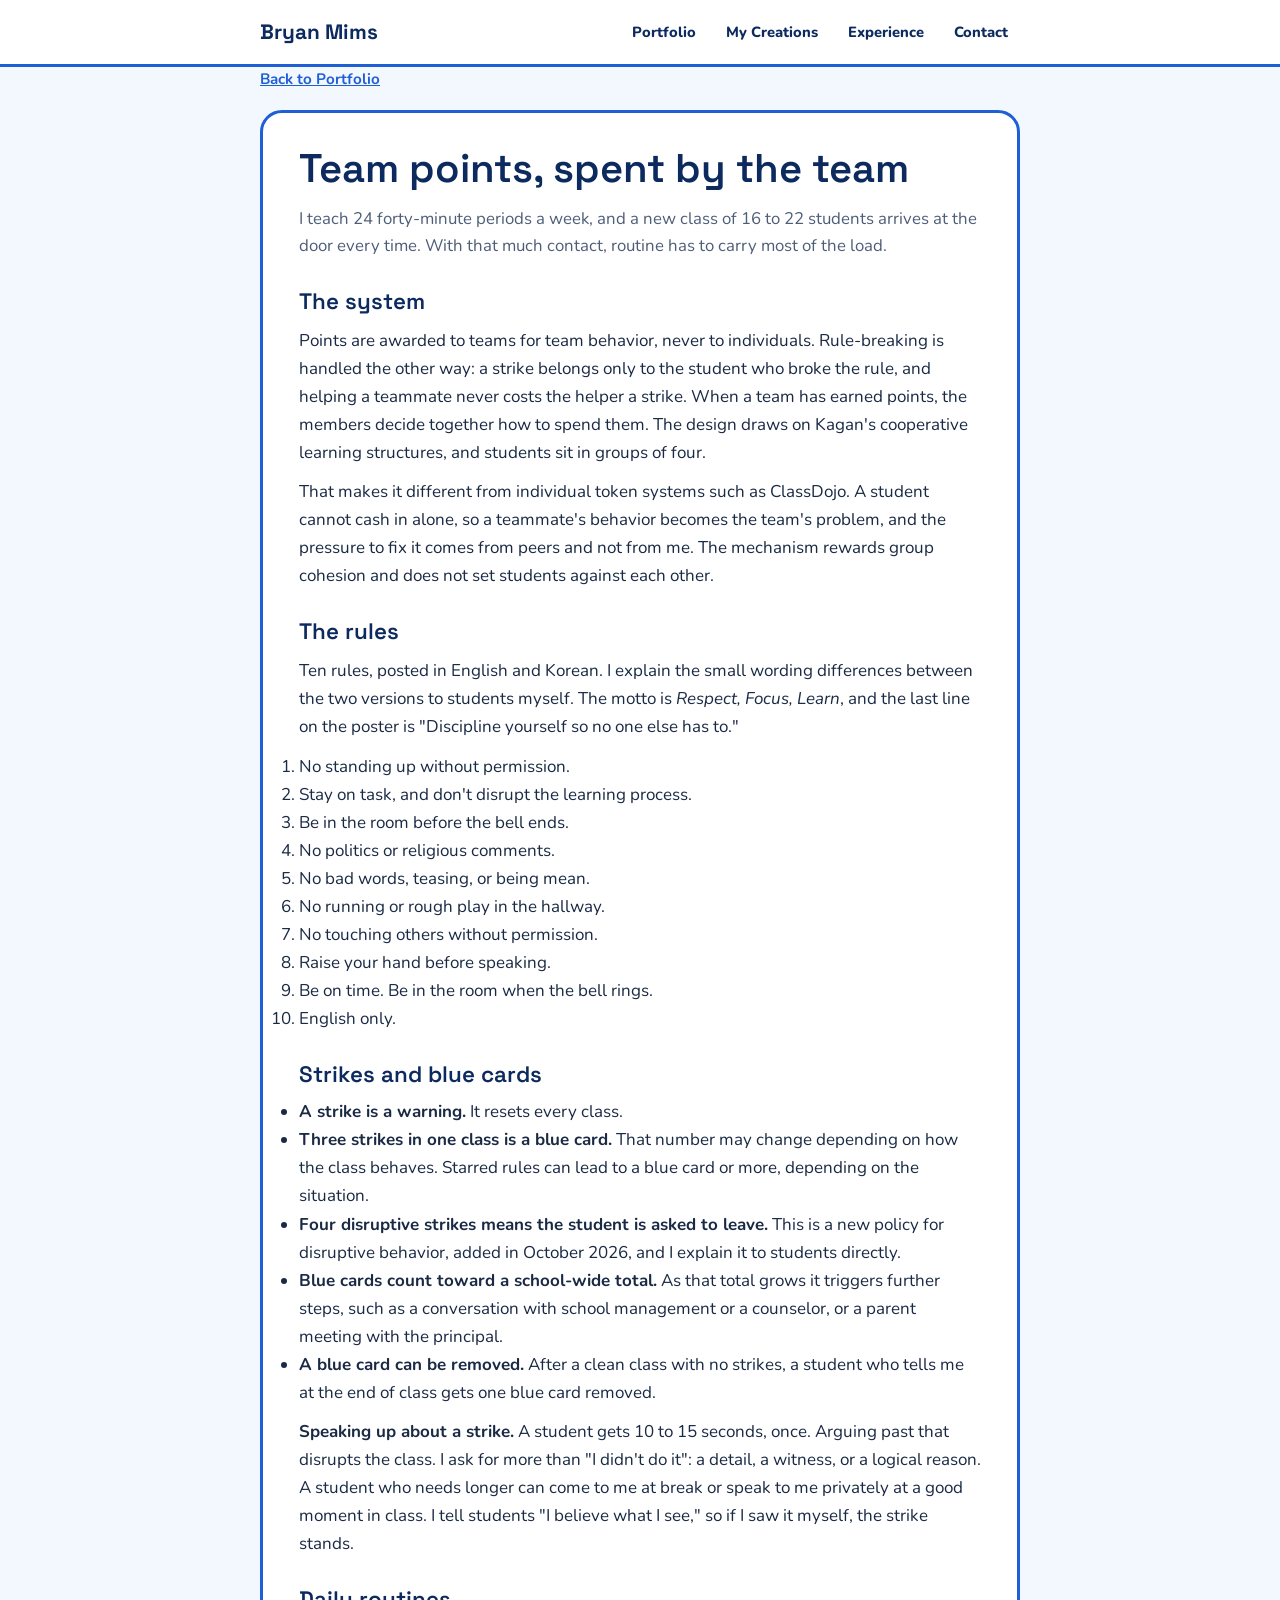
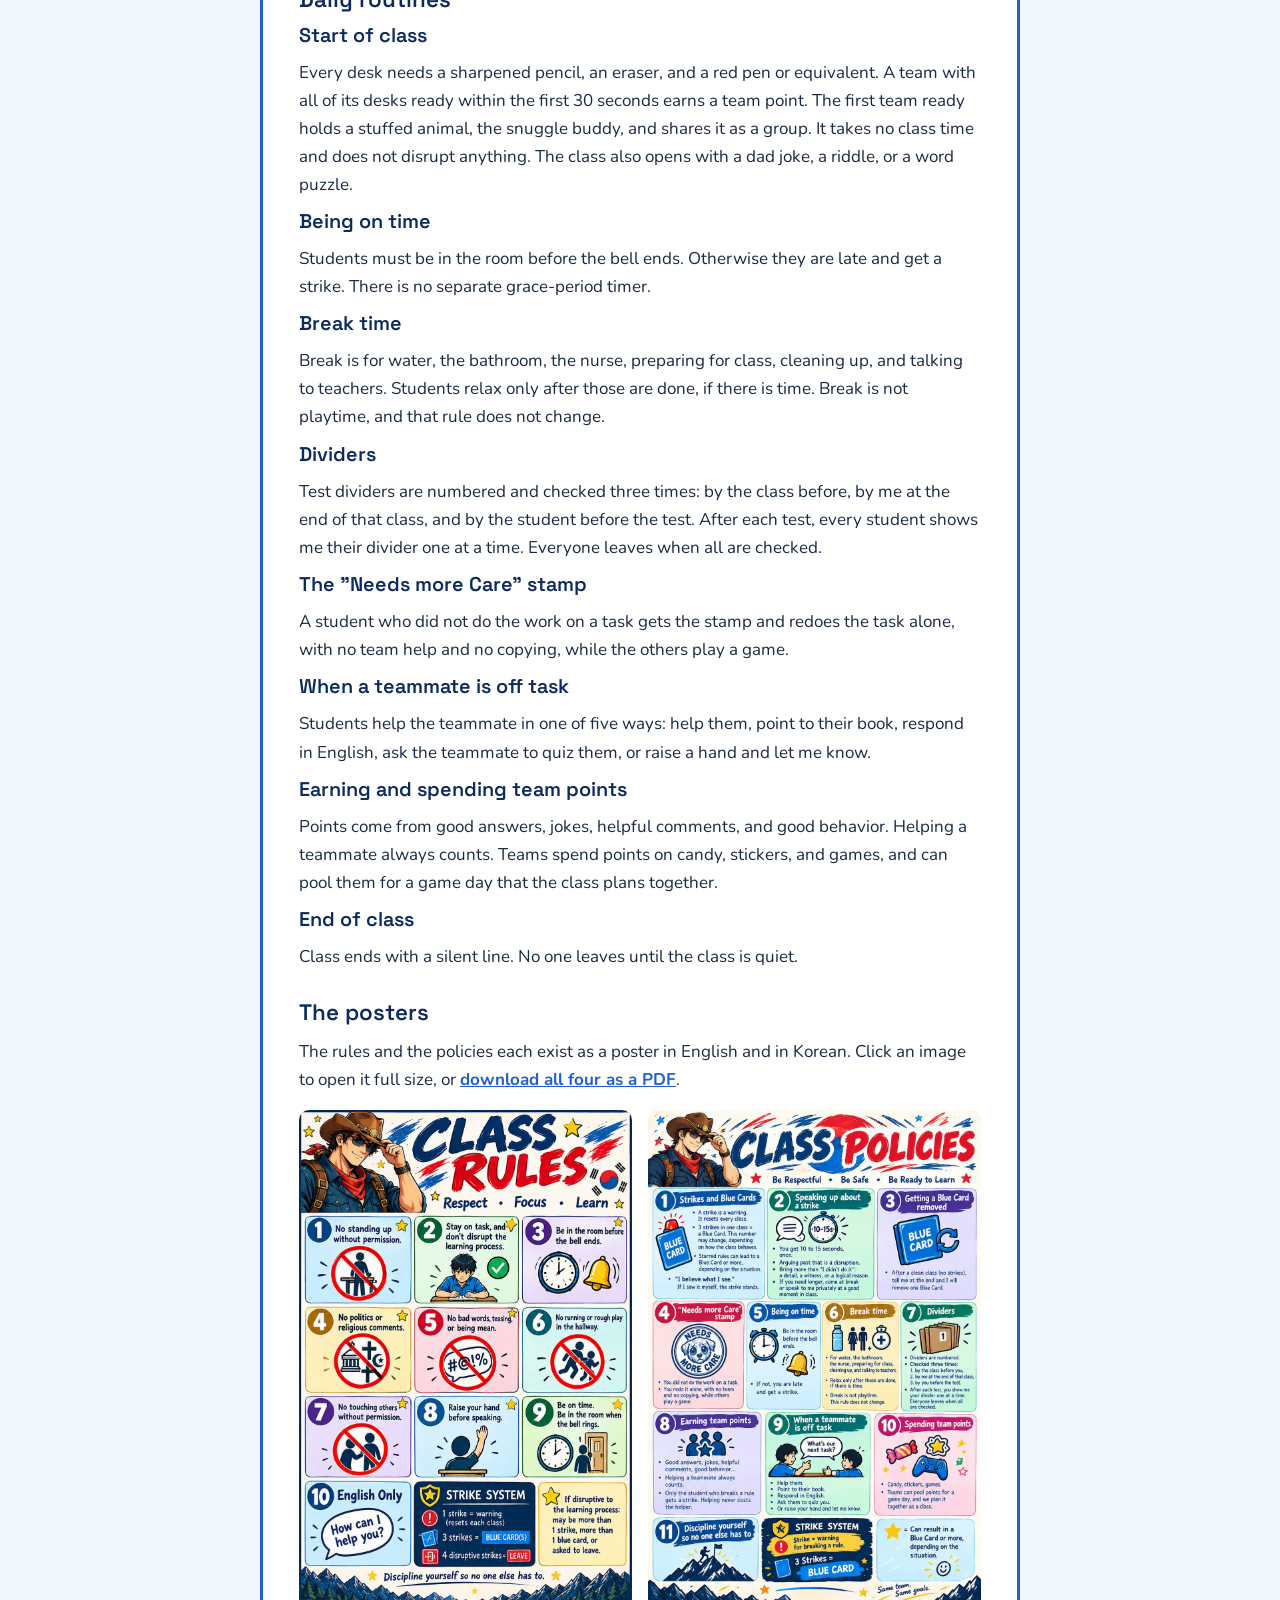
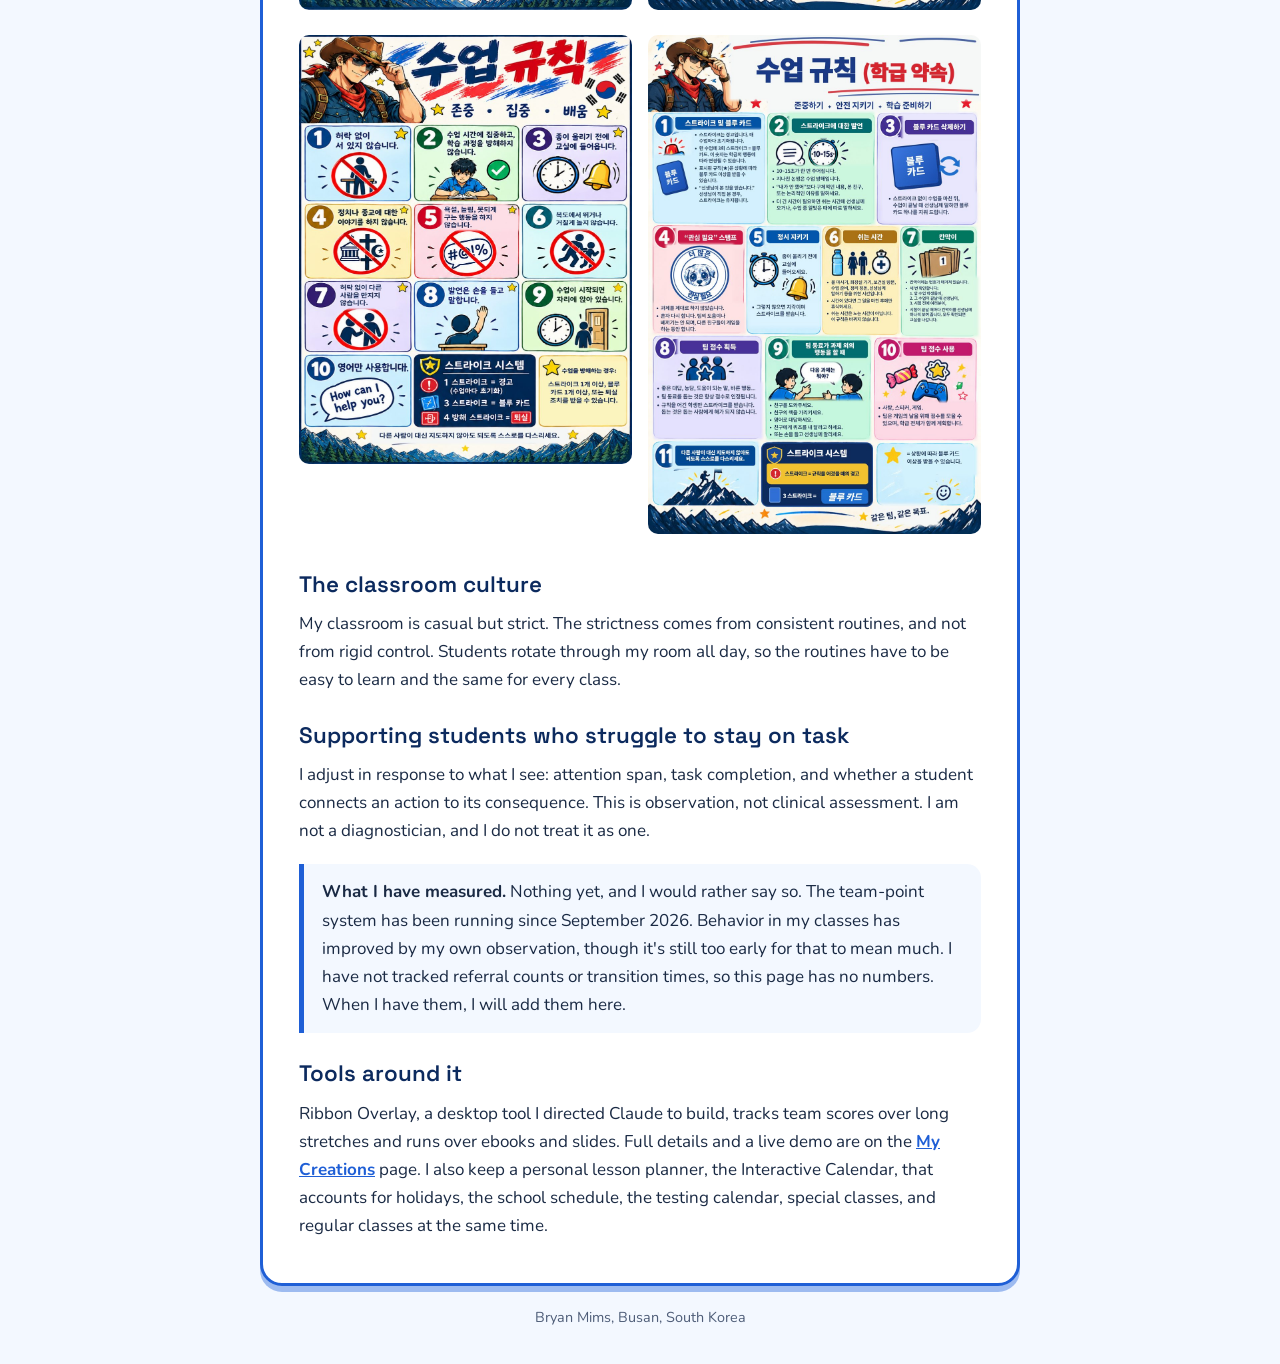
<file: classroom-management.html>
<!DOCTYPE html>
<html lang="en">
<head>
<meta charset="utf-8">
<meta name="viewport" content="width=device-width, initial-scale=1">
<title>Team-based classroom management | Bryan Mims</title>
<meta name="description" content="Team points, a strike and blue card system, and daily routines used across 24 forty-minute periods a week in Busan, with the bilingual class rules posters.">
<link rel="preconnect" href="https://fonts.googleapis.com">
<link rel="preconnect" href="https://fonts.gstatic.com" crossorigin>
<link href="https://fonts.googleapis.com/css2?family=Space+Grotesk:wght@500;600;700&family=Nunito:wght@400;600;700;800&display=swap" rel="stylesheet">
<link rel="stylesheet" href="case-study.css">
</head>
<body>
<a class="skip" href="#main">Skip to content</a>

<header class="site-head">
  <div class="wrap">
    <a class="brand" href="index.html#/about">Bryan Mims</a>
    <nav aria-label="Main">
      <a href="index.html#/portfolio" aria-current="page">Portfolio</a>
      <a href="index.html#/creations">My Creations</a>
      <a href="index.html#/experience">Experience</a>
      <a href="index.html#/contact">Contact</a>
    </nav>
  </div>
</header>

<main id="main" class="wrap">
  <p class="back"><a href="index.html#/portfolio">Back to Portfolio</a></p>
  <article class="prose">
    <h1>Team points, spent by the team</h1>
    <p class="lede">I teach 24 forty-minute periods a week, and a new class of 16 to 22 students arrives at the door every time. With that much contact, routine has to carry most of the load.</p>

    <h2>The system</h2>
    <p>Points are awarded to teams for team behavior, never to individuals. Rule-breaking is handled the other way: a strike belongs only to the student who broke the rule, and helping a teammate never costs the helper a strike. When a team has earned points, the members decide together how to spend them. The design draws on Kagan's cooperative learning structures, and students sit in groups of four.</p>
    <p>That makes it different from individual token systems such as ClassDojo. A student cannot cash in alone, so a teammate's behavior becomes the team's problem, and the pressure to fix it comes from peers and not from me. The mechanism rewards group cohesion and does not set students against each other.</p>

    <h2>The rules</h2>
    <p>Ten rules, posted in English and Korean. I explain the small wording differences between the two versions to students myself. The motto is <em>Respect, Focus, Learn</em>, and the last line on the poster is "Discipline yourself so no one else has to."</p>
    <ol>
      <li>No standing up without permission.</li>
      <li>Stay on task, and don't disrupt the learning process.</li>
      <li>Be in the room before the bell ends.</li>
      <li>No politics or religious comments.</li>
      <li>No bad words, teasing, or being mean.</li>
      <li>No running or rough play in the hallway.</li>
      <li>No touching others without permission.</li>
      <li>Raise your hand before speaking.</li>
      <li>Be on time. Be in the room when the bell rings.</li>
      <li>English only.</li>
    </ol>

    <h2>Strikes and blue cards</h2>
    <ul>
      <li><strong>A strike is a warning.</strong> It resets every class.</li>
      <li><strong>Three strikes in one class is a blue card.</strong> That number may change depending on how the class behaves. Starred rules can lead to a blue card or more, depending on the situation.</li>
      <li><strong>Four disruptive strikes means the student is asked to leave.</strong> This is a new policy for disruptive behavior, added in October 2026, and I explain it to students directly.</li>
      <li><strong>Blue cards count toward a school-wide total.</strong> As that total grows it triggers further steps, such as a conversation with school management or a counselor, or a parent meeting with the principal.</li>
      <li><strong>A blue card can be removed.</strong> After a clean class with no strikes, a student who tells me at the end of class gets one blue card removed.</li>
    </ul>
    <p><strong>Speaking up about a strike.</strong> A student gets 10 to 15 seconds, once. Arguing past that disrupts the class. I ask for more than "I didn't do it": a detail, a witness, or a logical reason. A student who needs longer can come to me at break or speak to me privately at a good moment in class. I tell students "I believe what I see," so if I saw it myself, the strike stands.</p>

    <h2>Daily routines</h2>
    <h3>Start of class</h3>
    <p>Every desk needs a sharpened pencil, an eraser, and a red pen or equivalent. A team with all of its desks ready within the first 30 seconds earns a team point. The first team ready holds a stuffed animal, the snuggle buddy, and shares it as a group. It takes no class time and does not disrupt anything. The class also opens with a dad joke, a riddle, or a word puzzle.</p>
    <h3>Being on time</h3>
    <p>Students must be in the room before the bell ends. Otherwise they are late and get a strike. There is no separate grace-period timer.</p>
    <h3>Break time</h3>
    <p>Break is for water, the bathroom, the nurse, preparing for class, cleaning up, and talking to teachers. Students relax only after those are done, if there is time. Break is not playtime, and that rule does not change.</p>
    <h3>Dividers</h3>
    <p>Test dividers are numbered and checked three times: by the class before, by me at the end of that class, and by the student before the test. After each test, every student shows me their divider one at a time. Everyone leaves when all are checked.</p>
    <h3>The "Needs more Care" stamp</h3>
    <p>A student who did not do the work on a task gets the stamp and redoes the task alone, with no team help and no copying, while the others play a game.</p>
    <h3>When a teammate is off task</h3>
    <p>Students help the teammate in one of five ways: help them, point to their book, respond in English, ask the teammate to quiz them, or raise a hand and let me know.</p>
    <h3>Earning and spending team points</h3>
    <p>Points come from good answers, jokes, helpful comments, and good behavior. Helping a teammate always counts. Teams spend points on candy, stickers, and games, and can pool them for a game day that the class plans together.</p>
    <h3>End of class</h3>
    <p>Class ends with a silent line. No one leaves until the class is quiet.</p>

    <h2>The posters</h2>
    <p>The rules and the policies each exist as a poster in English and in Korean. Click an image to open it full size, or <a href="classroom-rules-posters.pdf">download all four as a PDF</a>.</p>
    <div style="display:grid;grid-template-columns:repeat(auto-fit,minmax(240px,1fr));gap:16px;margin:16px 0 8px">
      <a href="poster-rules-en.jpg"><img src="poster-rules-en.jpg" alt="Class Rules poster in English: ten rules and the strike system" loading="lazy" style="width:100%;height:auto;border-radius:10px"></a>
      <a href="poster-policies-en.jpg"><img src="poster-policies-en.jpg" alt="Class Policies poster in English: strikes, blue cards, break time, dividers, and team points" loading="lazy" style="width:100%;height:auto;border-radius:10px"></a>
      <a href="poster-rules-kr.jpg"><img src="poster-rules-kr.jpg" alt="Korean version of the Class Rules poster" loading="lazy" style="width:100%;height:auto;border-radius:10px"></a>
      <a href="poster-policies-kr.jpg"><img src="poster-policies-kr.jpg" alt="Korean version of the Class Policies poster" loading="lazy" style="width:100%;height:auto;border-radius:10px"></a>
    </div>

    <h2>The classroom culture</h2>
    <p>My classroom is casual but strict. The strictness comes from consistent routines, and not from rigid control. Students rotate through my room all day, so the routines have to be easy to learn and the same for every class.</p>

    <h2>Supporting students who struggle to stay on task</h2>
    <p>I adjust in response to what I see: attention span, task completion, and whether a student connects an action to its consequence. This is observation, not clinical assessment. I am not a diagnostician, and I do not treat it as one.</p>

    <div class="callout">
      <p><strong>What I have measured.</strong> Nothing yet, and I would rather say so. The team-point system has been running since September 2026. Behavior in my classes has improved by my own observation, though it's still too early for that to mean much. I have not tracked referral counts or transition times, so this page has no numbers. When I have them, I will add them here.</p>
    </div>

    <h2>Tools around it</h2>
    <p>Ribbon Overlay, a desktop tool I directed Claude to build, tracks team scores over long stretches and runs over ebooks and slides. Full details and a live demo are on the <a href="index.html#/creations">My Creations</a> page. I also keep a personal lesson planner, the Interactive Calendar, that accounts for holidays, the school schedule, the testing calendar, special classes, and regular classes at the same time.</p>
  </article>
</main>

<footer class="site-foot wrap">
  <p>Bryan Mims, Busan, South Korea</p>
</footer>
</body>
</html>
</file>
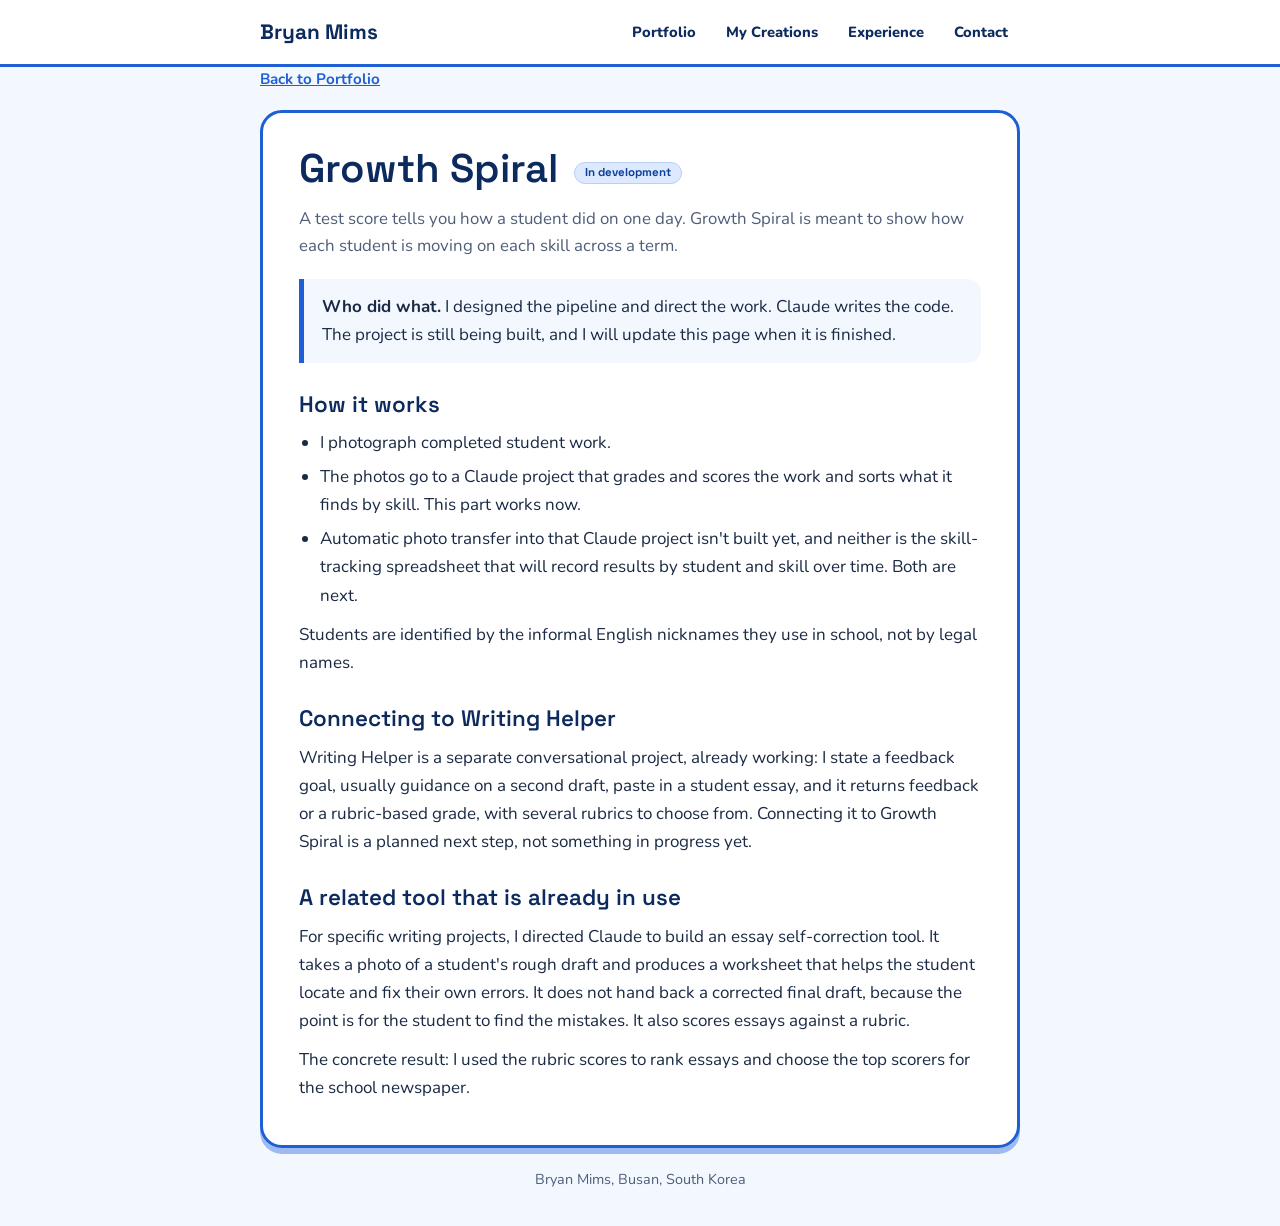
<file: growth-spiral.html>
<!DOCTYPE html>
<html lang="en">
<head>
<meta charset="utf-8">
<meta name="viewport" content="width=device-width, initial-scale=1">
<title>Growth Spiral: formative assessment pipeline | Bryan Mims</title>
<meta name="description" content="Growth Spiral turns photos of student work into skill-by-skill scores tracked over time. In development, planned to connect to Writing Helper for second-draft feedback.">
<link rel="preconnect" href="https://fonts.googleapis.com">
<link rel="preconnect" href="https://fonts.gstatic.com" crossorigin>
<link href="https://fonts.googleapis.com/css2?family=Space+Grotesk:wght@500;600;700&family=Nunito:wght@400;600;700;800&display=swap" rel="stylesheet">
<link rel="stylesheet" href="case-study.css">
</head>
<body>
<a class="skip" href="#main">Skip to content</a>

<header class="site-head">
  <div class="wrap">
    <a class="brand" href="index.html#/about">Bryan Mims</a>
    <nav aria-label="Main">
      <a href="index.html#/portfolio" aria-current="page">Portfolio</a>
      <a href="index.html#/creations">My Creations</a>
      <a href="index.html#/experience">Experience</a>
      <a href="index.html#/contact">Contact</a>
    </nav>
  </div>
</header>

<main id="main" class="wrap">
  <p class="back"><a href="index.html#/portfolio">Back to Portfolio</a></p>
  <article class="prose">
    <h1>Growth Spiral <span class="pill">In development</span></h1>
    <p class="lede">A test score tells you how a student did on one day. Growth Spiral is meant to show how each student is moving on each skill across a term.</p>

    <div class="callout">
      <p><strong>Who did what.</strong> I designed the pipeline and direct the work. Claude writes the code. The project is still being built, and I will update this page when it is finished.</p>
    </div>

    <h2>How it works</h2>
    <ul class="plain">
      <li>I photograph completed student work.</li>
      <li>The photos go to a Claude project that grades and scores the work and sorts what it finds by skill. This part works now.</li>
      <li>Automatic photo transfer into that Claude project isn't built yet, and neither is the skill-tracking spreadsheet that will record results by student and skill over time. Both are next.</li>
    </ul>
    <p>Students are identified by the informal English nicknames they use in school, not by legal names.</p>

    <h2>Connecting to Writing Helper</h2>
    <p>Writing Helper is a separate conversational project, already working: I state a feedback goal, usually guidance on a second draft, paste in a student essay, and it returns feedback or a rubric-based grade, with several rubrics to choose from. Connecting it to Growth Spiral is a planned next step, not something in progress yet.</p>

    <h2>A related tool that is already in use</h2>
    <p>For specific writing projects, I directed Claude to build an essay self-correction tool. It takes a photo of a student's rough draft and produces a worksheet that helps the student locate and fix their own errors. It does not hand back a corrected final draft, because the point is for the student to find the mistakes. It also scores essays against a rubric.</p>
    <p>The concrete result: I used the rubric scores to rank essays and choose the top scorers for the school newspaper.</p>
  </article>
</main>

<footer class="site-foot wrap">
  <p>Bryan Mims, Busan, South Korea</p>
</footer>
</body>
</html>
</file>
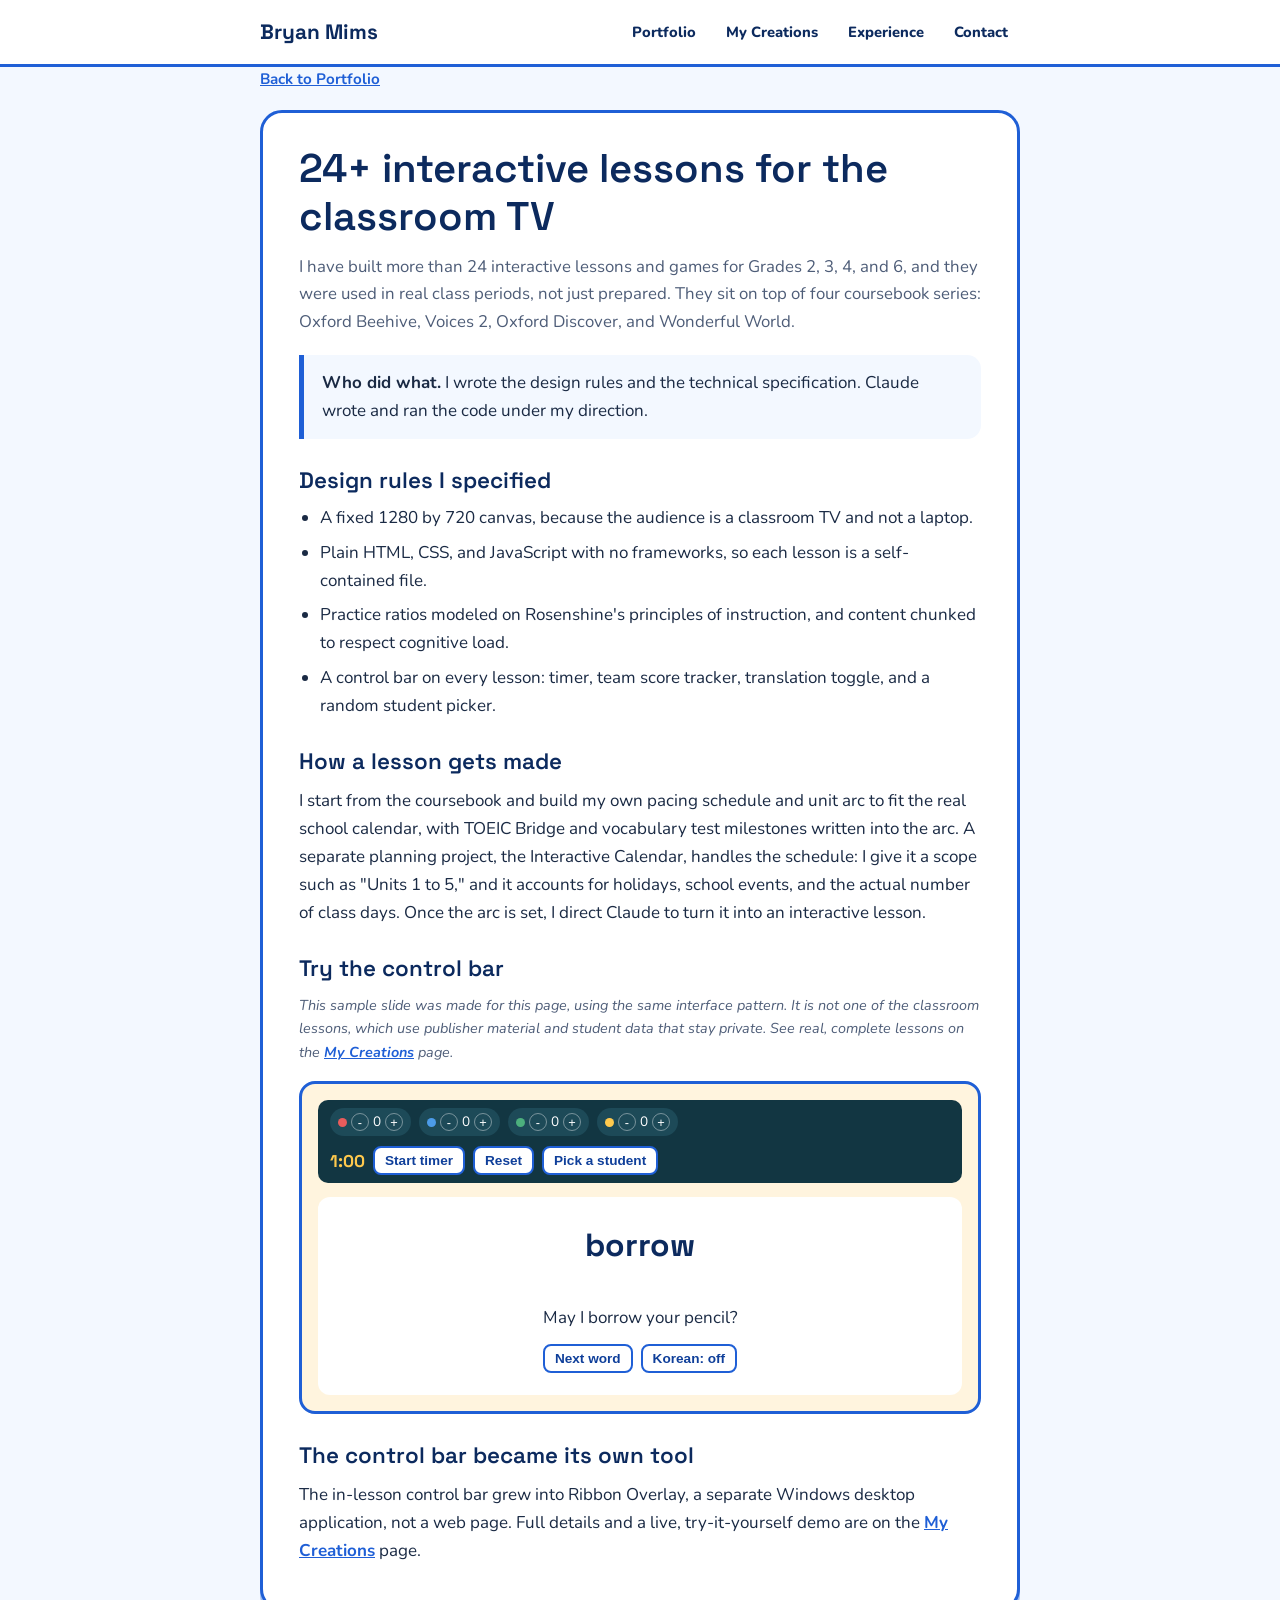
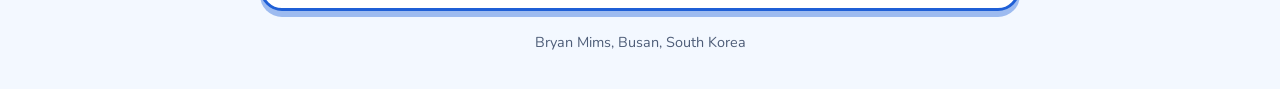
<file: lesson-builder.html>
<!DOCTYPE html>
<html lang="en">
<head>
<meta charset="utf-8">
<meta name="viewport" content="width=device-width, initial-scale=1">
<title>Interactive lesson builder | Bryan Mims</title>
<meta name="description" content="24+ interactive HTML lessons and games for classroom TVs, Grades 2, 3, 4, and 6, designed by Bryan Mims with cognitive-load and Rosenshine-aligned principles.">
<link rel="preconnect" href="https://fonts.googleapis.com">
<link rel="preconnect" href="https://fonts.gstatic.com" crossorigin>
<link href="https://fonts.googleapis.com/css2?family=Space+Grotesk:wght@500;600;700&family=Nunito:wght@400;600;700;800&display=swap" rel="stylesheet">
<link rel="stylesheet" href="case-study.css">
</head>
<body>
<a class="skip" href="#main">Skip to content</a>

<header class="site-head">
  <div class="wrap">
    <a class="brand" href="index.html#/about">Bryan Mims</a>
    <nav aria-label="Main">
      <a href="index.html#/portfolio" aria-current="page">Portfolio</a>
      <a href="index.html#/creations">My Creations</a>
      <a href="index.html#/experience">Experience</a>
      <a href="index.html#/contact">Contact</a>
    </nav>
  </div>
</header>

<main id="main" class="wrap">
  <p class="back"><a href="index.html#/portfolio">Back to Portfolio</a></p>
  <article class="prose">
    <h1>24+ interactive lessons for the classroom TV</h1>
    <p class="lede">I have built more than 24 interactive lessons and games for Grades 2, 3, 4, and 6, and they were used in real class periods, not just prepared. They sit on top of four coursebook series: Oxford Beehive, Voices 2, Oxford Discover, and Wonderful World.</p>

    <div class="callout">
      <p><strong>Who did what.</strong> I wrote the design rules and the technical specification. Claude wrote and ran the code under my direction.</p>
    </div>

    <h2>Design rules I specified</h2>
    <ul class="plain">
      <li>A fixed 1280 by 720 canvas, because the audience is a classroom TV and not a laptop.</li>
      <li>Plain HTML, CSS, and JavaScript with no frameworks, so each lesson is a self-contained file.</li>
      <li>Practice ratios modeled on Rosenshine's principles of instruction, and content chunked to respect cognitive load.</li>
      <li>A control bar on every lesson: timer, team score tracker, translation toggle, and a random student picker.</li>
    </ul>

    <h2>How a lesson gets made</h2>
    <p>I start from the coursebook and build my own pacing schedule and unit arc to fit the real school calendar, with TOEIC Bridge and vocabulary test milestones written into the arc. A separate planning project, the Interactive Calendar, handles the schedule: I give it a scope such as "Units 1 to 5," and it accounts for holidays, school events, and the actual number of class days. Once the arc is set, I direct Claude to turn it into an interactive lesson.</p>

    <h2>Try the control bar</h2>
    <p class="caption">This sample slide was made for this page, using the same interface pattern. It is not one of the classroom lessons, which use publisher material and student data that stay private. See real, complete lessons on the <a href="index.html#/creations">My Creations</a> page.</p>

    <div class="stage" id="demo">
      <div class="chrome">
        <div class="teams" id="teams" role="group" aria-label="Team scores"></div>
        <div class="tools">
          <span class="clock" id="clock" aria-label="Timer">1:00</span>
          <button class="chalkbtn" id="timerBtn" type="button">Start timer</button>
          <button class="chalkbtn" id="timerReset" type="button">Reset</button>
          <button class="chalkbtn" id="pickBtn" type="button">Pick a student</button>
          <span class="picked" id="picked" aria-live="polite"></span>
        </div>
      </div>
      <div class="slide">
        <div class="word" id="word">borrow</div>
        <div class="ko" id="ko" lang="ko"></div>
        <div class="sentence" id="sentence">May I borrow your pencil?</div>
        <div class="tools" style="justify-content:center;margin-top:.75rem">
          <button class="chalkbtn" id="nextBtn" type="button">Next word</button>
          <button class="chalkbtn" id="koBtn" type="button" aria-pressed="false">Korean: off</button>
        </div>
      </div>
    </div>

    <h2>The control bar became its own tool</h2>
    <p>The in-lesson control bar grew into Ribbon Overlay, a separate Windows desktop application, not a web page. Full details and a live, try-it-yourself demo are on the <a href="index.html#/creations">My Creations</a> page.</p>
  </article>
</main>

<footer class="site-foot wrap">
  <p>Bryan Mims, Busan, South Korea</p>
</footer>

<script>
(function () {
  var words = [
    { w: "borrow",  k: "빌리다",   s: "May I borrow your pencil?" },
    { w: "explain", k: "설명하다", s: "Can you explain the rule again?" },
    { w: "notice",  k: "알아차리다", s: "Did you notice the mistake?" },
    { w: "invite",  k: "초대하다", s: "We invite the whole class." }
  ];
  var teams = [
    { n: "Red", c: "t1", v: 0 }, { n: "Blue", c: "t2", v: 0 },
    { n: "Green", c: "t3", v: 0 }, { n: "Yellow", c: "t4", v: 0 }
  ];
  var i = 0, koOn = false, secs = 60, timer = null;

  var $ = function (id) { return document.getElementById(id); };

  function renderTeams() {
    var box = $("teams");
    box.innerHTML = "";
    teams.forEach(function (t, idx) {
      var el = document.createElement("div");
      el.className = "team";
      el.innerHTML = '<span class="dot ' + t.c + '"></span>' +
        '<button class="mini" type="button" aria-label="Remove a point from ' + t.n + ' team">-</button>' +
        '<span class="score" aria-label="' + t.n + ' team score">' + t.v + '</span>' +
        '<button class="mini" type="button" aria-label="Add a point for ' + t.n + ' team">+</button>';
      var b = el.querySelectorAll("button");
      b[0].onclick = function () { if (t.v > 0) { t.v--; renderTeams(); } };
      b[1].onclick = function () { t.v++; renderTeams(); };
      box.appendChild(el);
    });
  }

  function renderWord() {
    $("word").textContent = words[i].w;
    $("sentence").textContent = words[i].s;
    $("ko").textContent = koOn ? words[i].k : "";
  }

  function renderClock() {
    var m = Math.floor(secs / 60), s = secs % 60;
    $("clock").textContent = m + ":" + (s < 10 ? "0" : "") + s;
  }

  function stopTimer() {
    clearInterval(timer); timer = null;
    $("timerBtn").textContent = "Start timer";
  }

  $("timerBtn").onclick = function () {
    if (timer) { stopTimer(); return; }
    if (secs === 0) secs = 60;
    $("timerBtn").textContent = "Pause";
    timer = setInterval(function () {
      secs--; renderClock();
      if (secs <= 0) { stopTimer(); $("clock").textContent = "Time"; }
    }, 1000);
  };
  $("timerReset").onclick = function () { stopTimer(); secs = 60; renderClock(); };

  $("pickBtn").onclick = function () {
    $("picked").textContent = "Student " + (Math.floor(Math.random() * 20) + 1);
  };
  $("nextBtn").onclick = function () { i = (i + 1) % words.length; renderWord(); };
  $("koBtn").onclick = function () {
    koOn = !koOn;
    this.setAttribute("aria-pressed", String(koOn));
    this.textContent = "Korean: " + (koOn ? "on" : "off");
    renderWord();
  };

  renderTeams(); renderWord(); renderClock();
})();
</script>
</body>
</html>
</file>
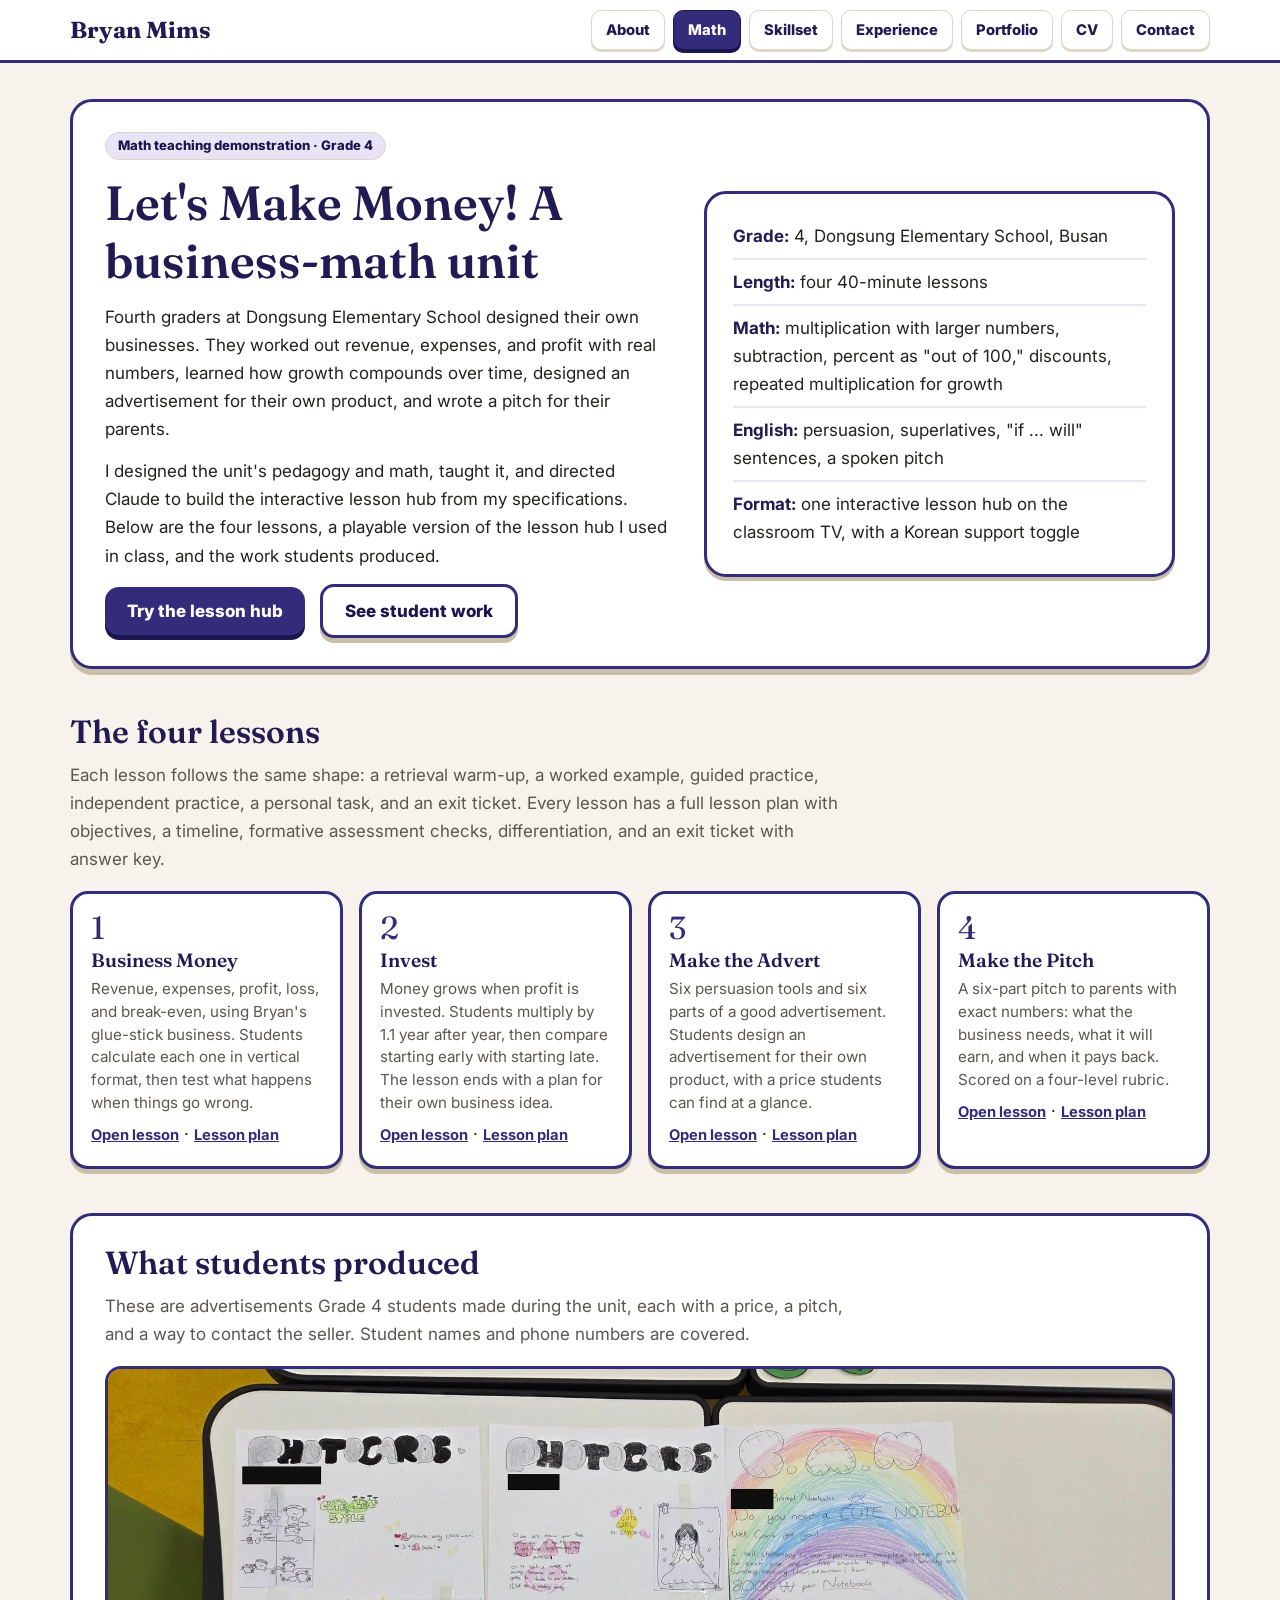
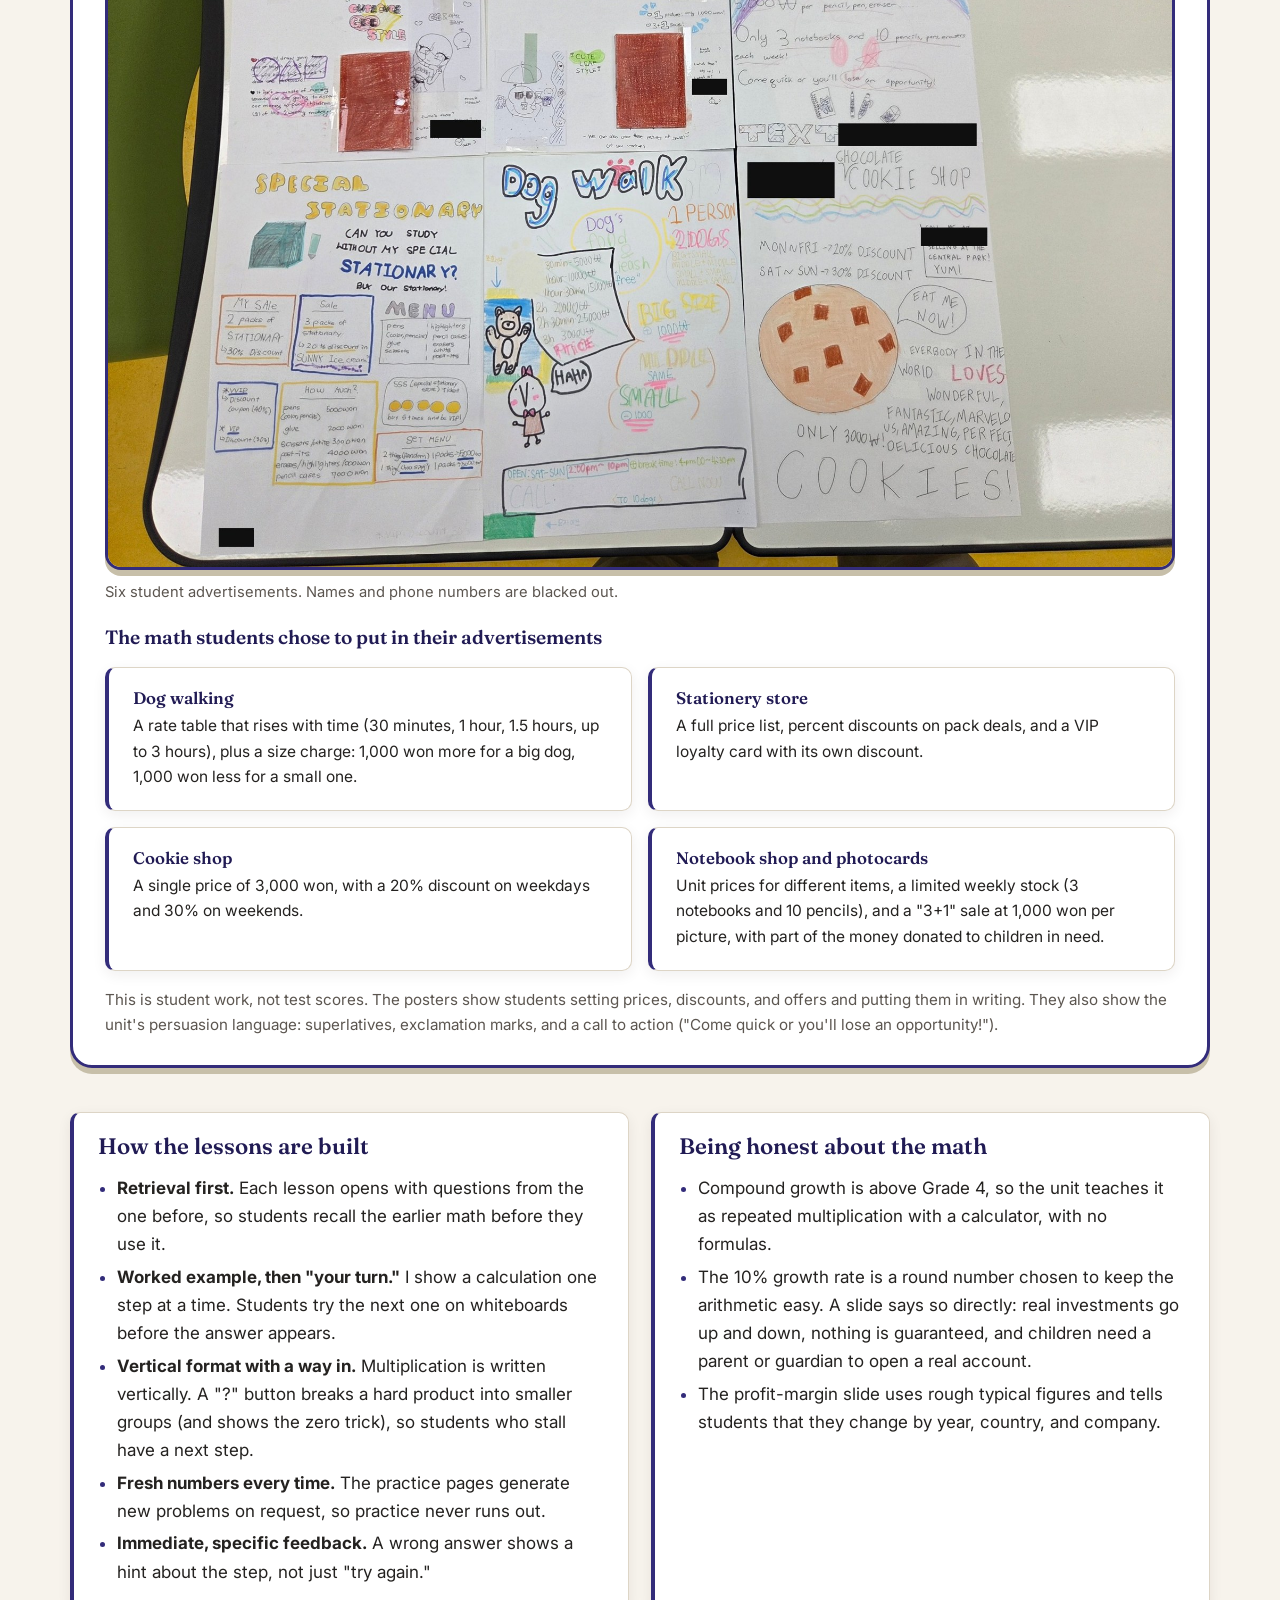
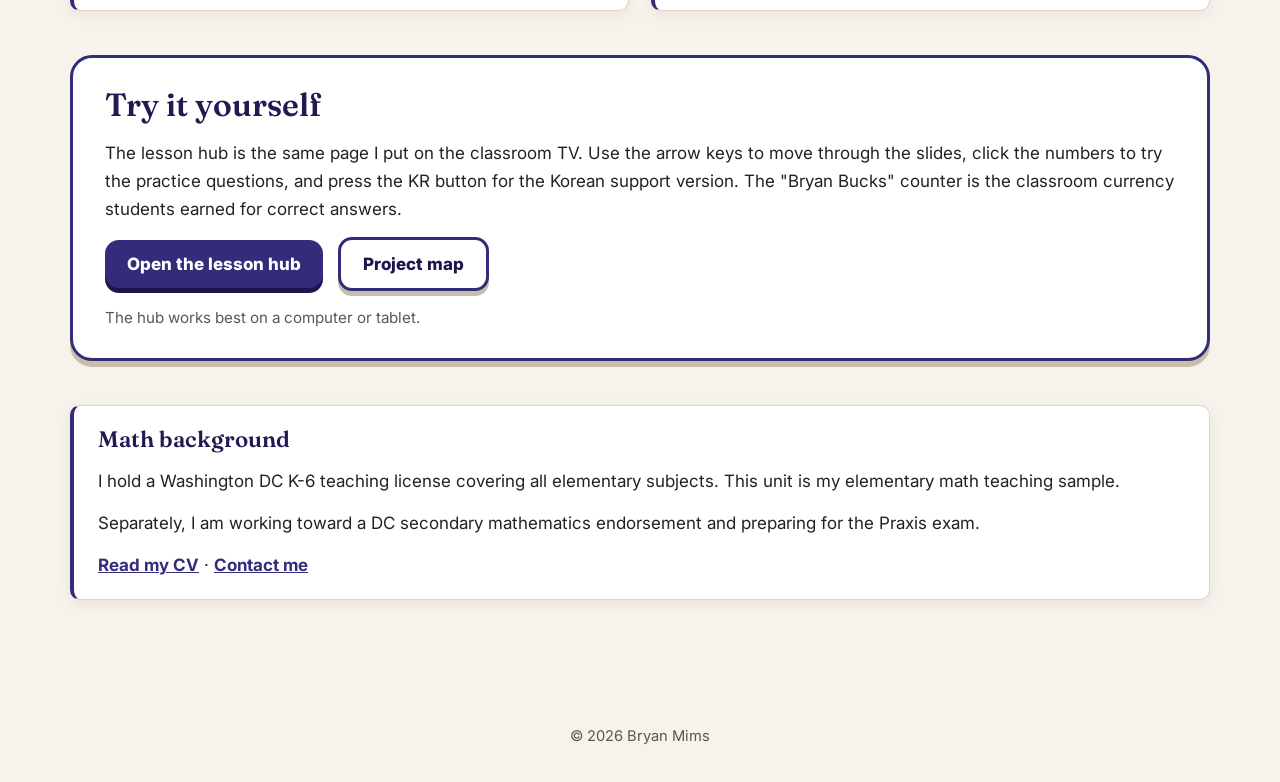
<file: math-unit.html>
<!DOCTYPE html>
<html lang="en">
<head>
<meta charset="UTF-8">
<meta name="viewport" content="width=device-width, initial-scale=1">
<title>Grade 4 Math Unit | Bryan Mims</title>
<meta name="description" content="A Grade 4 business-math unit taught at Dongsung Elementary School: revenue, expenses, profit, percent discounts and growth, with student work and a playable demo.">
<link rel="preconnect" href="https://fonts.googleapis.com">
<link rel="preconnect" href="https://fonts.gstatic.com" crossorigin>
<link href="https://fonts.googleapis.com/css2?family=Fraunces:opsz,wght@9..144,500;9..144,600;9..144,700&family=Inter:wght@400;500;600;700;800&display=swap" rel="stylesheet">
<style>
:root{
  --navy:#211B54; --royal:#332C7A; --royal-dark:#1C1650; --sky:#E9E4F5; --ice:#F7F3EC;
  --line:#DDD5C6; --press:#C7BFA9; --ink:#242220; --muted:#5C5650; --white:#fff;
  --head:'Fraunces',serif; --body:'Inter',system-ui,sans-serif;
}
*,*::before,*::after{box-sizing:border-box;margin:0;padding:0}
html{scroll-behavior:smooth}
body{font-family:var(--body);font-size:1.0625rem;line-height:1.65;color:var(--ink);background:var(--ice);min-height:100vh}
a{color:var(--royal);font-weight:700}
a:hover{color:var(--navy)}
:focus-visible{outline:3px solid var(--navy);outline-offset:3px;border-radius:6px}
h1,h2,h3{font-family:var(--head);color:var(--navy);line-height:1.2;font-weight:600}
h1{font-size:clamp(2rem,4.4vw,3rem)}
h2{font-size:clamp(1.5rem,3vw,2rem);margin-bottom:.6rem}
h3{font-size:1.2rem;margin-bottom:.3rem}
ul,ol{padding-left:1.2rem}
li{margin:.3rem 0}
li::marker{color:var(--royal)}
.skip{position:absolute;left:-999px;top:8px;background:var(--navy);color:#fff;padding:8px 14px;border-radius:8px;z-index:200}
.skip:focus{left:8px}
header.top{position:sticky;top:0;z-index:100;background:var(--white);border-bottom:3px solid var(--royal)}
.bar{max-width:1180px;margin:0 auto;padding:10px 20px;display:flex;align-items:center;justify-content:space-between;gap:16px;flex-wrap:wrap}
.brand{font-family:var(--head);font-size:1.45rem;font-weight:700;color:var(--navy);text-decoration:none}
nav ul{list-style:none;display:flex;gap:8px;padding:0;flex-wrap:wrap}
nav li{margin:0}
nav a{display:block;padding:7px 14px;border-radius:10px;color:var(--navy);text-decoration:none;font-weight:800;font-size:.92rem;background:#fff;border:1.5px solid var(--line);box-shadow:0 2px 0 var(--line)}
nav a:hover{background:var(--sky)}
nav a[aria-current="page"]{background:var(--royal);color:#fff;border-color:var(--royal-dark);box-shadow:0 3px 0 var(--royal-dark)}
main{max-width:1180px;margin:0 auto;padding:36px 20px 80px}
section{margin-bottom:44px}
.lede{max-width:70ch;color:var(--muted);margin-bottom:18px}
.panel{background:var(--white);border:3px solid var(--royal);border-radius:22px;box-shadow:0 6px 0 var(--press);padding:28px 32px}
.soft{background:var(--white);border:1px solid var(--line);border-left:4px solid var(--royal);border-radius:10px;padding:20px 24px;box-shadow:0 4px 14px rgba(36,34,32,.07)}
.stack > * + *{margin-top:14px}
.btn{display:inline-block;background:var(--royal);color:#fff;text-decoration:none;font-weight:800;padding:10px 22px;border-radius:14px;box-shadow:0 5px 0 var(--royal-dark)}
.btn:hover{color:#fff;transform:translateY(-2px)}
.btn.alt{background:#fff;color:var(--royal-dark);border:3px solid var(--royal);box-shadow:0 5px 0 var(--press)}
.btn.alt:hover{color:var(--navy)}
.pill{display:inline-block;font-size:.82rem;font-weight:800;padding:2px 12px;border-radius:999px;background:var(--sky);color:var(--royal-dark);border:1.5px solid var(--line)}
.note{font-size:.95rem;color:var(--muted)}
.hero{display:grid;grid-template-columns:1.2fr 1fr;gap:34px;align-items:center}
.glance{list-style:none;padding:0}
.glance li{padding:8px 0;border-bottom:2px solid var(--sky);margin:0}
.glance li:last-child{border-bottom:0}
.glance b{color:var(--navy)}
.two{display:grid;grid-template-columns:1fr 1fr;gap:22px}
.periods{display:grid;grid-template-columns:repeat(4,1fr);gap:16px}
.period{background:var(--white);border:3px solid var(--royal);border-radius:18px;box-shadow:0 5px 0 var(--press);padding:18px}
.period .n{font-family:var(--head);font-size:2rem;color:var(--royal);line-height:1}
.period h3{margin:.3rem 0 .4rem}
.period p{font-size:.95rem;color:var(--muted);line-height:1.5}
.period a{display:inline-block;margin-top:8px;font-size:.92rem}
figure{margin:0}
figure img{width:100%;height:auto;display:block;border:3px solid var(--royal);border-radius:16px;box-shadow:0 6px 0 var(--press);background:#fff}
figcaption{font-size:.92rem;color:var(--muted);margin-top:10px}
.evidence{display:grid;grid-template-columns:1fr 1fr;gap:16px;margin-top:18px}
.evidence .soft h3{font-size:1.05rem}
.evidence .soft p{font-size:.97rem}
@media (max-width:980px){.periods{grid-template-columns:repeat(2,1fr)}}
@media (max-width:820px){.hero,.two,.evidence{grid-template-columns:1fr}.panel{padding:22px}}
@media (max-width:520px){.periods{grid-template-columns:1fr}}
footer{text-align:center;color:var(--muted);font-size:.92rem;padding:0 20px 34px}
</style>
</head>
<body>
<a class="skip" href="#main">Skip to content</a>

<header class="top">
  <div class="bar">
    <a class="brand" href="index.html#/about">Bryan Mims</a>
    <nav aria-label="Main">
      <ul>
        <li><a href="index.html#/about">About</a></li>
        <li><a href="math-unit.html" aria-current="page">Math</a></li>
        <li><a href="index.html#/teaching">Skillset</a></li>
        <li><a href="index.html#/experience">Experience</a></li>
        <li><a href="index.html#/portfolio">Portfolio</a></li>
        <li><a href="index.html#/cv">CV</a></li>
        <li><a href="index.html#/contact">Contact</a></li>
      </ul>
    </nav>
  </div>
</header>

<main id="main">

  <section class="panel hero" aria-labelledby="t">
    <div class="stack">
      <span class="pill">Math teaching demonstration &middot; Grade 4</span>
      <h1 id="t">Let's Make Money! A business-math unit</h1>
      <p>Fourth graders at Dongsung Elementary School designed their own businesses. They worked out revenue, expenses, and profit with real numbers, learned how growth compounds over time, designed an advertisement for their own product, and wrote a pitch for their parents.</p>
      <p>I designed the unit's pedagogy and math, taught it, and directed Claude to build the interactive lesson hub from my specifications. Below are the four lessons, a playable version of the lesson hub I used in class, and the work students produced.</p>
      <p>
        <a class="btn" href="big-bucks-demo.html">Try the lesson hub</a>
        <a class="btn alt" href="#student-work" style="margin-left:10px">See student work</a>
      </p>
    </div>
    <ul class="glance panel" style="padding:20px 26px;box-shadow:0 4px 0 var(--press)">
      <li><b>Grade:</b> 4, Dongsung Elementary School, Busan</li>
      <li><b>Length:</b> four 40-minute lessons</li>
      <li><b>Math:</b> multiplication with larger numbers, subtraction, percent as "out of 100," discounts, repeated multiplication for growth</li>
      <li><b>English:</b> persuasion, superlatives, "if ... will" sentences, a spoken pitch</li>
      <li><b>Format:</b> one interactive lesson hub on the classroom TV, with a Korean support toggle</li>
    </ul>
  </section>

  <section aria-labelledby="periods-h">
    <h2 id="periods-h">The four lessons</h2>
    <p class="lede">Each lesson follows the same shape: a retrieval warm-up, a worked example, guided practice, independent practice, a personal task, and an exit ticket. Every lesson has a full lesson plan with objectives, a timeline, formative assessment checks, differentiation, and an exit ticket with answer key.</p>
    <div class="periods">
      <div class="period"><div class="n">1</div><h3>Business Money</h3><p>Revenue, expenses, profit, loss, and break-even, using Bryan's glue-stick business. Students calculate each one in vertical format, then test what happens when things go wrong.</p><a href="big-bucks-demo.html#/1/warm">Open lesson</a> &middot; <a href="big-bucks-demo.html#/1/plan">Lesson plan</a></div>
      <div class="period"><div class="n">2</div><h3>Invest</h3><p>Money grows when profit is invested. Students multiply by 1.1 year after year, then compare starting early with starting late. The lesson ends with a plan for their own business idea.</p><a href="big-bucks-demo.html#/2/warm">Open lesson</a> &middot; <a href="big-bucks-demo.html#/2/plan">Lesson plan</a></div>
      <div class="period"><div class="n">3</div><h3>Make the Advert</h3><p>Six persuasion tools and six parts of a good advertisement. Students design an advertisement for their own product, with a price students can find at a glance.</p><a href="big-bucks-demo.html#/3/warm">Open lesson</a> &middot; <a href="big-bucks-demo.html#/3/plan">Lesson plan</a></div>
      <div class="period"><div class="n">4</div><h3>Make the Pitch</h3><p>A six-part pitch to parents with exact numbers: what the business needs, what it will earn, and when it pays back. Scored on a four-level rubric.</p><a href="big-bucks-demo.html#/4/warm">Open lesson</a> &middot; <a href="big-bucks-demo.html#/4/plan">Lesson plan</a></div>
    </div>
  </section>

  <section class="panel sec" id="student-work" aria-labelledby="sw-h">
    <h2 id="sw-h">What students produced</h2>
    <p class="lede">These are advertisements Grade 4 students made during the unit, each with a price, a pitch, and a way to contact the seller. Student names and phone numbers are covered.</p>
    <figure>
      <img src="math-student-work.jpg" alt="Six student-made advertisements on a table: two photocard posters, a notebook and stationery shop, a stationery store with a price list and discounts, a dog-walking service with a price table, and a chocolate cookie shop. Names and phone numbers are blacked out." loading="lazy">
      <figcaption>Six student advertisements. Names and phone numbers are blacked out.</figcaption>
    </figure>
    <h3 style="margin-top:22px">The math students chose to put in their advertisements</h3>
    <div class="evidence">
      <div class="soft"><h3>Dog walking</h3><p>A rate table that rises with time (30 minutes, 1 hour, 1.5 hours, up to 3 hours), plus a size charge: 1,000 won more for a big dog, 1,000 won less for a small one.</p></div>
      <div class="soft"><h3>Stationery store</h3><p>A full price list, percent discounts on pack deals, and a VIP loyalty card with its own discount.</p></div>
      <div class="soft"><h3>Cookie shop</h3><p>A single price of 3,000 won, with a 20% discount on weekdays and 30% on weekends.</p></div>
      <div class="soft"><h3>Notebook shop and photocards</h3><p>Unit prices for different items, a limited weekly stock (3 notebooks and 10 pencils), and a "3+1" sale at 1,000 won per picture, with part of the money donated to children in need.</p></div>
    </div>
    <p class="note" style="margin-top:16px">This is student work, not test scores. The posters show students setting prices, discounts, and offers and putting them in writing. They also show the unit's persuasion language: superlatives, exclamation marks, and a call to action ("Come quick or you'll lose an opportunity!").</p>
  </section>

  <section class="two" aria-labelledby="how-h">
    <div class="soft stack">
      <h2 id="how-h" style="font-size:1.4rem">How the lessons are built</h2>
      <ul>
        <li><b>Retrieval first.</b> Each lesson opens with questions from the one before, so students recall the earlier math before they use it.</li>
        <li><b>Worked example, then "your turn."</b> I show a calculation one step at a time. Students try the next one on whiteboards before the answer appears.</li>
        <li><b>Vertical format with a way in.</b> Multiplication is written vertically. A "?" button breaks a hard product into smaller groups (and shows the zero trick), so students who stall have a next step.</li>
        <li><b>Fresh numbers every time.</b> The practice pages generate new problems on request, so practice never runs out.</li>
        <li><b>Immediate, specific feedback.</b> A wrong answer shows a hint about the step, not just "try again."</li>
      </ul>
    </div>
    <div class="soft stack">
      <h2 style="font-size:1.4rem">Being honest about the math</h2>
      <ul>
        <li>Compound growth is above Grade 4, so the unit teaches it as repeated multiplication with a calculator, with no formulas.</li>
        <li>The 10% growth rate is a round number chosen to keep the arithmetic easy. A slide says so directly: real investments go up and down, nothing is guaranteed, and children need a parent or guardian to open a real account.</li>
        <li>The profit-margin slide uses rough typical figures and tells students that they change by year, country, and company.</li>
      </ul>
    </div>
  </section>

  <section class="panel stack" aria-labelledby="try-h">
    <h2 id="try-h">Try it yourself</h2>
    <p>The lesson hub is the same page I put on the classroom TV. Use the arrow keys to move through the slides, click the numbers to try the practice questions, and press the KR button for the Korean support version. The "Bryan Bucks" counter is the classroom currency students earned for correct answers.</p>
    <p><a class="btn" href="big-bucks-demo.html">Open the lesson hub</a> <a class="btn alt" href="big-bucks-demo.html#/overview" style="margin-left:10px">Project map</a></p>
    <p class="note">The hub works best on a computer or tablet.</p>
  </section>

  <section class="soft stack">
    <h2 style="font-size:1.4rem">Math background</h2>
    <p>I hold a Washington DC K-6 teaching license covering all elementary subjects. This unit is my elementary math teaching sample.</p>
    <p>Separately, I am working toward a DC secondary mathematics endorsement and preparing for the Praxis exam.</p>
    <p><a href="index.html#/cv">Read my CV</a> &middot; <a href="index.html#/contact">Contact me</a></p>
  </section>

</main>
<footer>&copy; <span id="yr">2026</span> Bryan Mims</footer>
<script>document.getElementById('yr').textContent=new Date().getFullYear();</script>
</body>
</html>
</file>
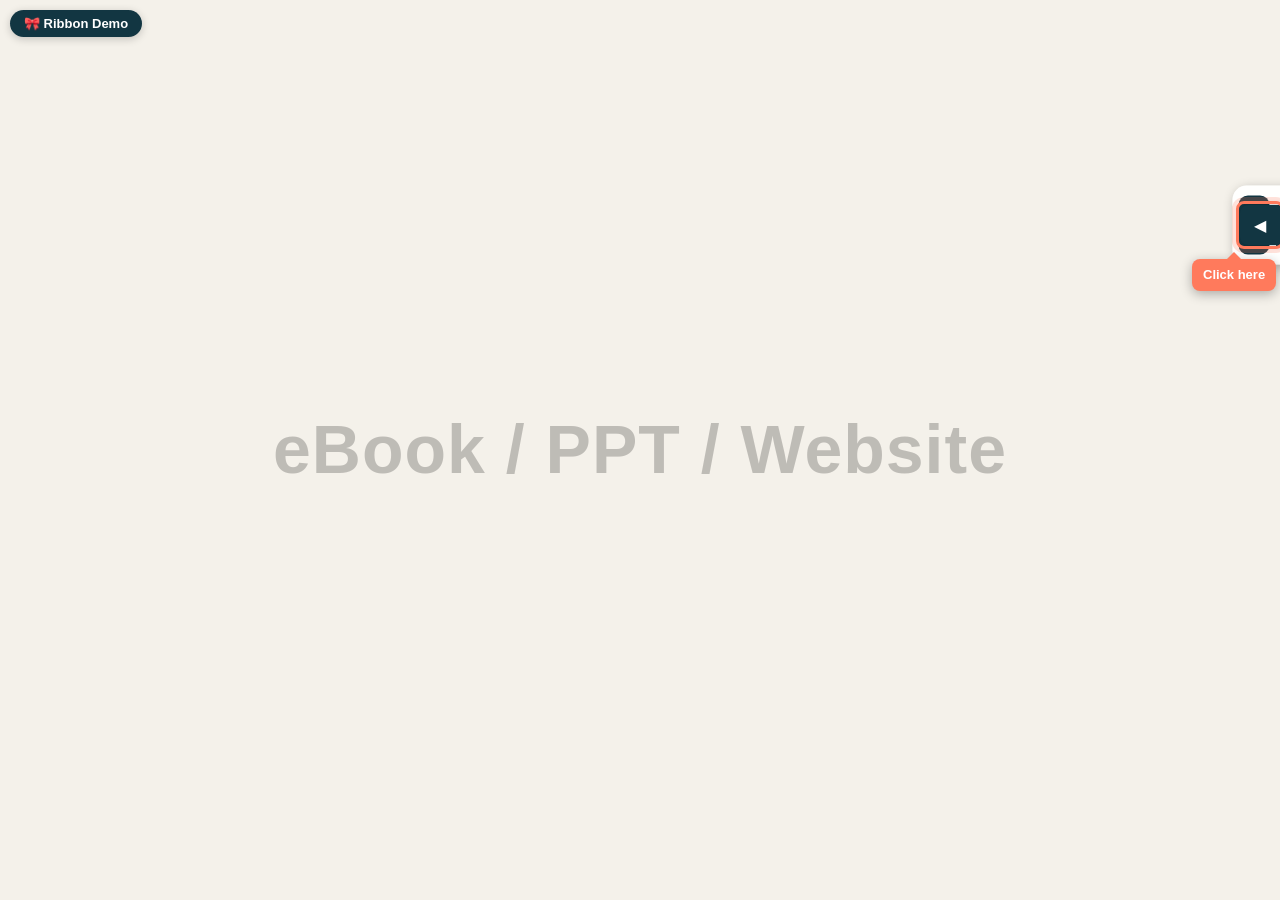
<file: ribbon-demo.html>
<!DOCTYPE html>
<html>
<head>
<meta charset="UTF-8">
<title>Ribbon Demo</title>
<style>
  :root{
    --dark:#123642; --yellow:#FFC94D; --red:#E85C5C; --blue:#4C9BE8;
    --green:#4CAF7D; --purple:#9B7ED8; --primary:#FF7A5C; --teal:#2BB5AC;
    --t-yellow:#F2C300; --t-orange:#F2872E; --t-pink:#F25C9C; --t-brown:#8B5E3C;
  }
  html,body{margin:0;padding:0;background:#F4F1EA;overflow:hidden;height:100vh;width:100vw;font-family:sans-serif;}
  *{box-sizing:border-box;}

  /* ---- TAB ---- */
  /* TAB_WIDTH must match the Python constant TAB_WIDTH in main.py (40). */
  #tab{
    position:fixed; top:25%; transform:translateY(-50%);
    width:40px; height:40px;
    background:var(--dark); z-index:1001; cursor:pointer;
    display:flex; align-items:center; justify-content:center;
    box-shadow:2px 0 6px rgba(0,0,0,.35);
    font-size:16px; color:#fff; user-select:none;
  }
  #tab:active{transform:translateY(-50%) scale(.92);}
  body.side-left #tab{ left:0; border-radius:0 8px 8px 0; }
  body.side-right #tab{ right:0; border-radius:8px 0 0 8px; }

  /* ---- RIBBON ---- */
  #ribbon{
    position:fixed; top:25%; z-index:1000; display:flex; gap:5px; align-items:center;
    background:rgba(255,255,255,.95);
    padding:1px 8px 1px 5px; box-shadow:2px 3px 10px rgba(0,0,0,.3);
    transition:transform .18s ease-out;
  }
  body.side-left #ribbon{ left:40px; transform:translate(-100%,-50%); border-radius:0 12px 12px 0; }
  body.side-left #ribbon.open{ transform:translate(0,-50%); }
  body.side-right #ribbon{ right:40px; transform:translate(100%,-50%); border-radius:12px 0 0 12px; }
  body.side-right #ribbon.open{ transform:translate(0,-50%); }

  /* The ribbon/tab are position:fixed relative to the app's single
     window, so when that window is temporarily resized+repositioned
     for a celebration or Settings, the ribbon would otherwise reposition
     ITSELF inside that smaller viewport instead of disappearing — this
     is what caused the ribbon content to visibly bleed into celebration
     windows. Hide both outright while celebrating. */
  body.celebrating #tab, body.celebrating #ribbon{ display:none !important; }

  .sq-btn{border:none;border-radius:8px;width:38px;height:50px;font-weight:900;
    font-size:30px;line-height:0.82;cursor:pointer;background:var(--dark);color:#fff;display:flex;align-items:center;justify-content:center;flex-shrink:0;}
  .sq-btn:active{transform:translateY(2px);}
  .sq-btn.mini{width:26px;height:50px;font-size:20px;}
  .sq-btn.confirm{background:var(--red);}
  .sq-btn#class-indicator{width:auto;padding:0 12px;font-size:20px;}

  #timer-group{display:flex;align-items:center;gap:2px;height:50px;}
  #timer-disp{font-size:58px;font-weight:800;line-height:0.82;color:var(--dark);min-width:96px;
    height:50px;text-align:center;cursor:pointer;display:flex;align-items:center;justify-content:center;}

  #call-btn{border:none;border-radius:8px;width:44px;height:50px;background:var(--yellow);color:var(--dark);
    font-weight:800;font-size:44px;line-height:0.82;cursor:pointer;flex-shrink:0;display:flex;align-items:center;justify-content:center;}
  #call-btn:active{transform:translateY(2px);}

  /* shuffle order strip, sits under the settings/power/class-indicator
     group (item 5) */
  .end-group{display:flex;flex-direction:column;align-items:stretch;gap:3px;flex-shrink:0;}
  .end-buttons{display:flex;gap:5px;}
  #shuffle-strip{display:flex;gap:3px;cursor:pointer;}
  .shuffle-block{flex:1;height:12px;border-radius:3px;min-width:6px;}

  /* Squared team-point pill: number dominant on the left, +/- stacked
     vertically together on the right (+ on top). */
  .team-pill{display:flex;align-items:center;gap:4px;border-radius:6px;padding:0 6px;flex-shrink:0;height:50px;}
  .pill-num{font-size:54px;font-weight:800;line-height:0.82;color:#fff;min-width:42px;text-align:center;}
  .pill-btns{display:flex;flex-direction:column;gap:2px;}
  .pill-btn{border:none;background:rgba(255,255,255,.35);color:#fff;width:16px;height:16px;border-radius:4px;
    font-weight:900;cursor:pointer;font-size:10px;line-height:1;padding:0;display:flex;align-items:center;justify-content:center;}

  /* team name label under each pill (item 1) */
  .team-group{display:flex;flex-direction:column;align-items:center;gap:2px;flex-shrink:0;}
  .pill-label{font-size:12px;font-weight:700;color:var(--dark);line-height:1;text-align:center;
    max-width:64px;overflow:hidden;text-overflow:ellipsis;white-space:nowrap;user-select:none;}

  /* ---- FLASH / POPUP ---- */
  #flash-overlay{position:fixed;inset:0;z-index:1500;background:rgba(0,0,0,.4);display:none;
    align-items:center;justify-content:center;pointer-events:none;}
  #flash-overlay.show{display:flex;}
  #flash-text{font-size:380px;line-height:0.85;font-weight:800;color:#fff;text-shadow:0 4px 14px rgba(0,0,0,.5);text-align:center;}
  #flash-text img{object-fit:contain;display:block;}

  #msg-popup{position:fixed;inset:0;z-index:1600;display:flex;align-items:center;justify-content:center;
    opacity:0;pointer-events:none;transition:opacity .25s ease;}
  #msg-popup.show{opacity:1;}
  #msg-card{background:#fff;border-radius:18px;padding:20px 30px;
    box-shadow:0 10px 40px rgba(0,0,0,.4);text-align:center;max-width:60vw;}
  #msg-en{font-size:100px;line-height:0.95;color:var(--primary);font-weight:800;}
  #msg-img{max-width:50vw;max-height:40vh;border-radius:10px;display:block;margin:0 auto 8px;}

  /* ---- SETTINGS ---- */
  #settings-overlay{position:fixed;inset:0;z-index:2000;background:rgba(0,0,0,.45);display:none;
    align-items:center;justify-content:center;}
  #settings-overlay.show{display:flex;}
  #settings-panel{background:#fff;border-radius:16px;width:100%;height:100%;max-height:none;overflow-y:auto;
    box-shadow:0 12px 50px rgba(0,0,0,.4);padding:28px 34px;}
  #settings-panel h2{margin:0 0 16px;font-size:28px;color:var(--dark);}
  .set-tabs{display:flex;gap:8px;margin-bottom:20px;}
  .set-tab{flex:1;padding:12px;border:none;border-radius:10px;background:#eee;color:var(--dark);
    font-weight:700;cursor:pointer;font-size:18px;}
  .set-tab.active{background:var(--dark);color:#fff;}
  .set-section{display:none;}
  .set-section.active{display:block;}
  .set-row{display:flex;align-items:center;justify-content:space-between;padding:12px 0;font-size:20px;border-bottom:1px solid #eee;}
  .set-row label{display:flex;align-items:center;gap:10px;}
  .set-row input[type=checkbox]{width:20px;height:20px;}
  .set-close{position:absolute;top:18px;right:22px;border:none;background:none;font-size:26px;cursor:pointer;color:#888;}
  select,input[type=text],input[type=number]{font-size:18px;padding:8px 10px;border:1px solid #ccc;border-radius:8px;}
  #settings-panel{position:relative;}
  .set-note{font-size:15px;color:#888;margin-top:8px;}

  .size-btn{flex:1;padding:14px 8px;border:none;border-radius:10px;background:#eee;color:var(--dark);
    font-weight:700;cursor:pointer;font-size:18px;}
  .size-btn.active{background:var(--dark);color:#fff;}

  .totals-row{display:flex;align-items:center;gap:10px;padding:9px 0;border-bottom:1px solid #eee;}
  .totals-swatch{width:20px;height:20px;border-radius:50%;flex-shrink:0;}
  .totals-name{flex:1;min-width:0;font-size:18px;padding:7px 9px;border:1px solid #ccc;border-radius:7px;}
  .totals-btn{border:none;background:#eee;color:var(--dark);width:32px;height:32px;border-radius:7px;
    font-weight:900;cursor:pointer;font-size:18px;flex-shrink:0;}
  .totals-num{min-width:38px;text-align:center;font-weight:800;font-size:20px;flex-shrink:0;}
  .totals-clear{border:none;background:#ddd;color:var(--dark);font-size:14px;padding:7px 12px;
    border-radius:7px;cursor:pointer;flex-shrink:0;}

  #emoji-picker{display:flex;flex-wrap:wrap;gap:6px;max-height:220px;overflow-y:auto;
    padding:9px;border:1px solid #eee;border-radius:10px;margin-top:8px;}
  .emoji-pick-btn{border:none;background:#f5f5f5;border-radius:8px;width:42px;height:42px;
    font-size:24px;cursor:pointer;display:flex;align-items:center;justify-content:center;padding:0;}
  .emoji-pick-btn.selected{background:var(--yellow);}

  /* .sq-btn is also reused for text-label action buttons inside Settings
     (Save / Add to Total / Reset). Those need normal button proportions,
     not the big 30px/50px-tall spec meant for the compact ribbon icons. */
  #settings-panel .sq-btn{
    font-size:20px; line-height:1.3; height:auto; width:auto;
  }
  /* ================= ATTENDANCE & BEHAVIOR (merged mode) ================= */
  #attendance-content{display:flex;flex-direction:column;max-height:600px;}
  #att-topbar{display:flex;align-items:center;gap:6px;padding:2px 0;flex-shrink:0;}
  #att-topbar select{font-size:13px;padding:4px 6px;border:1px solid #ccc;border-radius:6px;max-width:110px;}
  .att-btn{border:none;border-radius:6px;padding:5px 9px;font-weight:700;font-size:12px;cursor:pointer;background:#eee;color:var(--dark);flex-shrink:0;}
  .att-btn.primary{background:var(--teal);color:#fff;}
  #att-tally{font-size:11px;color:#666;white-space:nowrap;padding:3px 0;}
  #att-saved-flash{font-size:11px;color:var(--green);font-weight:700;opacity:0;transition:opacity .3s;white-space:nowrap;}
  #att-saved-flash.show{opacity:1;}
  #att-roster-row{display:flex;align-items:center;gap:6px;padding:4px 0;border-bottom:1px solid #eee;flex-shrink:0;font-size:11px;color:#666;}
  #att-roster-row input[type=file]{font-size:11px;max-width:150px;}
  #att-roster-editor{padding:6px 0;border-bottom:1px solid #eee;}
  .roster-edit-row{display:flex;align-items:center;gap:4px;padding:3px 0;}
  .roster-edit-row input{font-size:12px;padding:3px 5px;border:1px solid #ccc;border-radius:5px;}
  .roster-edit-row input.re-en{width:90px;}
  .roster-edit-row input.re-kr{width:70px;}
  .roster-edit-row input.re-num{width:55px;}
  .roster-edit-row .re-remove{border:none;background:var(--red);color:#fff;border-radius:5px;width:20px;height:20px;font-weight:900;cursor:pointer;font-size:12px;flex-shrink:0;}
  .roster-edit-actions{display:flex;gap:6px;margin-top:6px;}
  #att-daily{overflow-y:auto;max-height:420px;}
  #att-empty-note{padding:20px;text-align:center;color:#999;font-size:13px;}
  #att-history{display:none;overflow:auto;max-width:900px;max-height:460px;}
  #att-history.show{display:block;}
  #att-daily.hidden{display:none;}
  .hist-section-label{font-size:11px;font-weight:800;color:var(--dark);padding:6px 4px 2px;background:#f7f7f7;position:sticky;left:0;}
  /* Shared compact-table look — used by BOTH the today-only daily view
     and the expanded multi-date history, so they visually match. A
     table naturally keeps every row's cells aligned to the same column
     regardless of name length, which is what fixed the misalignment. */
  table.hist-table{border-collapse:collapse;font-size:10px;}
  table.hist-table th, table.hist-table td{border:1px solid #eee;padding:2px 5px;text-align:center;white-space:nowrap;}
  table.hist-table th.hist-name-col, table.hist-table td.hist-name-col{
    position:sticky;left:0;background:#fff;text-align:left;min-width:90px;z-index:2;font-weight:700;
  }
  table.hist-table th{background:#f7f7f7;font-weight:700;}
  .hist-cell{cursor:pointer;min-width:26px;font-weight:800;}
  .hist-cell.status-O{background:var(--green);color:#fff;}
  .hist-cell.status-\/{background:var(--red);color:#fff;}
  .hist-cell.status-L{background:var(--t-orange);color:#fff;}
  .hist-cell.strikes-hi{background:var(--red);color:#fff;}
  .hist-cell.strikes-mid{background:var(--t-orange);color:#fff;}
  /* Notes, tied to strikes — a small icon next to the strike count.
     Hovering the cell shows the note (native title tooltip); clicking
     the icon opens a prompt to add or edit it. */
  .strikes-cell{cursor:default;}
  .strikes-cell .strike-num{cursor:pointer;display:inline-block;min-width:14px;}
  .note-btn{border:none;background:none;cursor:pointer;font-size:9px;padding:0;line-height:1;opacity:.55;margin-left:3px;vertical-align:middle;}
  .note-btn:hover{opacity:1;}
  /* points-content needs the SAME flex-row layout #ribbon itself uses —
     without this, it defaults to block (stacked vertically) on first
     paint, before any JS runs. This was the actual cause of the startup
     glitch, not a timing/zoom issue. */
  #points-content{display:flex;gap:5px;align-items:center;}
  /* Attendance mode: always the same spot (right side, nearly full
     screen height) no matter where the tab/ribbon is docked. Setting
     both top AND bottom (with no transform) makes the browser compute
     the height automatically to fill that span — this is what lets it
     go "close to the bottom, close to the top" without a fixed guess. */
  #ribbon.att-fixed-pos{
    top:3vh !important; bottom:3vh !important;
    right:20px !important; left:auto !important;
    transform:none !important;
  }
  #ribbon.att-fixed-pos #attendance-content{
    max-height:none !important; height:100%;
  }
  #ribbon.att-fixed-pos #att-daily{
    flex:1; min-height:0; max-height:none !important;
  }
  /* ================= RIBBON DEMO — landing page, badge, guided tour ================= */
  #demo-badge{position:fixed;top:10px;left:10px;background:var(--dark);color:#fff;padding:6px 14px;
    border-radius:20px;font-size:13px;font-weight:800;z-index:10000;box-shadow:0 2px 8px rgba(0,0,0,.2);}
  #landing-overlay{position:fixed;inset:0;display:flex;align-items:center;justify-content:center;
    pointer-events:none;z-index:100;padding:40px;text-align:center;}
  #landing-bg-text{font-size:clamp(28px,6vw,68px);font-weight:900;color:#00000038;letter-spacing:1px;line-height:1.2;}

  #tour-layer{position:fixed;inset:0;pointer-events:none;z-index:9998;}
  #tour-svg{position:fixed;inset:0;width:100vw;height:100vh;pointer-events:none;z-index:9997;}
  #att-info-box{position:fixed;top:50%;left:10vw;transform:translateY(-50%);z-index:9998;
    background:#fff;border:2px solid var(--dark);border-radius:12px;padding:16px 20px;
    max-width:260px;font-size:13px;line-height:1.5;color:var(--dark);box-shadow:0 6px 20px rgba(0,0,0,.25);}
  #att-info-box b{color:var(--primary);}
  #att-info-box .divider{border-top:1px solid #eee;margin:10px 0;}
  .tour-bubble.far{background:#fff;color:var(--dark);border:2px solid var(--primary);}
  .tour-bubble.far::after{display:none;}
  .tour-bubble{position:absolute;background:var(--dark);color:#fff;padding:7px 11px;border-radius:8px;
    font-size:12px;font-weight:700;max-width:170px;text-align:center;box-shadow:0 3px 12px rgba(0,0,0,.3);
    line-height:1.35;}
  .tour-bubble.prompt{background:var(--primary);font-size:13px;}
  .tour-bubble::after{content:'';position:absolute;left:50%;transform:translateX(-50%);
    border:7px solid transparent;}
  .tour-bubble.point-up::after{top:-14px;border-bottom-color:var(--dark);}
  .tour-bubble.point-down::after{bottom:-14px;border-top-color:var(--dark);}
  .tour-bubble.prompt.point-up::after{border-bottom-color:var(--primary);}
  .tour-bubble.prompt.point-down::after{border-top-color:var(--primary);}
  .tour-highlight{position:absolute;border:3px solid var(--primary);border-radius:8px;
    box-shadow:0 0 0 4px rgba(255,122,92,.22);animation:tourPulse 1.6s ease-in-out infinite;}
  @keyframes tourPulse{0%,100%{opacity:.6;}50%{opacity:1;}}
</style>
</head>
<body class="side-right">

<div id="demo-badge">🎀 Ribbon Demo</div>

<div id="landing-overlay">
  <div id="landing-bg-text">eBook&nbsp;/&nbsp;PPT&nbsp;/&nbsp;Website</div>
</div>

<div id="tour-layer"></div>
<div id="att-info-box" style="display:none;">
  <b>💾 How this saves:</b> every change auto-saves a moment after you make it. A weekly snapshot is kept automatically. "Update" forces an immediate save, and Settings → Classes has a one-click export of everything.
  <div class="divider"></div>
  <b>⚠️ What's a strike?</b> Strikes are an individual behavior warning. They are separate from team points. Team points reward the whole team for positive behavior; strikes track one student's negative behavior. Strikes reset every class. This is my clean slate policy. Hitting 3 in one class refers it into the school-wide discipline system.
</div>
<svg id="tour-svg"><defs>
  <marker id="tourArrowhead" markerWidth="8" markerHeight="8" refX="6" refY="4" orient="auto">
    <path d="M0,0 L8,4 L0,8 Z" fill="#FF7A5C"/>
  </marker>
</defs></svg>

<div id="tab" class="pywebview-drag-region" onclick="toggleRibbon()">◀</div>

<div id="ribbon">
<div id="points-content">
  <div id="timer-group">
    <button class="sq-btn mini" onclick="timerAdj(-30)"><svg viewBox="0 0 24 24" width="14" height="14" fill="none" stroke="currentColor" stroke-width="3.5" stroke-linecap="round" style="pointer-events:none;"><line x1="5" y1="12" x2="19" y2="12"/></svg></button>
    <span id="timer-disp" onclick="toggleTimer()">1:00</span>
    <button class="sq-btn mini" onclick="timerAdj(30)">+</button>
  </div>
  <button class="sq-btn" onclick="thumbsUp()">👍</button>
  <div class="team-group"><span class="team-pill" style="background:var(--red);"><span class="pill-num" id="pt-red">0</span><span class="pill-btns"><button class="pill-btn" onclick="ptAdj('red',1)">+</button><button class="pill-btn" onclick="ptAdj('red',-1)">-</button></span></span><span class="pill-label" id="lbl-red">Red</span></div>
  <div class="team-group"><span class="team-pill" style="background:var(--blue);"><span class="pill-num" id="pt-blue">0</span><span class="pill-btns"><button class="pill-btn" onclick="ptAdj('blue',1)">+</button><button class="pill-btn" onclick="ptAdj('blue',-1)">-</button></span></span><span class="pill-label" id="lbl-blue">Blue</span></div>
  <div class="team-group"><span class="team-pill" style="background:var(--green);"><span class="pill-num" id="pt-green">0</span><span class="pill-btns"><button class="pill-btn" onclick="ptAdj('green',1)">+</button><button class="pill-btn" onclick="ptAdj('green',-1)">-</button></span></span><span class="pill-label" id="lbl-green">Green</span></div>
  <div class="team-group"><span class="team-pill" style="background:var(--purple);"><span class="pill-num" id="pt-purple">0</span><span class="pill-btns"><button class="pill-btn" onclick="ptAdj('purple',1)">+</button><button class="pill-btn" onclick="ptAdj('purple',-1)">-</button></span></span><span class="pill-label" id="lbl-purple">Purple</span></div>
  <div class="team-group" style="display:none;"><span class="team-pill" id="pill-yellow" style="background:var(--t-yellow);"><span class="pill-num" id="pt-yellow">0</span><span class="pill-btns"><button class="pill-btn" onclick="ptAdj('yellow',1)">+</button><button class="pill-btn" onclick="ptAdj('yellow',-1)">-</button></span></span><span class="pill-label" id="lbl-yellow">Yellow</span></div>
  <div class="team-group" style="display:none;"><span class="team-pill" id="pill-orange" style="background:var(--t-orange);"><span class="pill-num" id="pt-orange">0</span><span class="pill-btns"><button class="pill-btn" onclick="ptAdj('orange',1)">+</button><button class="pill-btn" onclick="ptAdj('orange',-1)">-</button></span></span><span class="pill-label" id="lbl-orange">Orange</span></div>
  <div class="team-group" style="display:none;"><span class="team-pill" id="pill-pink" style="background:var(--t-pink);"><span class="pill-num" id="pt-pink">0</span><span class="pill-btns"><button class="pill-btn" onclick="ptAdj('pink',1)">+</button><button class="pill-btn" onclick="ptAdj('pink',-1)">-</button></span></span><span class="pill-label" id="lbl-pink">Pink</span></div>
  <div class="team-group" style="display:none;"><span class="team-pill" id="pill-brown" style="background:var(--t-brown);"><span class="pill-num" id="pt-brown">0</span><span class="pill-btns"><button class="pill-btn" onclick="ptAdj('brown',1)">+</button><button class="pill-btn" onclick="ptAdj('brown',-1)">-</button></span></span><span class="pill-label" id="lbl-brown">Brown</span></div>
  <button id="call-btn" onclick="pickCall()">–</button>
  <div class="end-group">
    <div class="end-buttons">
      <button class="sq-btn mini" onclick="openSettings('teams')">⚙</button>
      <button class="sq-btn mini" id="power-btn" onclick="powerOff()" title="Power off"><svg viewBox="0 0 24 24" width="18" height="18" fill="none" stroke="currentColor" stroke-width="2.5" stroke-linecap="round" stroke-linejoin="round" style="pointer-events:none;"><path d="M12 2v8"/><path d="M18.36 6.64a9 9 0 1 1-12.73 0"/></svg></button>
      <button class="sq-btn mini" onclick="switchMode('attendance')" title="Attendance & behavior">📋</button>
      <button class="sq-btn" id="class-indicator" onclick="openSettings('classes')" title="Current class — click to manage">New</button>
    </div>
    <div id="shuffle-strip" onclick="shuffleOrder()" title="Click to reshuffle team order"></div>
  </div>
</div>

<div id="attendance-content" style="display:none;">
  <div id="att-topbar">
    <button class="att-btn" onclick="switchMode('points')" title="Back to points">← Points</button>
    <select id="att-class-select" onchange="onAttClassSwitch()"></select>
    <button class="att-btn" onclick="cycleCheckAll()" title="Cycles: all Present, all Absent, all Late, clear all">All</button>
    <button class="att-btn" id="att-expand-btn" onclick="toggleExpanded()">Expand ⇤</button>
    <button class="att-btn primary" onclick="manualUpdate()">Update</button>
    <span id="att-saved-flash">✓ Saved</span>
  </div>

  <div id="att-roster-row">
    Import roster (CSV): <input type="file" id="att-roster-file" accept=".csv" onchange="onRosterFilePicked(event)">
    <button class="att-btn" onclick="toggleRosterEdit()" id="att-roster-edit-btn">✏️ Edit Roster</button>
    <span id="att-roster-status"></span>
  </div>
  <div id="att-roster-editor" style="display:none;"></div>
  <div id="att-tally"></div>

  <div id="att-daily"></div>
  <div id="att-history"></div>
</div>
</div>

<div id="flash-overlay"><div id="flash-text"></div></div>
<div id="msg-popup"><div id="msg-card"><img id="msg-img" style="display:none;"><div id="msg-en"></div></div></div>

<!-- ============ SETTINGS PANEL ============ -->
<div id="settings-overlay">
  <div id="settings-panel">
    <button class="set-close" onclick="closeSettings()">✕</button>
    <h2>Ribbon Settings</h2>
    <div class="set-tabs">
      <button class="set-tab" data-tab="teams" onclick="switchSetTab('teams')">Teams</button>
      <button class="set-tab" data-tab="thumbs" onclick="switchSetTab('thumbs')">Thumbs-Up</button>
      <button class="set-tab" data-tab="classes" onclick="switchSetTab('classes')">Classes</button>
      <button class="set-tab" data-tab="general" onclick="switchSetTab('general')">General</button>
      <button class="set-tab" data-tab="help" onclick="switchSetTab('help')">Help</button>
    </div>

    <!-- TEAMS -->
    <div class="set-section" id="sec-teams">
      <div class="set-row"><label><input type="checkbox" id="chk-yellow" onchange="onTeamToggle()"> Yellow team</label></div>
      <div class="set-row"><label><input type="checkbox" id="chk-orange" onchange="onTeamToggle()"> Orange team</label></div>
      <div class="set-row"><label><input type="checkbox" id="chk-pink" onchange="onTeamToggle()"> Pink team</label></div>
      <div class="set-row"><label><input type="checkbox" id="chk-brown" onchange="onTeamToggle()"> Brown team</label></div>
      <div class="set-note">Enabled teams appear in a smaller row under the main ribbon.</div>
    </div>

    <!-- THUMBS UP -->
    <div class="set-section" id="sec-thumbs">
      <div class="set-row"><label>Action</label>
        <select id="thumbs-mode" onchange="onThumbsModeChange()">
          <option value="bigthumb">Big Thumbs Up</option>
          <option value="emoji">Custom Emoji</option>
          <option value="message">Random Positive Message</option>
          <option value="image">Image Only</option>
          <option value="textimage">Image + Text</option>
        </select>
      </div>
      <div class="set-row" id="row-emoji" style="display:none;flex-direction:column;align-items:stretch;">
        <div style="display:flex;justify-content:space-between;align-items:center;width:100%;">
          <label>Emoji (pick up to 3)</label>
          <input type="text" id="thumbs-emoji" maxlength="12" style="width:80px;" placeholder="🎉" oninput="onThumbsEmojiTyped()">
        </div>
        <div id="emoji-picker"></div>
      </div>
      <div class="set-row" id="row-image" style="display:none;"><label>Image</label><input type="file" id="thumbs-image" accept="image/*" onchange="onThumbsImagePick(event)"></div>
      <div class="set-row" id="row-text" style="display:none;"><label>Text</label><input type="text" id="thumbs-text" style="width:220px;" placeholder="Great job!"></div>
      <button class="sq-btn" style="width:auto;padding:14px 24px;margin-top:14px;" onclick="saveThumbsSettings()">Save</button>
    </div>

    <!-- CLASSES -->
    <div class="set-section" id="sec-classes">
      <div class="set-row"><label>Active class</label>
        <select id="class-select" onchange="onClassSwitch()"></select>
      </div>
      <div class="set-row"><label>Class name</label><input type="text" id="class-name" style="width:180px;" onchange="saveClassName()" placeholder="e.g. G3 Discover"></div>

      <div style="display:flex;gap:6px;margin-top:10px;">
        <input type="text" id="new-class-name" style="flex:1;min-width:0;" placeholder="New class name">
        <button class="sq-btn" style="width:auto;padding:14px 24px;background:var(--dark);" onclick="addNewClass()">+ Add</button>
      </div>

      <div id="totals-table" style="margin-top:10px;"></div>

      <div style="display:flex;gap:6px;margin-top:10px;">
        <button class="sq-btn" style="flex:1;padding:16px 8px;background:var(--teal);" onclick="addCurrentRibbonScores()">Add Current Ribbon Scores</button>
        <button class="sq-btn" style="flex:1;padding:16px 8px;background:var(--red);" onclick="clearAllTotals()">Clear All (this class)</button>
      </div>

      <button class="sq-btn" style="width:auto;padding:14px 24px;margin-top:14px;background:var(--red);" onclick="resetClassPoints()">Reset Live Ribbon Points</button>
      <button class="sq-btn" id="delete-class-btn" style="width:auto;padding:14px 24px;margin-top:14px;background:#999;" onclick="deleteCurrentClass()">Delete This Class</button>
      <div class="set-note">"Add Current Ribbon Scores" folds the live ribbon into the totals above, then clears the ribbon. "Clear All" resets the totals above for this class only — it doesn't touch the live ribbon. Totals are also backed up automatically to a plain-text file next to your data (see chat for the exact location).</div>

      <button class="sq-btn" style="width:auto;padding:14px 24px;margin-top:20px;background:var(--dark);" onclick="exportFullHistory()">Export Full History (.md)</button>
      <div id="export-status" class="set-note" style="color:var(--teal);font-weight:700;"></div>
      <div class="set-note">Writes every class's point totals plus the full attendance and strikes history, every date, to one file — <code>full_export.md</code> next to your data. Overwrites the previous export each time. This is separate from the automatic weekly backup, and is the one meant for you to move somewhere and keep.</div>
    </div>

    <!-- GENERAL -->
    <div class="set-section" id="sec-general">
      <div class="set-row"><label><input type="checkbox" id="chk-mute" onchange="saveGeneral()"> Mute all sounds</label></div>
      <div class="set-row"><label>Default timer (sec)</label><input type="number" id="timer-default" min="10" max="600" style="width:70px;" onchange="saveGeneral()"></div>
      <div class="set-row"><label>Ribbon side</label>
        <select id="side-select" onchange="onSideChange()">
          <option value="right">Expand left (tab on right)</option>
          <option value="left">Expand right (tab on left)</option>
        </select>
      </div>
      <div class="set-row" style="flex-direction:column;align-items:stretch;">
        <label style="margin-bottom:6px;">Ribbon size</label>
        <div style="display:flex;gap:4px;">
          <button type="button" class="size-btn" data-size="small" onclick="setZoomPreset('small')">Small</button>
          <button type="button" class="size-btn" data-size="medium" onclick="setZoomPreset('medium')">Medium</button>
          <button type="button" class="size-btn" data-size="big" onclick="setZoomPreset('big')">Big</button>
          <button type="button" class="size-btn" data-size="biggest" onclick="setZoomPreset('biggest')">Biggest</button>
        </div>
      </div>
      <div class="set-note">Changing side or size takes effect immediately.</div>
    </div>

    <!-- HELP -->
    <div class="set-section" id="sec-help" style="font-size:15px;line-height:1.5;">
      <div class="set-row" style="flex-direction:column;align-items:stretch;border:none;">
        <label style="margin-bottom:4px;">Where your data lives on THIS computer</label>
        <div id="help-folder-path" style="font-family:monospace;background:#f5f5f5;padding:8px 10px;border-radius:6px;word-break:break-all;font-size:13px;">Loading…</div>
        <button class="sq-btn" style="width:auto;padding:10px 18px;margin-top:8px;background:var(--teal);" onclick="openDataFolder()">📂 Open Data Folder</button>
        <div class="set-note">This path is read live from wherever the app is actually running right now — it's correct whether you're testing with <code>python main.py</code> or running the finished .exe on another computer.</div>
      </div>

      <div class="set-row" style="flex-direction:column;align-items:stretch;border:none;margin-top:16px;">
        <label style="margin-bottom:4px;">Points side</label>
        <div class="set-note" style="font-size:14px;">
          Click the small tab to open/close the ribbon. Click a team's number to change it. 👍 triggers a celebration (configured in Thumbs-Up). ⚙ opens Settings. The colored strip is "shuffle" — randomizes turn order for active teams. The class-name button opens Settings on the Classes tab.
        </div>
      </div>

      <div class="set-row" style="flex-direction:column;align-items:stretch;border:none;margin-top:16px;">
        <label style="margin-bottom:4px;">Attendance side</label>
        <div class="set-note" style="font-size:14px;">
          Click 📋 to switch into Attendance, "← Points" to switch back.<br><br>
          <b>New class:</b> use "Import roster (CSV)" — needs columns Student Number, English Name, Korean Name, and optionally Status (rows marked LEFT are skipped).<br><br>
          <b>Daily marking:</b> click a cell to cycle blank → O (Present) → / (Absent) → L (Late). Click the strike number to cycle 0–6. The small 📄/📝 icon next to strikes is for notes — click to add or edit one, hover the cell to read it. "All" cycles the whole class through Present → Absent → Late → clear. "Update" forces an immediate save.<br><br>
          <b>Expand ⇤</b> shows full history — every date, two scrollable tables. Click any past cell to correct it; corrections are logged quietly, separate from today's normal entry.
        </div>
      </div>

      <div class="set-row" style="flex-direction:column;align-items:stretch;border:none;margin-top:16px;">
        <label style="margin-bottom:4px;">Backups — what's automatic, what's manual</label>
        <div class="set-note" style="font-size:14px;">
          <b>saved_scores.md</b> — current point totals, regenerated every save, always overwritten.<br>
          <b>Weekly backup</b> — a dated points snapshot once a week, keeps the last 8 weeks. Automatic, points only.<br>
          <b>Full export</b> (Settings → Classes → "Export Full History") — everything: every class's points plus complete attendance and strikes history, every date. Manual — click it, then move that file somewhere safe yourself. Nothing is ever auto-deleted from your attendance records.
        </div>
      </div>

      <div class="set-row" style="flex-direction:column;align-items:stretch;border:none;margin-top:16px;">
        <label style="margin-bottom:4px;">If something looks broken</label>
        <div class="set-note" style="font-size:14px;">
          <b>Window doesn't appear at all:</b> close every terminal/process for this app (Task Manager → End Task on anything named python or Classroom Ribbon), then try again from one fresh terminal.<br><br>
          <b>A class or roster seems to have vanished:</b> check the Data Folder above for <code>data.json</code> — if it's really gone, the weekly backup or your last full export is the way back.
        </div>
      </div>
    </div>

  </div>
</div>

<script>
/* ---- SOUND ---- */
let actx;
let muted=false;
function ensureAudio(){ if(!actx) actx = new (window.AudioContext||window.webkitAudioContext)(); }
function playClick(){
  if(muted) return;
  ensureAudio();
  const o=actx.createOscillator(), g=actx.createGain();
  o.type='sine';
  o.frequency.setValueAtTime(880, actx.currentTime);
  o.frequency.exponentialRampToValueAtTime(440, actx.currentTime+0.1);
  g.gain.setValueAtTime(0.0001, actx.currentTime);
  g.gain.exponentialRampToValueAtTime(0.25, actx.currentTime+0.012);
  g.gain.exponentialRampToValueAtTime(0.0001, actx.currentTime+0.15);
  o.connect(g); g.connect(actx.destination);
  o.start(); o.stop(actx.currentTime+0.16);
}
function playCheer(){
  if(muted) return;
  ensureAudio();
  const notes=[523.25,659.25,783.99,1046.5];
  notes.forEach((freq,i)=>{
    const o=actx.createOscillator(), g=actx.createGain();
    o.type='triangle'; o.frequency.value=freq;
    const start=actx.currentTime + i*0.08;
    g.gain.setValueAtTime(0.0001,start);
    g.gain.exponentialRampToValueAtTime(0.28,start+0.02);
    g.gain.exponentialRampToValueAtTime(0.0001,start+0.35);
    o.connect(g); g.connect(actx.destination);
    o.start(start); o.stop(start+0.4);
  });
  const bufferSize=actx.sampleRate*0.4;
  const buffer=actx.createBuffer(1,bufferSize,actx.sampleRate);
  const data=buffer.getChannelData(0);
  for(let i=0;i<bufferSize;i++){ data[i]=(Math.random()*2-1)*Math.exp(-i/bufferSize*4)*0.3; }
  const src=actx.createBufferSource(); src.buffer=buffer;
  const filt=actx.createBiquadFilter(); filt.type='highpass'; filt.frequency.value=4000;
  const g2=actx.createGain(); g2.gain.value=0.25;
  src.connect(filt); filt.connect(g2); g2.connect(actx.destination);
  src.start(actx.currentTime+0.25);
}

/* ---- PERSISTENT STATE (bridges to main.py via pywebview.api) ---- */
const DEMO_CLASS_ID = 'demo-class';
// Fixed distribution, generated once (10.1% absent, 17.3% late, 72.6%
// present across 24 students x 7 days) — not regenerated randomly on
// each visit, so the demo looks the same and the percentages you asked
// for are always exact, not "close on average."
const DEMO_HISTORY_GRID = [["L","O","O","O","O","L","O","O","O","O","L","/","L","O","/","/","O","O","L","L","O","L","O","/"],["L","O","O","O","L","L","O","O","O","O","O","O","/","O","O","L","O","/","O","O","O","O","O","O"],["O","O","O","O","O","O","/","O","O","O","O","O","L","O","O","O","O","L","O","O","O","O","/","O"],["O","L","O","O","O","O","O","O","L","O","L","O","O","/","O","O","L","O","O","L","O","L","O","O"],["O","O","O","/","O","O","O","O","L","O","O","O","O","O","O","O","O","O","O","O","L","O","/","O"],["O","/","O","O","O","/","O","O","O","O","L","O","O","O","O","O","L","O","O","O","L","/","O","O"],["O","O","O","O","O","O","O","O","O","L","/","/","O","O","L","O","L","L","O","O","O","/","L","O"]];
function buildDemoRoster(){
  const letters = 'ABCDEFGHIJKLMNOPQRSTUVWX'.split('');
  return letters.map((letter,i)=>({ num: String(1111+i), en: 'Student '+letter, kr: '홍길동' }));
}
function buildDemoRecords(){
  // Dates computed relative to whenever this page is actually viewed —
  // not hardcoded strings that would go stale on a portfolio site.
  const records = {};
  for(let dayAgo=1; dayAgo<=7; dayAgo++){
    const d = new Date();
    d.setDate(d.getDate()-dayAgo);
    const y=d.getFullYear(), m=String(d.getMonth()+1).padStart(2,'0'), day=String(d.getDate()).padStart(2,'0');
    const dateStr = `${y}-${m}-${day}`;
    const row = DEMO_HISTORY_GRID[dayAgo-1];
    const dayRecord = {};
    row.forEach((status,i)=>{
      const num = String(1111+i);
      dayRecord[num] = { status: status==='O'?'O':status, strikes:0, note:'' };
    });
    records[dateStr] = dayRecord;
  }
  return records;
}
let state = {
  extraTeams: [],
  thumbsSettings: { mode:'bigthumb', emoji:'🎉', text:'', image:null },
  muted:false,
  timerDefault:60,
  classes: [{
    id: DEMO_CLASS_ID, name: 'Demo Class',
    points:{red:0,blue:0,green:0,purple:0,yellow:0,orange:0,pink:0,brown:0},
    totals:{red:0,blue:0,green:0,purple:0,yellow:0,orange:0,pink:0,brown:0}
  }],
  selectedClassId: DEMO_CLASS_ID,
  teamNames: null,
  zoom:1.18,
  zoomPreset:'medium',
  attendance: { byClass: { [DEMO_CLASS_ID]: {
    roster: buildDemoRoster(),
    records: buildDemoRecords(),
    editLog: []
  } } }
};
let saveTimeout=null;
function queueSave(){
  clearTimeout(saveTimeout);
  saveTimeout=setTimeout(()=>{
    try{ localStorage.setItem('ribbonDemoState', JSON.stringify(state)); }catch(e){ console.error('localStorage save failed', e); }
  },400);
}

/* ================= ATTENDANCE & BEHAVIOR (merged mode) ================= */
/* Lives inside the SAME window as the points ribbon — a mode toggle, not
   a separate window. Two on-top frameless windows both being visible at
   once turned out fine architecturally (the earlier failure was an
   unrelated right-edge rendering bug on the dev machine), but this mode-
   toggle approach is already built, tested, and simpler, so keeping it. */
let currentMode = 'points';
let attExpandedView = false;

function todayStr(){
  const d = new Date();
  const y = d.getFullYear();
  const m = String(d.getMonth()+1).padStart(2,'0');
  const day = String(d.getDate()).padStart(2,'0');
  return `${y}-${m}-${day}`;
}
const ATT_TODAY = todayStr();

function switchMode(mode){
  currentMode = mode;
  document.getElementById('points-content').style.display = (mode==='points') ? 'flex' : 'none';
  document.getElementById('attendance-content').style.display = (mode==='attendance') ? 'flex' : 'none';
  // Attendance always appears in the same fixed spot (vertically centered,
  // right side) regardless of where the tab/ribbon is docked — a tall
  // panel anchored to the ribbon's own position (which can sit anywhere,
  // including high on the screen) was pushing its top edge off-screen.
  document.getElementById('ribbon').classList.toggle('att-fixed-pos', mode==='attendance');
  if(mode==='attendance'){
    attRenderAll();
  }
  playClick();
  sendNormalSize();
  setTimeout(sendNormalSize, 220);
  renderTourForState();
  setTimeout(renderTourForState, 230);
}

function ensureClassAttendance(classId){
  if(!state.attendance) state.attendance = { byClass: {} };
  if(!state.attendance.byClass[classId]){
    state.attendance.byClass[classId] = { roster: [], records: {}, editLog: [] };
  }
  return state.attendance.byClass[classId];
}
function getTodayAttRecord(classId, num){
  const cls = ensureClassAttendance(classId);
  if(!cls.records[ATT_TODAY]) cls.records[ATT_TODAY] = {};
  if(!cls.records[ATT_TODAY][num]) cls.records[ATT_TODAY][num] = { status:'', strikes:0, note:'' };
  return cls.records[ATT_TODAY][num];
}
function attEscapeAttr(s){
  return (s||'').replace(/"/g,'&quot;').replace(/</g,'&lt;');
}
const ATT_STATUS_CYCLE = ['', 'O', '/', 'L'];
function attNextStatus(s){
  const i = ATT_STATUS_CYCLE.indexOf(s);
  return ATT_STATUS_CYCLE[(i+1) % ATT_STATUS_CYCLE.length];
}
function attNextStrikes(n){
  return (n+1) % 7;
}
function attLogEdit(classId, date, num, field, oldVal, newVal){
  const cls = ensureClassAttendance(classId);
  cls.editLog.push({ ts: new Date().toISOString(), date, num, field, old: oldVal, new: newVal });
  if(cls.editLog.length > 500) cls.editLog = cls.editLog.slice(-500);
}
function attEditNote(num, date){
  const classId = state.selectedClassId;
  const cls = ensureClassAttendance(classId);
  if(!cls.records[date]) cls.records[date] = {};
  if(!cls.records[date][num]) cls.records[date][num] = {status:'', strikes:0, note:''};
  const rec = cls.records[date][num];
  const input = prompt('Note for this student on '+date+':', rec.note||'');
  if(input===null) return;
  rec.note = input;
  if(date===ATT_TODAY) attRenderDaily(); else attRenderHistory();
  queueSave();
}

function attPopulateClassSelect(){
  const sel = document.getElementById('att-class-select');
  sel.innerHTML = '';
  if(!state.classes || !state.classes.length){
    const opt = document.createElement('option');
    opt.innerText = 'No classes yet';
    sel.appendChild(opt);
    return;
  }
  state.classes.forEach((c,i)=>{
    const opt = document.createElement('option');
    opt.value = c.id;
    opt.innerText = (c.name && c.name.trim()) ? c.name : ('Unnamed Class ' + (i+1));
    sel.appendChild(opt);
  });
  if(!state.selectedClassId || !state.classes.some(c=>c.id===state.selectedClassId)){
    state.selectedClassId = state.classes[0].id;
  }
  sel.value = state.selectedClassId;
}
function onAttClassSwitch(){
  saveRibbonIntoSelectedClass();
  state.selectedClassId = document.getElementById('att-class-select').value;
  loadSelectedClassIntoRibbon();
  updateClassIndicator();
  queueSave();
  attRenderAll();
}

/* Daily ("today only") view — a compact table, same look as the
   expanded history below, per explicit preference: a fixed name
   column keeps every row's attendance/strikes cell aligned regardless
   of name length, instead of the old per-row layout that didn't. */
function attRenderDaily(){
  const container = document.getElementById('att-daily');
  container.innerHTML = '';
  const classId = state.selectedClassId;
  if(!classId){
    container.innerHTML = '<div id="att-empty-note">No class selected.</div>';
    return;
  }
  const cls = ensureClassAttendance(classId);
  if(!cls.roster.length){
    container.innerHTML = '<div id="att-empty-note">No roster imported for this class yet — use the CSV import above.</div>';
    attUpdateTally();
    return;
  }
  const table = document.createElement('table');
  table.className = 'hist-table';
  const thead = document.createElement('tr');
  thead.innerHTML = '<th class="hist-name-col">Student</th><th>Att.</th><th>Strikes</th>';
  table.appendChild(thead);
  cls.roster.forEach(student=>{
    const rec = getTodayAttRecord(classId, student.num);
    const tr = document.createElement('tr');
    tr.innerHTML =
      '<td class="hist-name-col">'+student.en+' '+(student.kr||'')+' #'+student.num+'</td>'+
      '<td class="hist-cell status-'+(rec.status||'')+'" onclick="attCycleStatus(\''+student.num+'\')">'+(rec.status||'')+'</td>'+
      '<td class="hist-cell strikes-cell '+attStrikeClass(rec.strikes)+'" title="'+attEscapeAttr(rec.note)+'">'+
        '<span class="strike-num" onclick="attCycleStrikes(\''+student.num+'\')">'+rec.strikes+'</span>'+
        '<button class="note-btn" onclick="attEditNote(\''+student.num+'\',\''+ATT_TODAY+'\')" title="Add/edit note">'+(rec.note?'📝':'📄')+'</button>'+
      '</td>';
    table.appendChild(tr);
  });
  container.appendChild(table);
  attUpdateTally();
}
function attStrikeClass(n){
  if(n>=6) return 'strikes-hi';
  if(n>=3) return 'strikes-mid';
  return '';
}
function attCycleStatus(num){
  const rec = getTodayAttRecord(state.selectedClassId, num);
  rec.status = attNextStatus(rec.status);
  attRenderDaily();
  queueSave();
}
function attCycleStrikes(num){
  const rec = getTodayAttRecord(state.selectedClassId, num);
  rec.strikes = attNextStrikes(rec.strikes);
  attRenderDaily();
  queueSave();
}
/* "All" cycles through every status plus clear, rather than only
   setting everyone Present — relabeled from the old checkAllPresent. */
let attAllCycleIndex = 0;
const ATT_ALL_CYCLE = ['O', '/', 'L', ''];
function cycleCheckAll(){
  const classId = state.selectedClassId;
  if(!classId) return;
  const cls = ensureClassAttendance(classId);
  const status = ATT_ALL_CYCLE[attAllCycleIndex % ATT_ALL_CYCLE.length];
  attAllCycleIndex++;
  cls.roster.forEach(student=>{
    const rec = getTodayAttRecord(classId, student.num);
    rec.status = status;
  });
  attRenderDaily();
  queueSave();
  playClick();
}
function attUpdateTally(){
  const el = document.getElementById('att-tally');
  const classId = state.selectedClassId;
  if(!classId){ el.innerText=''; return; }
  const cls = ensureClassAttendance(classId);
  const todayRecs = cls.records[ATT_TODAY] || {};
  let o=0, a=0, l=0;
  Object.values(todayRecs).forEach(r=>{
    if(r.status==='O') o++;
    else if(r.status==='/') a++;
    else if(r.status==='L') l++;
  });
  el.innerText = `${o} O · ${a} / · ${l} L`;
}
function manualUpdate(){
  clearTimeout(saveTimeout);
  try{ localStorage.setItem('ribbonDemoState', JSON.stringify(state)); }catch(e){ console.error('localStorage save failed', e); }
  const flash = document.getElementById('att-saved-flash');
  flash.classList.add('show');
  setTimeout(()=>flash.classList.remove('show'), 1400);
}

function toggleExpanded(){
  attExpandedView = !attExpandedView;
  document.getElementById('att-expand-btn').innerText = attExpandedView ? 'Today only ⇥' : 'Expand ⇤';
  document.getElementById('att-daily').classList.toggle('hidden', attExpandedView);
  document.getElementById('att-history').classList.toggle('show', attExpandedView);
  const historyEl = document.getElementById('att-history');
  if(attExpandedView){
    // Width only, 2.3x the original 900px cap. Height stays fixed —
    // expanding it made the topbar/back button unreachable.
    historyEl.style.maxWidth = '2070px';
    attRenderHistory();
  } else {
    historyEl.style.maxWidth = '900px';
  }
  sendNormalSize();
  setTimeout(sendNormalSize, 220);
  renderTourForState();
  setTimeout(renderTourForState, 230);
}
function attAllDates(cls){
  const dates = Object.keys(cls.records);
  if(!dates.includes(ATT_TODAY)) dates.push(ATT_TODAY);
  dates.sort();
  return dates;
}
function attRenderHistory(){
  const container = document.getElementById('att-history');
  container.innerHTML = '';
  const classId = state.selectedClassId;
  if(!classId) return;
  const cls = ensureClassAttendance(classId);
  if(!cls.roster.length){
    container.innerHTML = '<div id="att-empty-note">No roster imported for this class yet.</div>';
    return;
  }
  const dates = attAllDates(cls);
  container.appendChild(attBuildHistTable(cls, dates, 'Attendance History', 'status'));
  container.appendChild(attBuildHistTable(cls, dates, 'Strikes History', 'strikes'));
}
function attBuildHistTable(cls, dates, label, field){
  const wrap = document.createElement('div');
  const heading = document.createElement('div');
  heading.className = 'hist-section-label';
  heading.innerText = label;
  wrap.appendChild(heading);

  const table = document.createElement('table');
  table.className = 'hist-table';
  const thead = document.createElement('tr');
  thead.innerHTML = '<th class="hist-name-col">Student</th>' + dates.map(d=>`<th>${d.slice(5)}</th>`).join('');
  table.appendChild(thead);

  cls.roster.forEach(student=>{
    const tr = document.createElement('tr');
    let rowHtml = `<td class="hist-name-col">${student.en} #${student.num}</td>`;
    dates.forEach(date=>{
      const rec = (cls.records[date] && cls.records[date][student.num]) || {status:'', strikes:0, note:''};
      if(field==='status'){
        const val = rec.status||'';
        rowHtml += `<td class="hist-cell status-${val}" onclick="attEditHistCell('${student.num}','${date}','status')">${val}</td>`;
      } else {
        let cls2 = 'hist-cell strikes-cell';
        if(rec.strikes>=6) cls2 += ' strikes-hi';
        else if(rec.strikes>=3) cls2 += ' strikes-mid';
        rowHtml += `<td class="${cls2}" title="${attEscapeAttr(rec.note)}">`+
          `<span class="strike-num" onclick="attEditHistCell('${student.num}','${date}','strikes')">${rec.strikes}</span>`+
          `<button class="note-btn" onclick="attEditNote('${student.num}','${date}')">${rec.note?'📝':'📄'}</button>`+
        `</td>`;
      }
    });
    tr.innerHTML = rowHtml;
    table.appendChild(tr);
  });
  wrap.appendChild(table);
  return wrap;
}
function attEditHistCell(num, date, field){
  const classId = state.selectedClassId;
  const cls = ensureClassAttendance(classId);
  if(!cls.records[date]) cls.records[date] = {};
  if(!cls.records[date][num]) cls.records[date][num] = {status:'', strikes:0, note:''};
  const rec = cls.records[date][num];
  const oldVal = field==='status' ? rec.status : rec.strikes;
  if(field==='status'){ rec.status = attNextStatus(rec.status); }
  else { rec.strikes = attNextStrikes(rec.strikes); }
  const newVal = field==='status' ? rec.status : rec.strikes;

  if(date !== ATT_TODAY){
    attLogEdit(classId, date, num, field, oldVal, newVal);
  }
  attRenderHistory();
  if(date === ATT_TODAY) attRenderDaily();
  queueSave();
}

/* ---- ROSTER IMPORT (CSV) ---- */
function attParseCSV(text){
  const lines = text.split(/\r?\n/).filter(l=>l.trim().length>0);
  return lines.map(l=>l.split(',').map(c=>c.trim()));
}
function onRosterFilePicked(ev){
  const file = ev.target.files[0];
  const classId = state.selectedClassId;
  if(!file || !classId) return;
  const reader = new FileReader();
  reader.onload = ()=>{
    try{
      const rows = attParseCSV(reader.result);
      const header = rows[0].map(h=>h.toLowerCase());
      const numIdx = header.findIndex(h=>h.includes('student number') || h.includes('number'));
      const enIdx = header.findIndex(h=>h.includes('english name') || h==='name');
      const krIdx = header.findIndex(h=>h.includes('korean name'));
      const statusIdx = header.findIndex(h=>h.includes('status'));
      if(numIdx===-1 || enIdx===-1){
        document.getElementById('att-roster-status').innerText = 'Could not find Student Number / English Name columns.';
        return;
      }
      const roster = [];
      for(let i=1;i<rows.length;i++){
        const row = rows[i];
        if(!row[numIdx]) continue;
        const status = statusIdx>=0 ? (row[statusIdx]||'').toUpperCase() : 'ACTIVE';
        if(status === 'LEFT') continue;
        roster.push({
          num: row[numIdx].trim(),
          en: row[enIdx].trim(),
          kr: krIdx>=0 ? (row[krIdx]||'').trim() : ''
        });
      }
      roster.sort((a,b)=> (parseInt(a.num,10)||0) - (parseInt(b.num,10)||0));
      const cls = ensureClassAttendance(classId);
      cls.roster = roster;
      document.getElementById('att-roster-status').innerText = `Imported ${roster.length} students.`;
      attRenderAll();
      queueSave();
    }catch(e){
      console.error('CSV import failed', e);
      document.getElementById('att-roster-status').innerText = 'Import failed — check the file format.';
    }
  };
  reader.readAsText(file);
}

function attRenderAll(){
  attPopulateClassSelect();
  attRenderDaily();
  if(attExpandedView) attRenderHistory();
  if(rosterEditMode) renderRosterEditor();
}

/* ---- MANUAL ROSTER EDITING (names, add/remove students) ---- */
let rosterEditMode = false;
function toggleRosterEdit(){
  rosterEditMode = !rosterEditMode;
  document.getElementById('att-roster-editor').style.display = rosterEditMode ? 'block' : 'none';
  document.getElementById('att-daily').style.display = rosterEditMode ? 'none' : '';
  document.getElementById('att-roster-edit-btn').innerText = rosterEditMode ? 'Done Editing' : '✏️ Edit Roster';
  if(rosterEditMode) renderRosterEditor();
  sendNormalSize();
  setTimeout(sendNormalSize, 220);
}
function renderRosterEditor(){
  const classId = state.selectedClassId;
  const container = document.getElementById('att-roster-editor');
  container.innerHTML = '';
  if(!classId){ container.innerHTML = '<div id="att-empty-note">No class selected.</div>'; return; }
  const cls = ensureClassAttendance(classId);
  cls.roster.forEach((student, i)=>{
    const row = document.createElement('div');
    row.className = 'roster-edit-row';
    row.innerHTML =
      '<input class="re-num" value="'+attEscapeAttr(student.num)+'" placeholder="#" onchange="editRosterField('+i+',\'num\',this.value)">'+
      '<input class="re-en" value="'+attEscapeAttr(student.en)+'" placeholder="English name" onchange="editRosterField('+i+',\'en\',this.value)">'+
      '<input class="re-kr" value="'+attEscapeAttr(student.kr)+'" placeholder="Korean name" onchange="editRosterField('+i+',\'kr\',this.value)">'+
      '<button class="re-remove" onclick="removeRosterStudent('+i+')" title="Remove student">✕</button>';
    container.appendChild(row);
  });
  const actions = document.createElement('div');
  actions.className = 'roster-edit-actions';
  actions.innerHTML = '<button class="att-btn primary" onclick="addRosterStudent()">+ Add Student</button>';
  container.appendChild(actions);
}
function editRosterField(index, field, value){
  const cls = ensureClassAttendance(state.selectedClassId);
  if(!cls.roster[index]) return;
  cls.roster[index][field] = value.trim();
  queueSave();
}
function removeRosterStudent(index){
  // Only removes them from the roster going forward — their past
  // attendance/strike records stay in the data (still in the full
  // export) exactly like a CSV row marked LEFT does. Nothing retroactive.
  const cls = ensureClassAttendance(state.selectedClassId);
  cls.roster.splice(index, 1);
  renderRosterEditor();
  attRenderDaily();
  queueSave();
}
function addRosterStudent(){
  const cls = ensureClassAttendance(state.selectedClassId);
  cls.roster.push({ num:'', en:'', kr:'' });
  renderRosterEditor();
  queueSave();
  // Focus the new row's number field so you can start typing immediately.
  const rows = document.querySelectorAll('#att-roster-editor .roster-edit-row');
  const lastRow = rows[rows.length-1];
  if(lastRow) lastRow.querySelector('.re-num').focus();
}

/* ---- FULL MULTI-CLASS, ALL-TIME EXPORT (item 7) ---- */
/* Manual only, never automatic — separate from the weekly points backup
   and the always-current saved_scores.md. Covers every class's point
   totals plus every date of attendance and strikes for every class that
   has a roster imported, in one plain-text file. */
function buildFullExportText(){
  const lines = [];
  lines.push('# RibbonOverlay — Full Export');
  lines.push('');
  lines.push('Generated: ' + new Date().toLocaleString());
  lines.push('');
  const names = state.teamNames || defaultTeamNames();
  (state.classes||[]).forEach(cls=>{
    const label = (cls.name && cls.name.trim()) ? cls.name : 'Unnamed Class';
    lines.push('## Class: ' + label);
    lines.push('');
    lines.push('### Points totals');
    ALL_TEAM_COLORS.forEach(color=>{
      const t = (cls.totals && cls.totals[color]) || 0;
      lines.push('- ' + (names[color]||color) + ': ' + t);
    });
    lines.push('');

    const att = state.attendance && state.attendance.byClass[cls.id];
    if(att && att.roster && att.roster.length){
      lines.push('### Attendance & Strikes History');
      const dates = Object.keys(att.records).sort();
      if(dates.length===0){
        lines.push('(no attendance recorded yet)');
        lines.push('');
      }
      dates.forEach(date=>{
        lines.push('#### ' + date);
        att.roster.forEach(student=>{
          const rec = (att.records[date] && att.records[date][student.num]) || {status:'', strikes:0};
          const statusLabel = rec.status || '(not marked)';
          lines.push('- ' + student.en + ' #' + student.num + ': ' + statusLabel + ', ' + rec.strikes + ' strikes');
        });
        lines.push('');
      });
      if(att.editLog && att.editLog.length){
        lines.push('### Edit Log (corrections to past dates)');
        att.editLog.forEach(e=>{
          lines.push('- ' + e.ts + ' — #' + e.num + ' ' + e.field + ' for ' + e.date + ': "' + e.old + '" → "' + e.new + '"');
        });
        lines.push('');
      }
    } else {
      lines.push('(no roster imported for this class)');
      lines.push('');
    }
    lines.push('---');
    lines.push('');
  });
  return lines.join('\n');
}
function exportFullHistory(){
  const text = buildFullExportText();
  const statusEl = document.getElementById('export-status');
  try{
    const blob = new Blob([text], {type:'text/markdown'});
    const url = URL.createObjectURL(blob);
    const a = document.createElement('a');
    a.href = url;
    a.download = 'full_export.md';
    document.body.appendChild(a);
    a.click();
    document.body.removeChild(a);
    URL.revokeObjectURL(url);
    statusEl.innerText = 'Downloaded full_export.md — check your browser\'s downloads.';
  }catch(e){
    console.error('Export failed', e);
    statusEl.innerText = 'Export failed — see console.';
  }
  playClick();
}

/* ---- SIDE (docking edge / expand direction) ---- */
/* Python is the source of truth for 'side' since it also needs it before
   any JS has run (to position the window at startup). JS mirrors it here
   for layout direction. */
let currentSide='right';
function applySide(){
  document.body.classList.toggle('side-left', currentSide==='left');
  document.body.classList.toggle('side-right', currentSide!=='left');
  const sel=document.getElementById('side-select');
  if(sel) sel.value = currentSide==='left' ? 'left' : 'right';
  updateTabArrow();
}
function onSideChange(){
  currentSide=document.getElementById('side-select').value;
  applySide();
  state.side = currentSide;
  queueSave();
  playClick();
  // No sendNormalSize() here — this control only lives inside the
  // Settings panel, and calling it snapped the window back down to
  // ribbon size while Settings was still visually open. closeSettings()
  // handles the resize correctly once you actually leave the panel.
}

/* ---- TAB / RIBBON TOGGLE ---- */
let ribbonOpen=false;
function updateTabArrow(){
  const tab=document.getElementById('tab');
  if(currentSide==='left'){
    tab.innerText = ribbonOpen ? '◀' : '▶';
  } else {
    tab.innerText = ribbonOpen ? '▶' : '◀';
  }
}
function toggleRibbon(){
  ribbonOpen=!ribbonOpen;
  document.getElementById('ribbon').classList.toggle('open',ribbonOpen);
  updateTabArrow();
  playClick();
  sendNormalSize();
  setTimeout(sendNormalSize, 220); // settle pass — see closeSettings() for why
  renderTourForState();
  setTimeout(renderTourForState, 230);
}

/* ---- WINDOW SIZE BRIDGE (talks to main.py) ---- */
function isSettingsOpen(){
  const ov=document.getElementById('settings-overlay');
  return !!(ov && ov.classList.contains('show'));
}
function isCelebrating(){
  return document.body.classList.contains('celebrating');
}
function sendNormalSize(){
  // No-op in the browser demo: there's no native window to resize —
  // the ribbon/tab are position:fixed within the page, which already
  // works correctly at whatever size the browser window is.
}

/* Watches the ribbon and tab for ANY actual rendered size change — font
   load, dynamic text, zoom, content change — and re-syncs the window.
   Guarded against firing while Settings is open OR while celebrating:
   several settings controls change #ribbon's underlying size even while
   hidden behind the overlay (would snap the window back to ribbon size
   mid-settings), and hiding #ribbon/#tab for a celebration (see CSS)
   itself counts as a size change to 0x0 that would otherwise fight with
   the celebration's own explicit sizing calls. */
let ribbonSizeObserver=null;
function setupSizeObserver(){
  if(ribbonSizeObserver || typeof ResizeObserver==='undefined') return;
  ribbonSizeObserver=new ResizeObserver(()=>{
    if(isSettingsOpen() || isCelebrating()) return;
    sendNormalSize();
  });
  ribbonSizeObserver.observe(document.getElementById('ribbon'));
  ribbonSizeObserver.observe(document.getElementById('tab'));
}

/* ---- RIBBON SIZE (discrete presets, set from Settings > General) ---- */
let zoom=1.18;
const ZOOM_PRESETS = { small:0.85, medium:1.18, big:1.5, biggest:1.85 };
function applyZoom(){
  document.getElementById('ribbon').style.zoom=zoom;
}
function setZoomPreset(name){
  if(!(name in ZOOM_PRESETS)) return;
  zoom = ZOOM_PRESETS[name];
  state.zoom = zoom;
  state.zoomPreset = name;
  applyZoom();
  updateSizeButtons();
  queueSave();
  playClick();
}
function updateSizeButtons(){
  document.querySelectorAll('.size-btn').forEach(b=>{
    b.classList.toggle('active', b.dataset.size === (state.zoomPreset || 'medium'));
  });
}

/* ---- CELEBRATION SIZING (form-fits the window to the actual content) ---- */
let celebActive=false;
let celebShapeKey=null;
let celebSettleTimeout=null;
let flashTimeout=null;

function sendCelebSize(elId, padding){
  // No-op in the browser demo: #flash-overlay/#msg-popup already cover
  // the full page via position:fixed;inset:0, no window resize needed.
}

/* duration: how long this flash stays up. shapeKey: content "shape" —
   when consecutive calls share a shapeKey (e.g. countdown digits 9,8,7…)
   we skip re-measuring/resizing, which is what was causing the window to
   jump/expand on every tick. A genuinely new shape (e.g. "10" -> "9",
   or switching to a different celebration type) still resizes. */
function flashFullscreen(html, duration, shapeKey){
  duration=duration||1200;
  const ov=document.getElementById('flash-overlay');
  document.getElementById('flash-text').innerHTML=html;
  ov.classList.add('show');
  document.body.classList.add('celebrating');

  const isNewShape = !celebActive || shapeKey!==celebShapeKey;
  celebActive=true;
  celebShapeKey=shapeKey;

  if(isNewShape){
    sendCelebSize('flash-text', 45);
    clearTimeout(celebSettleTimeout);
    celebSettleTimeout=setTimeout(()=>sendCelebSize('flash-text', 45), 200);
  }

  clearTimeout(flashTimeout);
  flashTimeout=setTimeout(()=>{
    ov.classList.remove('show');
    celebActive=false; celebShapeKey=null;
    document.body.classList.remove('celebrating');
    sendNormalSize();
  }, duration);
}

/* ---- TIMER ---- */
let TIMER_DEFAULT=60;
let timerVal=TIMER_DEFAULT, timerInt=null, timerRunning=false;
function formatTime(v){ const m=Math.floor(v/60), s=v%60; return m+':'+String(s).padStart(2,'0'); }
function updTimerDisp(){ document.getElementById('timer-disp').innerText=formatTime(timerVal); }
function timerAdj(n){ timerVal=Math.max(0,timerVal+n); updTimerDisp(); playClick(); }
function toggleTimer(){
  timerRunning=!timerRunning;
  if(timerRunning){
    flashFullscreen(formatTime(timerVal), 1200, 'clock');
    timerInt=setInterval(()=>{
      timerVal--; updTimerDisp();
      if(timerVal===20){ flashFullscreen('20', 1200, 'twoDigit'); }
      else if(timerVal===10){ flashFullscreen('10', 1200, 'twoDigit'); }
      else if(timerVal>=0 && timerVal<=9){ flashFullscreen(String(timerVal), 1200, 'single'); }
      if(timerVal<=0){ clearInterval(timerInt); timerRunning=false; timerVal=TIMER_DEFAULT; updTimerDisp(); }
    },1000);
  } else { clearInterval(timerInt); }
  playClick();
}

/* ---- TEAMS ---- */
const CORE_TEAMS=['red','blue','green','purple'];
const EXTRA_TEAMS=[
  {id:'yellow',label:'Yellow',color:'var(--t-yellow)'},
  {id:'orange',label:'Orange',color:'var(--t-orange)'},
  {id:'pink',label:'Pink',color:'var(--t-pink)'},
  {id:'brown',label:'Brown',color:'var(--t-brown)'}
];
const ptScores={red:0,blue:0,green:0,purple:0,yellow:0,orange:0,pink:0,brown:0};
let enabledExtras=[];

function ptAdj(team,n){
  ptScores[team]=Math.max(0,ptScores[team]+n);
  const el=document.getElementById('pt-'+team);
  if(el) el.innerText=ptScores[team];
  saveRibbonIntoSelectedClass();
}

function renderExtraRow(){
  // Extra team pills live inline in the ribbon's own HTML now (see
  // markup) so the window-sizing code, which already measures #ribbon
  // correctly, naturally covers them too — this just shows/hides them.
  // Toggling the whole .team-group (not just the pill) so a disabled
  // extra team's name label disappears along with its pill, instead of
  // leaving an orphaned label with no pill above it.
  EXTRA_TEAMS.forEach(t=>{
    const pill=document.getElementById('pill-'+t.id);
    const group=pill ? pill.closest('.team-group') : null;
    if(group) group.style.display = enabledExtras.includes(t.id) ? 'flex' : 'none';
    const numEl=document.getElementById('pt-'+t.id);
    if(numEl) numEl.innerText = ptScores[t.id];
  });
  renderShuffleStrip();
}
function onTeamToggle(){
  enabledExtras=EXTRA_TEAMS.filter(t=>document.getElementById('chk-'+t.id).checked).map(t=>t.id);
  state.extraTeams=enabledExtras;
  queueSave();
  renderExtraRow();
  playClick();
  // No sendNormalSize() here — same reason as onSideChange above: these
  // checkboxes only exist inside the Settings panel.
}

/* ---- SHUFFLE ORDER STRIP (item 5) ---- */
/* Reflects whatever's actually active on the ribbon right now (core
   teams always, extras only if enabled) — reads live off CORE_TEAMS
   and enabledExtras rather than a separate saved list, so toggling a
   team in Settings updates this automatically next render. */
function currentActiveTeams(){
  return CORE_TEAMS.concat(enabledExtras);
}
function renderShuffleStrip(){
  const strip=document.getElementById('shuffle-strip');
  if(!strip) return;
  const teams=currentActiveTeams().slice();
  for(let i=teams.length-1;i>0;i--){
    const j=Math.floor(Math.random()*(i+1));
    [teams[i],teams[j]]=[teams[j],teams[i]];
  }
  strip.innerHTML='';
  teams.forEach(id=>{
    const block=document.createElement('span');
    block.className='shuffle-block';
    block.style.background=TEAM_COLOR_CSS[id]||'#999';
    strip.appendChild(block);
  });
}
function shuffleOrder(){
  renderShuffleStrip();
  playClick();
}

/* ---- CALL BUTTON ---- */
// Letters instead of numbers so "blue, B" doesn't get confused with a
// team's numeric score when spoken aloud in class. Randomized order,
// no repeats until all 4 have come up once, then idle dash, then a
// fresh shuffle for the next round.
const CALL_LETTERS=['A','B','C','D'];
let callQueue=[];
function shuffleCallQueue(){
  callQueue=[...CALL_LETTERS];
  for(let i=callQueue.length-1;i>0;i--){
    const j=Math.floor(Math.random()*(i+1));
    [callQueue[i],callQueue[j]]=[callQueue[j],callQueue[i]];
  }
}
shuffleCallQueue();
function pickCall(){
  if(callQueue.length===0){
    document.getElementById('call-btn').innerText='–';
    flashFullscreen('–', 1200, 'call:dash');
    shuffleCallQueue();
    return;
  }
  const label=callQueue.pop();
  document.getElementById('call-btn').innerText=label;
  flashFullscreen(label, 1200, 'call:'+label);
}

/* ---- THUMBS UP ---- */
const POS_PHRASES=["Awesome Work!","Great Job!","You Nailed It!","Nice Thinking!","Way To Go!","You're On Fire!","Superb!","Excellent Effort!","You Crushed It!","Brilliant!","Keep It Up!","You've Got This!","Fantastic Teamwork!","Smart Move!","You're A Star!","Well Done!","Impressive!","You Rock!","Outstanding!","Perfect!"];
let thumbsSettings={mode:'bigthumb', emoji:'🎉', text:'', image:null};
let msgTimeout=null;

function showMsgPopup(text, imgSrc){
  const en=document.getElementById('msg-en');
  const img=document.getElementById('msg-img');
  en.innerText=text||'';
  const measure=()=>sendCelebSize('msg-card', 20);
  if(imgSrc){
    img.onload=measure;
    img.src=imgSrc; img.style.display='block';
  } else {
    img.style.display='none';
  }
  const pop=document.getElementById('msg-popup');
  pop.classList.add('show');
  document.body.classList.add('celebrating');
  celebActive=true; celebShapeKey=null; // message popups always re-measure, they aren't rapid-fire like the countdown
  measure();
  clearTimeout(celebSettleTimeout);
  celebSettleTimeout=setTimeout(measure, 200);
  clearTimeout(msgTimeout);
  msgTimeout=setTimeout(()=>{
    pop.classList.remove('show');
    celebActive=false; celebShapeKey=null;
    document.body.classList.remove('celebrating');
    sendNormalSize();
  },3400);
}
function thumbsUp(){
  playCheer();
  switch(thumbsSettings.mode){
    case 'bigthumb': flashFullscreen('👍', 1200, 'thumb'); break;
    case 'emoji': flashFullscreen(thumbsSettings.emoji||'🎉', 1200, 'emoji:'+(thumbsSettings.emoji||'')); break;
    case 'message': showMsgPopup(POS_PHRASES[Math.floor(Math.random()*POS_PHRASES.length)]); break;
    case 'image':
      if(thumbsSettings.image){
        flashFullscreen('<img src="'+thumbsSettings.image+'">', 2040, 'thumbimg');
        const imgEl=document.querySelector('#flash-text img');
        if(imgEl){
          // vw/vh here would measure against the CURRENT (small,
          // ribbon-sized) window, not the real screen — same trap as
          // the earlier attendance-panel bug. screen.width/height are
          // the true physical display size regardless of this
          // window's current size, so use those directly in pixels.
          imgEl.style.width = Math.round(screen.width*0.7)+'px';
          imgEl.style.height = Math.round(screen.height*0.6)+'px';
          imgEl.onload=()=>sendCelebSize('flash-text', 45);
        }
      } else {
        flashFullscreen('👍', 1200, 'thumb');
      }
      break;
    case 'textimage': showMsgPopup(thumbsSettings.text, thumbsSettings.image); break;
    default: flashFullscreen('👍', 1200, 'thumb');
  }
}

/* ---- POWER OFF (with confirm step) ---- */
const POWER_ICON = '<svg viewBox="0 0 24 24" width="18" height="18" fill="none" stroke="currentColor" stroke-width="2.5" stroke-linecap="round" stroke-linejoin="round" style="pointer-events:none;"><path d="M12 2v8"/><path d="M18.36 6.64a9 9 0 1 1-12.73 0"/></svg>';
let quitConfirm=false;
let quitConfirmTimeout=null;
function powerOff(){
  const btn=document.getElementById('power-btn');
  if(!quitConfirm){
    quitConfirm=true;
    btn.classList.add('confirm');
    btn.innerHTML='✓';
    playClick();
    quitConfirmTimeout=setTimeout(()=>{
      quitConfirm=false;
      btn.classList.remove('confirm');
      btn.innerHTML=POWER_ICON;
    },2500);
  } else {
    clearTimeout(quitConfirmTimeout);
    quitConfirm=false;
    btn.classList.remove('confirm');
    btn.innerHTML=POWER_ICON;
    showMsgPopup('In the real desktop app, this closes the program. This demo just stays open — keep exploring!');
  }
}

/* ---- SETTINGS PANEL ---- */
function openSettings(tab){
  document.getElementById('settings-overlay').classList.add('show');
  switchSetTab(tab||'teams');
  loadHelpFolderPath();
  renderTourForState();
  setTimeout(renderTourForState, 100);
}
function loadHelpFolderPath(){
  const el = document.getElementById('help-folder-path');
  if(!el) return;
  el.innerText = 'This is a browser demo — no real files here. In the real desktop app, this box shows the exact folder your data is saved in.';
}
function openDataFolder(){
  showMsgPopup('In the real desktop app, this button opens your actual data folder in File Explorer. This demo saves your clicks in your browser only.');
  playClick();
}
function closeSettings(){
  document.getElementById('settings-overlay').classList.remove('show');
  sendNormalSize();
  setTimeout(sendNormalSize, 220);
  renderTourForState();
}
function switchSetTab(name){
  document.querySelectorAll('.set-tab').forEach(b=>b.classList.toggle('active', b.dataset.tab===name));
  document.querySelectorAll('.set-section').forEach(s=>s.classList.remove('active'));
  document.getElementById('sec-'+name).classList.add('active');
}

/* Curated emoji picker — ~90 classroom-friendly emoji, no download needed
   since these are just standard Unicode characters. Pick up to 3 to
   combine into a custom celebration (e.g. 🎉✨🏆). */
const EMOJI_PICKER_SET=[
  '🎉','🎊','✨','🌟','⭐','💫','🔥','👏','🙌','🥳','🎈','🎁','🏆','🥇','🎯','🚀',
  '💥','❤️','🧡','💛','💚','💙','💜','🤍','💯','✅','👍','👌','🤙','🤟','✋','🖐️',
  '🤗','😀','😃','😄','😁','😆','😊','😇','🙂','😉','😍','🤩','🥰','😎','🤠','🐶',
  '🐱','🐭','🐹','🐰','🦊','🐻','🐼','🐨','🐯','🦁','🐮','🐷','🐸','🐵','🐔','🐧',
  '🐦','🐤','🦄','🐝','🦋','🌈','☀️','🌸','🌺','🌻','🍀','🍎','🍕','🍦','🍭','🍩',
  '🧁','🎨','🎵','🎶','⚡','💪','🎓','📚','✏️','🧠','🌙','🍿'
];
let selectedEmojis=[];
function renderEmojiPicker(){
  const el=document.getElementById('emoji-picker');
  if(!el) return;
  el.innerHTML='';
  EMOJI_PICKER_SET.forEach(e=>{
    const btn=document.createElement('button');
    btn.type='button';
    btn.className='emoji-pick-btn'+(selectedEmojis.includes(e)?' selected':'');
    btn.innerText=e;
    btn.onclick=()=>toggleEmojiPick(e);
    el.appendChild(btn);
  });
}
function toggleEmojiPick(e){
  const idx=selectedEmojis.indexOf(e);
  if(idx>=0){
    selectedEmojis.splice(idx,1);
  } else {
    if(selectedEmojis.length>=3){ selectedEmojis.shift(); } // cap at 3, drop the oldest pick
    selectedEmojis.push(e);
  }
  document.getElementById('thumbs-emoji').value=selectedEmojis.join('');
  renderEmojiPicker();
  playClick();
}
function onThumbsEmojiTyped(){
  // Manual typing overrides the picker's selection state.
  selectedEmojis=[];
  renderEmojiPicker();
}
function seedSelectedEmojisFromText(text){
  selectedEmojis=[];
  if(!text) return;
  Array.from(text).forEach(c=>{
    if(EMOJI_PICKER_SET.includes(c) && selectedEmojis.length<3){ selectedEmojis.push(c); }
  });
}

/* Thumbs settings UI */
function onThumbsModeChange(){
  const mode=document.getElementById('thumbs-mode').value;
  document.getElementById('row-emoji').style.display = mode==='emoji' ? 'flex':'none';
  document.getElementById('row-image').style.display = (mode==='image'||mode==='textimage') ? 'flex':'none';
  document.getElementById('row-text').style.display = mode==='textimage' ? 'flex':'none';
  if(mode==='emoji'){
    seedSelectedEmojisFromText(document.getElementById('thumbs-emoji').value);
    renderEmojiPicker();
  }
}
function onThumbsImagePick(ev){
  const file=ev.target.files[0];
  if(!file) return;
  const reader=new FileReader();
  reader.onload=()=>{ thumbsSettings.image=reader.result; };
  reader.readAsDataURL(file);
}
function saveThumbsSettings(){
  thumbsSettings.mode=document.getElementById('thumbs-mode').value;
  thumbsSettings.emoji=document.getElementById('thumbs-emoji').value||'🎉';
  thumbsSettings.text=document.getElementById('thumbs-text').value||'';
  state.thumbsSettings=thumbsSettings;
  queueSave();
  playClick();
  closeSettings();
}

/* Classes — a dynamic list you create and name yourself, stored as
   state.classes = [{id, name, points, totals}, ...] plus
   state.selectedClassId. This mirrors the shape your real app already
   saves data in, rather than the old fixed "Class 1-8" list. */
const ALL_TEAM_COLORS=['red','blue','green','purple','yellow','orange','pink','brown'];
const TEAM_COLOR_CSS={red:'var(--red)',blue:'var(--blue)',green:'var(--green)',purple:'var(--purple)',
  yellow:'var(--t-yellow)',orange:'var(--t-orange)',pink:'var(--t-pink)',brown:'var(--t-brown)'};
function defaultTeamNames(){
  return {red:'Red',blue:'Blue',green:'Green',purple:'Purple',yellow:'Yellow',orange:'Orange',pink:'Pink',brown:'Brown'};
}
function blankPoints(){
  return {red:0,blue:0,green:0,purple:0,yellow:0,orange:0,pink:0,brown:0};
}
function newClassId(){
  return 'c' + Date.now() + Math.floor(Math.random()*1000);
}
function ensureAtLeastOneClass(){
  if(!state.classes || state.classes.length===0){
    state.classes=[{id:newClassId(), name:'', points:blankPoints(), totals:blankPoints()}];
    state.selectedClassId=state.classes[0].id;
  }
  if(!state.classes.some(c=>c.id===state.selectedClassId)){
    state.selectedClassId=state.classes[0].id;
  }
  if(!state.teamNames) state.teamNames=defaultTeamNames();
}
function getSelectedClass(){
  return (state.classes||[]).find(c=>c.id===state.selectedClassId) || null;
}
function populateClassSelect(){
  const sel=document.getElementById('class-select');
  sel.innerHTML='';
  (state.classes||[]).forEach((c,i)=>{
    const opt=document.createElement('option');
    opt.value=c.id;
    opt.innerText = (c.name && c.name.trim()) ? c.name : ('Unnamed Class ' + (i+1));
    sel.appendChild(opt);
  });
  sel.value=state.selectedClassId;
}
function loadSelectedClassIntoRibbon(){
  const cls=getSelectedClass();
  const pts=(cls && cls.points) || blankPoints();
  Object.keys(ptScores).forEach(k=>{ ptScores[k]=pts[k]||0; const el=document.getElementById('pt-'+k); if(el) el.innerText=ptScores[k]; });
}
function saveRibbonIntoSelectedClass(){
  const cls=getSelectedClass();
  if(!cls) return;
  cls.points=JSON.parse(JSON.stringify(ptScores));
  queueSave();
}
function updateClassIndicator(){
  const cls=getSelectedClass();
  const name=(cls && cls.name) || '';
  document.getElementById('class-name').value = name;
  const indicator=document.getElementById('class-indicator');
  if(indicator) indicator.innerText = name ? name.slice(0,10) : 'New';
  populateClassSelect();
  renderTotalsTable();
}
function onClassSwitch(){
  saveRibbonIntoSelectedClass();
  state.selectedClassId=document.getElementById('class-select').value;
  loadSelectedClassIntoRibbon();
  updateClassIndicator();
  queueSave();
  playClick();
}
function saveClassName(){
  const cls=getSelectedClass();
  if(!cls) return;
  cls.name=document.getElementById('class-name').value;
  queueSave();
  updateClassIndicator();
}
function addNewClass(){
  const input=document.getElementById('new-class-name');
  const typedName=input ? input.value.trim() : '';
  saveRibbonIntoSelectedClass();
  const cls={id:newClassId(), name:typedName, points:blankPoints(), totals:blankPoints()};
  if(!state.classes) state.classes=[];
  state.classes.push(cls);
  state.selectedClassId=cls.id;
  if(input) input.value='';
  loadSelectedClassIntoRibbon();
  updateClassIndicator();
  queueSave();
  playClick();
}
let deleteConfirm=false;
let deleteConfirmTimeout=null;
function deleteCurrentClass(){
  const btn=document.getElementById('delete-class-btn');
  if((state.classes||[]).length<=1){
    return;
  }
  if(!deleteConfirm){
    deleteConfirm=true;
    btn.innerText='Confirm Delete?';
    playClick();
    deleteConfirmTimeout=setTimeout(()=>{
      deleteConfirm=false;
      btn.innerText='Delete This Class';
    },3000);
    return;
  }
  clearTimeout(deleteConfirmTimeout);
  deleteConfirm=false;
  btn.innerText='Delete This Class';
  const idx=state.classes.findIndex(c=>c.id===state.selectedClassId);
  if(idx>=0) state.classes.splice(idx,1);
  state.selectedClassId = state.classes.length ? state.classes[0].id : null;
  ensureAtLeastOneClass();
  loadSelectedClassIntoRibbon();
  updateClassIndicator();
  queueSave();
  playClick();
}
function resetClassPoints(){
  Object.keys(ptScores).forEach(k=>{ ptScores[k]=0; const el=document.getElementById('pt-'+k); if(el) el.innerText='0'; });
  saveRibbonIntoSelectedClass();
  playClick();
}

/* "Add Current Ribbon Scores": folds live ribbon points into this
   class's running total, then clears the ribbon for the next class. */
function addCurrentRibbonScores(){
  const cls=getSelectedClass();
  if(!cls) return;
  if(!cls.totals) cls.totals=blankPoints();
  Object.keys(ptScores).forEach(k=>{ cls.totals[k]=(cls.totals[k]||0)+ptScores[k]; });

  Object.keys(ptScores).forEach(k=>{ ptScores[k]=0; const el=document.getElementById('pt-'+k); if(el) el.innerText='0'; });
  saveRibbonIntoSelectedClass();
  queueSave();
  renderTotalsTable();
  playClick();
}

/* Editable saved-totals table — one row per team color, always all 8
   regardless of which are currently enabled on the live ribbon, since
   you might still want to track/adjust a color's saved history. */
function renderTotalsTable(){
  const container=document.getElementById('totals-table');
  if(!container) return;
  const cls=getSelectedClass();
  const totals=(cls && cls.totals) || {};
  const names=state.teamNames || defaultTeamNames();
  container.innerHTML='';
  ALL_TEAM_COLORS.forEach(color=>{
    const row=document.createElement('div');
    row.className='totals-row';
    row.innerHTML=
      '<span class="totals-swatch" style="background:'+TEAM_COLOR_CSS[color]+';"></span>'+
      '<input type="text" class="totals-name" value="'+(names[color]||color)+'" onchange="saveTeamName(\''+color+'\',this.value)">'+
      '<button type="button" class="totals-btn" onclick="adjustTotal(\''+color+'\',-1)">-</button>'+
      '<span class="totals-num" id="tot-'+color+'">'+(totals[color]||0)+'</span>'+
      '<button type="button" class="totals-btn" onclick="adjustTotal(\''+color+'\',1)">+</button>'+
      '<button type="button" class="totals-clear" onclick="clearTeamTotal(\''+color+'\')">Clear</button>';
    container.appendChild(row);
  });
}
function adjustTotal(color,delta){
  const cls=getSelectedClass();
  if(!cls) return;
  if(!cls.totals) cls.totals=blankPoints();
  cls.totals[color]=Math.max(0,(cls.totals[color]||0)+delta);
  const numEl=document.getElementById('tot-'+color);
  if(numEl) numEl.innerText=cls.totals[color];
  queueSave();
}
function clearTeamTotal(color){
  const cls=getSelectedClass();
  if(!cls) return;
  if(!cls.totals) cls.totals=blankPoints();
  cls.totals[color]=0;
  const numEl=document.getElementById('tot-'+color);
  if(numEl) numEl.innerText='0';
  queueSave();
  playClick();
}
function clearAllTotals(){
  const cls=getSelectedClass();
  if(!cls) return;
  cls.totals=blankPoints();
  renderTotalsTable();
  queueSave();
  playClick();
}
function saveTeamName(color,newName){
  if(!state.teamNames) state.teamNames=defaultTeamNames();
  state.teamNames[color]=(newName||'').trim() || color.charAt(0).toUpperCase()+color.slice(1);
  updatePillLabels();
  queueSave();
}

/* Syncs each ribbon pill's name label (item 1) from state.teamNames,
   which is the same data the Classes > totals table already edits —
   no separate naming UI needed, just reflecting what's already there. */
function updatePillLabels(){
  const names=state.teamNames || defaultTeamNames();
  ALL_TEAM_COLORS.forEach(color=>{
    const lbl=document.getElementById('lbl-'+color);
    if(lbl) lbl.innerText=names[color]||color.charAt(0).toUpperCase()+color.slice(1);
  });
}

/* General */
function saveGeneral(){
  muted=document.getElementById('chk-mute').checked;
  TIMER_DEFAULT=parseInt(document.getElementById('timer-default').value,10)||60;
  state.muted=muted;
  state.timerDefault=TIMER_DEFAULT;
  queueSave();
  if(!timerRunning){ timerVal=TIMER_DEFAULT; updTimerDisp(); }
}

/* ---- INIT ---- */
/* ================= GUIDED TOUR (Ribbon Demo only) ================= */
/* Always-on: re-renders every time the visible state changes (ribbon
   open/close, mode switch, settings open/close, scroll, resize), rather
   than a one-time dismissible walkthrough. Each callout is positioned
   from the REAL target element's current on-screen position, so it
   stays correct regardless of zoom, side (left/right), scroll, or
   window size. */
let tourPlacedRects = []; // reset every render — used to auto-stagger overlapping bubbles
function clearTour(){
  document.getElementById('tour-layer').innerHTML = '';
  document.getElementById('tour-svg').innerHTML =
    '<defs><marker id="tourArrowhead" markerWidth="8" markerHeight="8" refX="6" refY="4" orient="auto"><path d="M0,0 L8,4 L0,8 Z" fill="#FF7A5C"/></marker></defs>';
  tourPlacedRects = [];
}
function rectsOverlap(a,b){
  return !(a.right<b.left || a.left>b.right || a.bottom<b.top || a.top>b.bottom);
}
function drawTourLine(x1,y1,x2,y2){
  const svg = document.getElementById('tour-svg');
  const line = document.createElementNS('http://www.w3.org/2000/svg','line');
  line.setAttribute('x1',x1); line.setAttribute('y1',y1);
  line.setAttribute('x2',x2); line.setAttribute('y2',y2);
  line.setAttribute('stroke','#FF7A5C'); line.setAttribute('stroke-width','2');
  line.setAttribute('marker-end','url(#tourArrowhead)');
  svg.appendChild(line);
}
/* Near callout: bubble sits close to its target (below by default, or
   above), automatically pushed further away (a longer connecting line)
   if it would otherwise overlap a bubble already placed this render —
   this is the "stagger" so explanations in a tight row don't collide. */
function addTourBubble(targetEl, text, opts){
  opts = opts || {};
  if(!targetEl) return;
  const layer = document.getElementById('tour-layer');
  const r = targetEl.getBoundingClientRect();
  if(r.width===0 && r.height===0) return;

  if(opts.highlight!==false){
    const hl = document.createElement('div');
    hl.className = 'tour-highlight';
    hl.style.left=(r.left-4)+'px'; hl.style.top=(r.top-4)+'px';
    hl.style.width=(r.width+8)+'px'; hl.style.height=(r.height+8)+'px';
    layer.appendChild(hl);
  }

  const side = opts.side || 'below';
  const bubble = document.createElement('div');
  bubble.className = 'tour-bubble ' + (opts.prompt?'prompt ':'') + (side==='below'?'point-up':'point-down');
  bubble.innerText = text;
  bubble.style.visibility='hidden';
  layer.appendChild(bubble);
  const bw = bubble.offsetWidth, bh = bubble.offsetHeight;

  let gap = 14, top, left, candidate, tries=0;
  do{
    top = side==='below' ? (r.bottom+gap) : (r.top-bh-gap);
    left = r.left + r.width/2 - bw/2 + (opts.dx||0);
    left = Math.max(4, Math.min(left, window.innerWidth-bw-4));
    candidate = {left, right:left+bw, top, bottom:top+bh};
    const collides = tourPlacedRects.some(p=>rectsOverlap(candidate,p));
    if(!collides) break;
    gap += bh+12; // stagger further out — a visibly longer arrow
    tries++;
  } while(tries<6);
  tourPlacedRects.push(candidate);

  bubble.style.left=left+'px'; bubble.style.top=top+'px'; bubble.style.visibility='visible';

  // A gap bigger than the default reads as a genuinely separate distance,
  // so draw an explicit connecting line rather than relying only on the
  // small CSS triangle (which only makes sense right next to the target).
  if(gap>28){
    const bx = left+bw/2, by = side==='below'?top:top+bh;
    const tx = r.left+r.width/2, ty = side==='below'?r.bottom:r.top;
    drawTourLine(bx,by,tx,ty);
  }
}
/* Far callout: bubble placed OUTSIDE the app entirely (top or bottom
   margin of the viewport), connected to its actual target by a long
   drawn line — used for the attendance module per an explicit "keep
   explainers outside the app window" request. */
function addFarCallout(targetEl, text, zone, index, total){
  if(!targetEl) return;
  const layer = document.getElementById('tour-layer');
  const r = targetEl.getBoundingClientRect();
  if(r.width===0 && r.height===0) return;
  const panelEl = document.getElementById('attendance-content');
  const panel = panelEl.getBoundingClientRect();

  const hl = document.createElement('div');
  hl.className = 'tour-highlight';
  hl.style.left=(r.left-4)+'px'; hl.style.top=(r.top-4)+'px';
  hl.style.width=(r.width+8)+'px'; hl.style.height=(r.height+8)+'px';
  layer.appendChild(hl);

  const bubble = document.createElement('div');
  bubble.className = 'tour-bubble far';
  bubble.innerText = text;
  bubble.style.visibility='hidden';
  layer.appendChild(bubble);
  const bw = bubble.offsetWidth, bh = bubble.offsetHeight;
  const gap = 96; // ~1 CSS inch (96px), anchored to the PANEL's own edge, not the page edge

  let bx, by, lineX, lineY, targetX, targetY;
  if(zone==='left'){
    bx = panel.left - gap - bw;
    bx = Math.max(4, bx); // never go fully off-screen if the panel is near the left edge
    const spacing = panel.height/(total+1);
    by = panel.top + spacing*(index+1) - bh/2;
    by = Math.max(4, Math.min(by, window.innerHeight-bh-4));
    lineX = bx+bw; lineY = by+bh/2;
    targetX = r.left; targetY = r.top+r.height/2;
  } else { // 'bottom'
    by = panel.bottom + gap;
    by = Math.min(by, window.innerHeight-bh-4);
    const spacing = panel.width/(total+1);
    bx = panel.left + spacing*(index+1) - bw/2;
    bx = Math.max(4, Math.min(bx, window.innerWidth-bw-4));
    lineX = bx+bw/2; lineY = by;
    targetX = r.left+r.width/2; targetY = r.bottom;
  }
  bubble.style.left=bx+'px'; bubble.style.top=by+'px'; bubble.style.visibility='visible';
  drawTourLine(lineX,lineY,targetX,targetY);
}
function renderTourForState(){
  clearTour();
  const landing = document.getElementById('landing-overlay');
  const infoBox = document.getElementById('att-info-box');
  const settingsOpen = document.getElementById('settings-overlay').classList.contains('show');
  if(settingsOpen){
    landing.style.display='none';
    infoBox.style.display='none';
    renderSettingsTour();
  } else if(ribbonOpen && currentMode==='attendance'){
    landing.style.display='none';
    infoBox.style.display='block';
    renderAttendanceTour();
  } else if(ribbonOpen && currentMode==='points'){
    landing.style.display='none';
    infoBox.style.display='none';
    renderRibbonTour();
  } else {
    landing.style.display='flex';
    infoBox.style.display='none';
    addTourBubble(document.getElementById('tab'), 'Click here', {prompt:true, side:'below'});
  }
}
function renderRibbonTour(){
  addTourBubble(document.getElementById('timer-disp'), '⏱ Click to start the countdown', {side:'below'});
  const timerBtns = document.querySelectorAll('#timer-group .sq-btn.mini');
  if(timerBtns[0]) addTourBubble(timerBtns[0], '−30 sec', {side:'below'});
  if(timerBtns[1]) addTourBubble(timerBtns[1], '+30 sec', {side:'below'});
  addTourBubble(document.querySelector('#points-content > .sq-btn'), '👍 Fun celebration popup', {side:'below'});
  // One explanation for team scoring, not one per color — points at
  // whichever color's pill actually exists first.
  const anyPill = document.getElementById('pt-red') || document.getElementById('pt-blue');
  if(anyPill) addTourBubble(anyPill.closest('.team-group'), 'Team scores — click +/− on any color to award or deduct points', {side:'below'});
  const callBtn = document.getElementById('call-btn');
  if(callBtn) addTourBubble(callBtn, '🎯 Randomly calls a student (A/B/C/D)', {side:'below'});
  // Everything in the settings/power/attendance/class-indicator cluster
  // stays "below" — "above" landed right on top of that same tightly
  // packed row, since there's very little vertical gap up there.
  addTourBubble(document.getElementById('power-btn'), '⏻ Power off', {side:'below'});
  const settingsBtn = document.querySelector('.end-buttons .sq-btn.mini[onclick*="openSettings"]');
  if(settingsBtn) addTourBubble(settingsBtn, '⚙ Settings — click here to explore →', {prompt:true, side:'below'});
  const attBtn = document.querySelector('.end-buttons .sq-btn.mini[onclick*="switchMode"]');
  if(attBtn) addTourBubble(attBtn, '📋 Attendance — click here to explore →', {prompt:true, side:'below'});
  const shuffleStrip = document.getElementById('shuffle-strip');
  if(shuffleStrip) addTourBubble(shuffleStrip, '🎲 Click to randomize turn order', {side:'below'});
}
function renderSettingsTour(){
  const teamsTab = document.querySelector('.set-tab[data-tab="teams"]');
  if(teamsTab) addTourBubble(teamsTab, 'Add extra teams', {side:'below'});
  const thumbsTab = document.querySelector('.set-tab[data-tab="thumbs"]');
  if(thumbsTab) addTourBubble(thumbsTab, 'Changes the pop-up', {side:'below'});
  const classesTab = document.querySelector('.set-tab[data-tab="classes"]');
  if(classesTab) addTourBubble(classesTab, 'Add/subtract classes, change team names, view and adjust point totals', {side:'below'});
  // No explanation for General or Help, per instruction.
  const closeBtn = document.querySelector('.set-close');
  if(closeBtn) addTourBubble(closeBtn, '✕ Click here to close', {prompt:true, side:'below'});
}
function renderAttendanceTour(){
  const backBtn = document.querySelector('#att-topbar .att-btn');
  const select = document.getElementById('att-class-select');
  const allBtn = document.querySelector('#att-topbar .att-btn[onclick*="cycleCheckAll"]');
  const expandBtn = document.getElementById('att-expand-btn');
  const updateBtn = document.querySelector('#att-topbar .att-btn.primary');
  const editBtn = document.getElementById('att-roster-edit-btn');
  const leftCol = [
    [backBtn, '← Back to points'],
    [select, 'Switch between classes'],
    [allBtn, 'Cycles: all Present → Absent → Late → clear'],
    [expandBtn, 'See full history, every date'],
    [updateBtn, 'Save immediately'],
    [editBtn, 'Add, remove, or rename students']
  ].filter(([el])=>el);
  leftCol.forEach(([el,text],i)=> addFarCallout(el, text, 'left', i, leftCol.length));

  const bottomRow = [];
  if(attExpandedView){
    // Daily table is hidden when expanded — target the visible expanded
    // history tables instead, so these callouts move rather than vanish.
    const histTables = document.querySelectorAll('#att-history table');
    const attCell = histTables[0] ? histTables[0].querySelector('tr:nth-child(2) td.hist-cell') : null;
    const strikeCell = histTables[1] ? histTables[1].querySelector('tr:nth-child(2) td.hist-cell') : null;
    if(attCell) bottomRow.push([attCell, 'Click any date to correct attendance']);
    if(strikeCell) bottomRow.push([strikeCell, 'Click a strike; 📄 icon adds a note']);
  } else {
    const firstDataRow = document.querySelector('#att-daily tr:nth-child(2)');
    if(firstDataRow){
      const cells = firstDataRow.querySelectorAll('td');
      if(cells[1]) bottomRow.push([cells[1], 'Click to cycle: blank → Present → Absent → Late']);
      if(cells[2]) bottomRow.push([cells[2], 'Click number for a strike; 📄 icon adds a note']);
    }
  }
  bottomRow.forEach(([el,text],i)=> addFarCallout(el, text, 'bottom', i, bottomRow.length));
}
window.addEventListener('resize', ()=>{ renderTourForState(); });
// Callouts are positioned from getBoundingClientRect(), which is
// viewport-relative — if the page scrolls, targets move relative to
// the viewport even though nothing else changed, so the tour needs to
// re-render on scroll too, not just on resize. Throttled via rAF so
// it doesn't re-render on every single scroll pixel.
let tourScrollPending = false;
window.addEventListener('scroll', ()=>{
  if(tourScrollPending) return;
  tourScrollPending = true;
  requestAnimationFrame(()=>{ renderTourForState(); tourScrollPending=false; });
}, {passive:true});

// Bumped whenever the built-in demo data itself changes (roster size,
// history, etc.) — a saved session from an OLDER version gets discarded
// automatically instead of silently overriding the new defaults forever.
const DEMO_DATA_VERSION = 2;

async function init(){
  let loaded={};
  try{
    const raw = localStorage.getItem('ribbonDemoState');
    if(raw){
      const parsed = JSON.parse(raw);
      if(parsed.demoVersion === DEMO_DATA_VERSION){
        loaded = parsed;
      } else {
        localStorage.removeItem('ribbonDemoState'); // stale — ignore it
      }
    }
  }catch(e){ console.error('localStorage load failed, starting with defaults', e); }

  state = Object.assign(state, loaded);
  state.demoVersion = DEMO_DATA_VERSION;

  enabledExtras = state.extraTeams || [];
  EXTRA_TEAMS.forEach(t=>{ document.getElementById('chk-'+t.id).checked=enabledExtras.includes(t.id); });

  thumbsSettings = state.thumbsSettings || thumbsSettings;
  document.getElementById('thumbs-mode').value=thumbsSettings.mode;
  document.getElementById('thumbs-emoji').value=thumbsSettings.emoji||'';
  document.getElementById('thumbs-text').value=thumbsSettings.text||'';
  onThumbsModeChange();

  muted = !!state.muted;
  document.getElementById('chk-mute').checked=muted;
  TIMER_DEFAULT = state.timerDefault || 60;
  document.getElementById('timer-default').value=TIMER_DEFAULT;
  timerVal=TIMER_DEFAULT;

  ensureAtLeastOneClass();
  loadSelectedClassIntoRibbon();
  updateClassIndicator();
  updatePillLabels();

  zoom = (typeof state.zoom==='number') ? state.zoom : 1.18;
  applyZoom();
  updateSizeButtons();

  currentSide = state.side || 'right';
  applySide();

  renderExtraRow();
  updTimerDisp();
  setupSizeObserver();
  sendNormalSize();
  // Startup-specific settle pass: CSS zoom doesn't always finish applying
  // in time for this first measurement, so the window can get sized
  // against a pre-zoom layout and render squished/wrapped until
  // something else (like switching modes) forces a re-measurement.
  // Same fix already used after Settings closes and the ribbon toggles.
  setTimeout(sendNormalSize, 220);
  renderTourForState();
  setTimeout(renderTourForState, 230);
}

init();

</script>
</body>
</html>
</file>
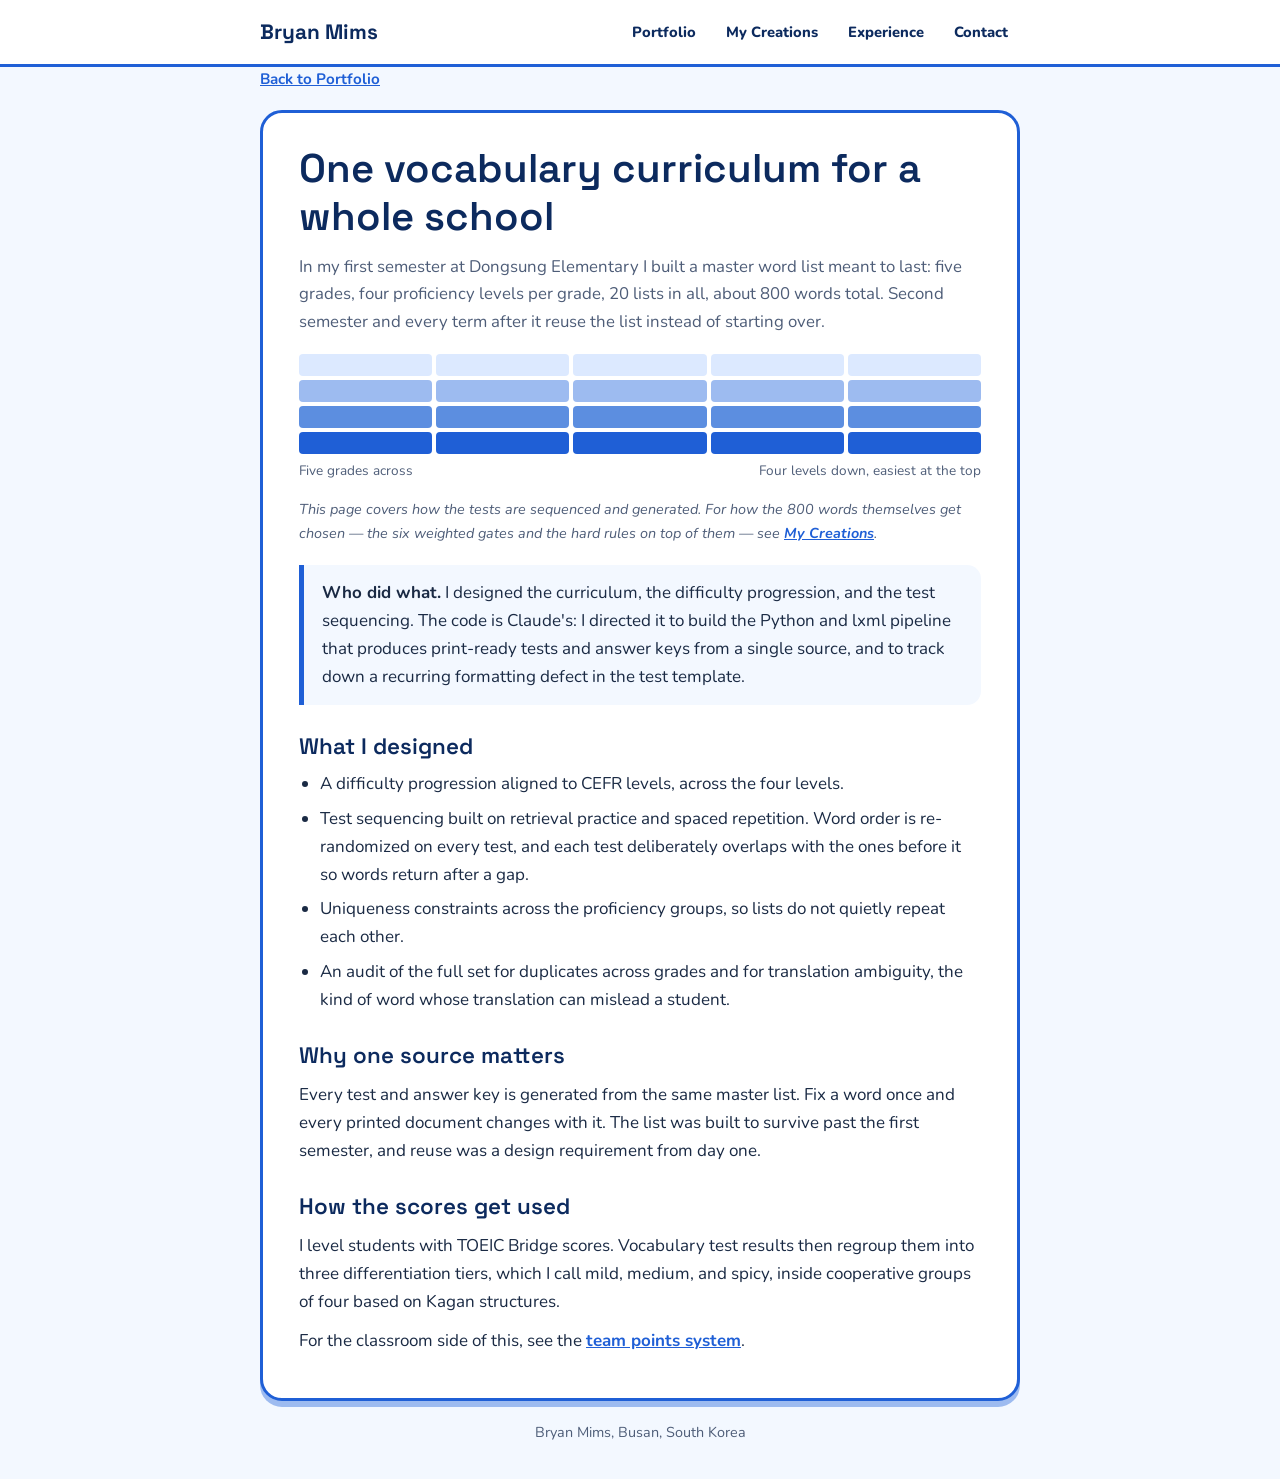
<file: vocabulary-system.html>
<!DOCTYPE html>
<html lang="en">
<head>
<meta charset="utf-8">
<meta name="viewport" content="width=device-width, initial-scale=1">
<title>Vocabulary system: 20 lists for one school | Bryan Mims</title>
<meta name="description" content="How Bryan Mims designed a 20-list vocabulary curriculum (5 grades, 4 levels) with retrieval practice and spaced repetition built into test sequencing.">
<link rel="preconnect" href="https://fonts.googleapis.com">
<link rel="preconnect" href="https://fonts.gstatic.com" crossorigin>
<link href="https://fonts.googleapis.com/css2?family=Space+Grotesk:wght@500;600;700&family=Nunito:wght@400;600;700;800&display=swap" rel="stylesheet">
<link rel="stylesheet" href="case-study.css">
</head>
<body>
<a class="skip" href="#main">Skip to content</a>

<header class="site-head">
  <div class="wrap">
    <a class="brand" href="index.html#/about">Bryan Mims</a>
    <nav aria-label="Main">
      <a href="index.html#/portfolio" aria-current="page">Portfolio</a>
      <a href="index.html#/creations">My Creations</a>
      <a href="index.html#/experience">Experience</a>
      <a href="index.html#/contact">Contact</a>
    </nav>
  </div>
</header>

<main id="main" class="wrap">
  <p class="back"><a href="index.html#/portfolio">Back to Portfolio</a></p>
  <article class="prose">
    <h1>One vocabulary curriculum for a whole school</h1>
    <p class="lede">In my first semester at Dongsung Elementary I built a master word list meant to last: five grades, four proficiency levels per grade, 20 lists in all, about 800 words total. Second semester and every term after it reuse the list instead of starting over.</p>

    <div class="biggrid" style="grid-template-columns:repeat(5,1fr)" role="img" aria-label="Grid of 20 lists, five grades across and four levels down, darker rows for higher levels">
      <span class="l1"></span><span class="l1"></span><span class="l1"></span><span class="l1"></span><span class="l1"></span>
      <span class="l2"></span><span class="l2"></span><span class="l2"></span><span class="l2"></span><span class="l2"></span>
      <span class="l3"></span><span class="l3"></span><span class="l3"></span><span class="l3"></span><span class="l3"></span>
      <span class="l4"></span><span class="l4"></span><span class="l4"></span><span class="l4"></span><span class="l4"></span>
    </div>
    <div class="legend"><span>Five grades across</span><span>Four levels down, easiest at the top</span></div>

    <p class="caption">This page covers how the tests are sequenced and generated. For how the 800 words themselves get chosen &mdash; the six weighted gates and the hard rules on top of them &mdash; see <a href="index.html#/creations">My Creations</a>.</p>

    <div class="callout">
      <p><strong>Who did what.</strong> I designed the curriculum, the difficulty progression, and the test sequencing. The code is Claude's: I directed it to build the Python and lxml pipeline that produces print-ready tests and answer keys from a single source, and to track down a recurring formatting defect in the test template.</p>
    </div>

    <h2>What I designed</h2>
    <ul class="plain">
      <li>A difficulty progression aligned to CEFR levels, across the four levels.</li>
      <li>Test sequencing built on retrieval practice and spaced repetition. Word order is re-randomized on every test, and each test deliberately overlaps with the ones before it so words return after a gap.</li>
      <li>Uniqueness constraints across the proficiency groups, so lists do not quietly repeat each other.</li>
      <li>An audit of the full set for duplicates across grades and for translation ambiguity, the kind of word whose translation can mislead a student.</li>
    </ul>

    <h2>Why one source matters</h2>
    <p>Every test and answer key is generated from the same master list. Fix a word once and every printed document changes with it. The list was built to survive past the first semester, and reuse was a design requirement from day one.</p>

    <h2>How the scores get used</h2>
    <p>I level students with TOEIC Bridge scores. Vocabulary test results then regroup them into three differentiation tiers, which I call mild, medium, and spicy, inside cooperative groups of four based on Kagan structures.</p>
    <p>For the classroom side of this, see the <a href="classroom-management.html">team points system</a>.</p>
  </article>
</main>

<footer class="site-foot wrap">
  <p>Bryan Mims, Busan, South Korea</p>
</footer>
</body>
</html>
</file>
<file: case-study.css>
/* Shared styles for case-study pages — matches index.html's design system exactly */
:root{
  --navy:#0C2A5E; --royal:#1F5FD6; --royal-dark:#0F3F9A; --sky:#DCE9FF; --ice:#F3F8FF;
  --line:#B9CFF4; --press:#9DBBF0; --ink:#1A2A44; --muted:#4E5D78; --white:#fff;
  --head:'Space Grotesk',system-ui,sans-serif; --body:'Nunito',system-ui,sans-serif;
}
*,*::before,*::after{box-sizing:border-box;margin:0;padding:0}
body{font-family:var(--body);font-size:1.0625rem;line-height:1.65;color:var(--ink);background:var(--ice);min-height:100vh}
a{color:var(--royal);font-weight:700}
a:hover{color:var(--navy)}
:focus-visible{outline:3px solid var(--navy);outline-offset:3px;border-radius:6px}
h1,h2,h3{font-family:var(--head);color:var(--navy);line-height:1.2;font-weight:600}
h1{font-size:clamp(1.8rem,4vw,2.5rem);margin-bottom:.6rem}
h2{font-size:1.4rem;margin:1.8rem 0 .6rem}
.skip{position:absolute;left:-999px;top:8px;background:var(--navy);color:#fff;padding:8px 14px;border-radius:8px;z-index:200}
.skip:focus{left:8px}

.wrap{max-width:800px;margin:0 auto;padding:0 20px}
header.site-head{background:var(--white);border-bottom:3px solid var(--royal);padding:14px 0;position:sticky;top:0;z-index:10}
header.site-head .wrap{display:flex;align-items:center;justify-content:space-between;flex-wrap:wrap;gap:10px}
.brand{font-family:var(--head);font-size:1.3rem;font-weight:700;color:var(--navy);text-decoration:none}
header.site-head nav{display:flex;gap:6px;flex-wrap:wrap}
header.site-head nav a{color:var(--navy);text-decoration:none;font-weight:800;font-size:.92rem;padding:6px 12px;border-radius:999px}
header.site-head nav a:hover{background:var(--sky)}

main{padding:34px 0 60px}
.back{margin-bottom:18px;font-size:.95rem}
article.prose{background:var(--white);border:3px solid var(--royal);border-radius:22px;box-shadow:0 6px 0 var(--press);padding:32px 36px}
.lede{color:var(--muted);font-size:1.05rem;margin-bottom:.4rem}
.prose ul.plain{padding-left:1.3rem;margin:.6rem 0}
.prose ul.plain li{margin:.4rem 0}
.prose p{margin:.7rem 0}
.pill{display:inline-block;font-size:.72rem;font-weight:800;padding:3px 10px;border-radius:999px;background:var(--sky);color:var(--royal-dark);border:1.5px solid var(--line);vertical-align:middle;margin-left:6px}

.callout{background:var(--ice);border-left:5px solid var(--royal);border-radius:0 14px 14px 0;padding:14px 18px;margin:1.2rem 0}
.callout p{margin:0}

.caption{font-size:.9rem;color:var(--muted);font-style:italic}

footer.site-foot{text-align:center;color:var(--muted);font-size:.9rem;padding:20px 0 34px}

/* vocabulary grid */
.biggrid{display:grid;gap:4px;margin:18px 0 6px}
.biggrid span{display:block;height:22px;border-radius:4px}
.l1{background:#DCE9FF}.l2{background:#9DBBF0}.l3{background:#5C8EE0}.l4{background:#1F5FD6}
.legend{display:flex;justify-content:space-between;font-size:.85rem;color:var(--muted);margin-bottom:1rem}

/* interactive lesson-builder demo */
.stage{background:#FFF4DE;border:3px solid var(--royal);border-radius:16px;padding:16px;margin:1rem 0}
.chrome{display:flex;align-items:center;justify-content:space-between;gap:10px;flex-wrap:wrap;background:#123642;border-radius:10px;padding:8px 12px;margin-bottom:14px}
.teams{display:flex;gap:8px;flex-wrap:wrap}
.team{display:flex;align-items:center;gap:4px;background:#1d4a58;border-radius:999px;padding:3px 8px;color:#fff;font-size:.85rem}
.team .dot{width:9px;height:9px;border-radius:50%}
.t1{background:#E85C5C}.t2{background:#4C9BE8}.t3{background:#4CAF7D}.t4{background:#FFC94D}
.team .mini{background:none;border:1px solid #fff6;color:#fff;border-radius:50%;width:18px;height:18px;font-size:.8rem;cursor:pointer}
.tools{display:flex;align-items:center;gap:8px;flex-wrap:wrap}
.clock{color:#FFC94D;font-weight:800;font-family:var(--head)}
.chalkbtn{background:#fff;border:2px solid var(--royal);border-radius:8px;padding:5px 10px;font-size:.85rem;font-weight:700;cursor:pointer;color:var(--royal-dark)}
.chalkbtn:hover{background:var(--sky)}
.picked{color:#fff;font-weight:700;font-size:.9rem}
.slide{background:#fff;border-radius:12px;padding:22px;text-align:center}
.word{font-family:var(--head);font-size:2rem;color:var(--navy);font-weight:700}
.ko{color:var(--muted);min-height:1.4em}
.sentence{margin-top:8px;color:var(--ink)}

@media (max-width:640px){article.prose{padding:22px 20px}}
</file>
